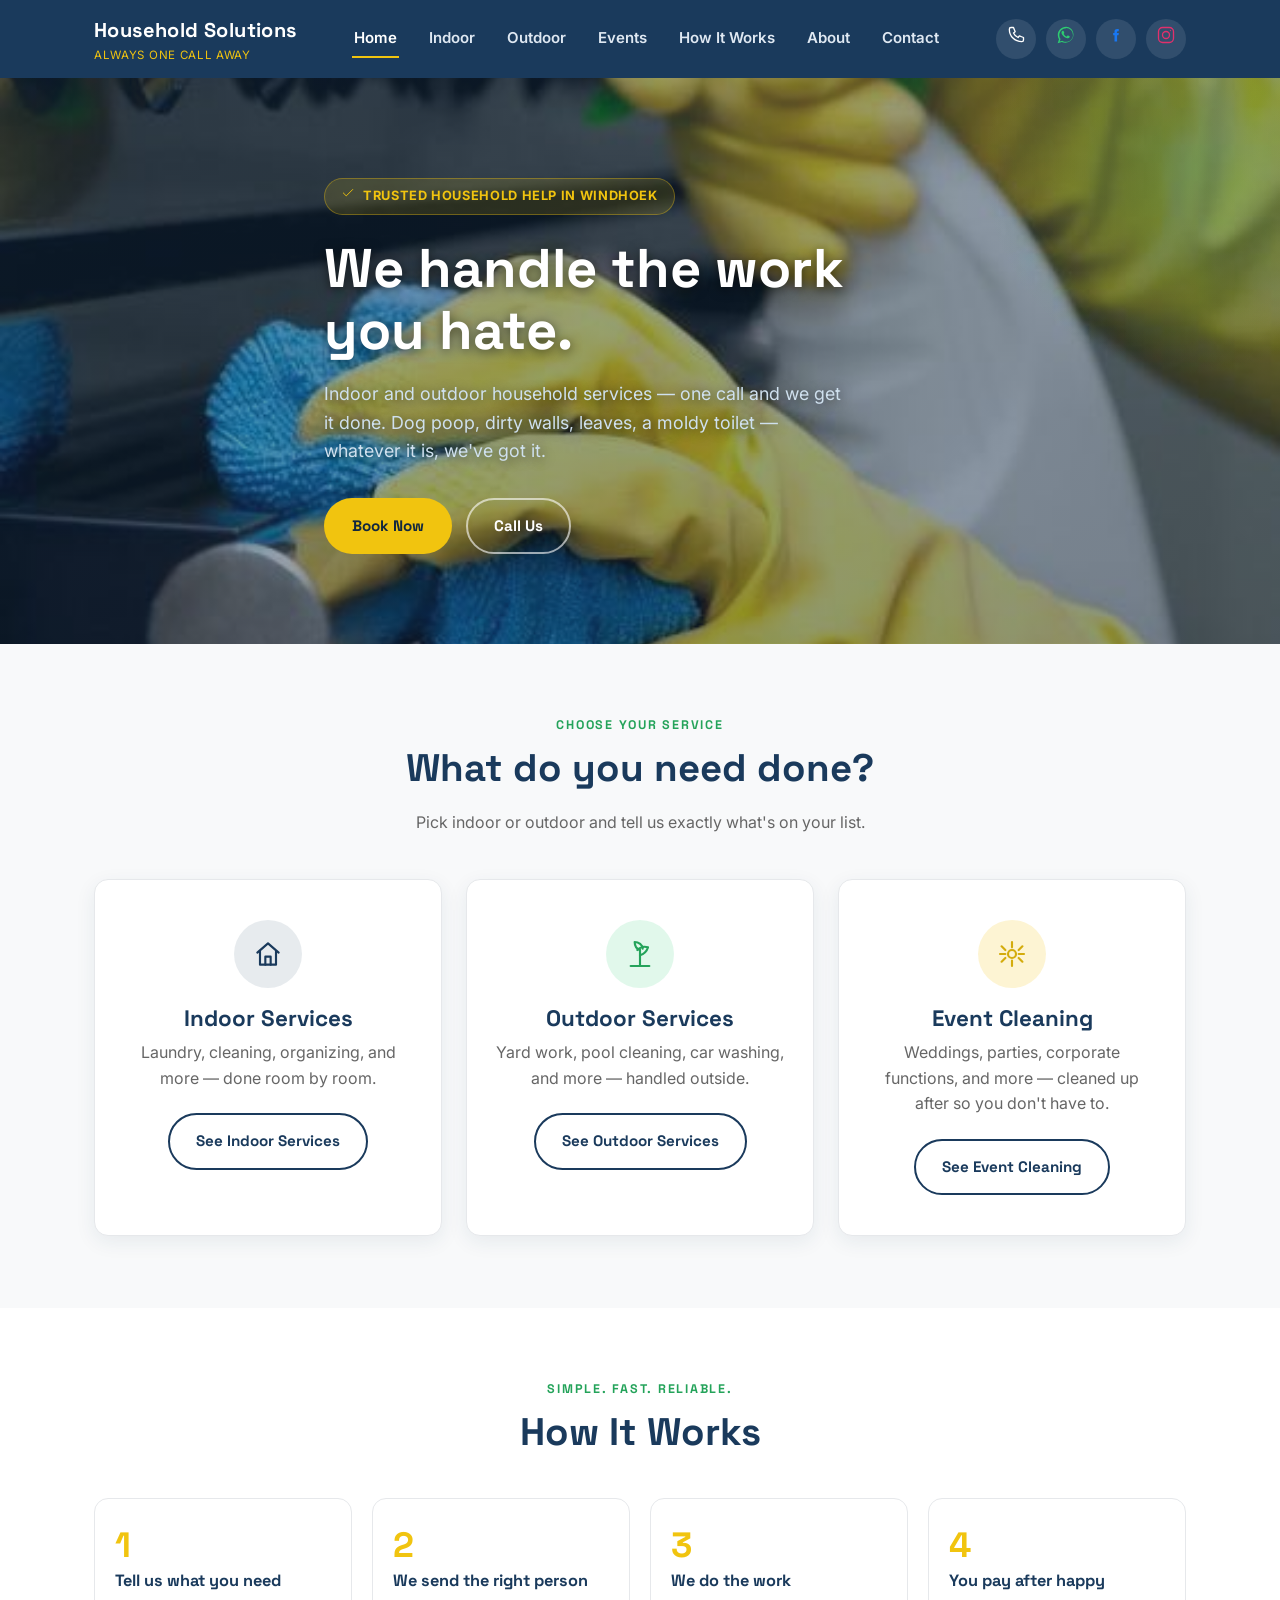
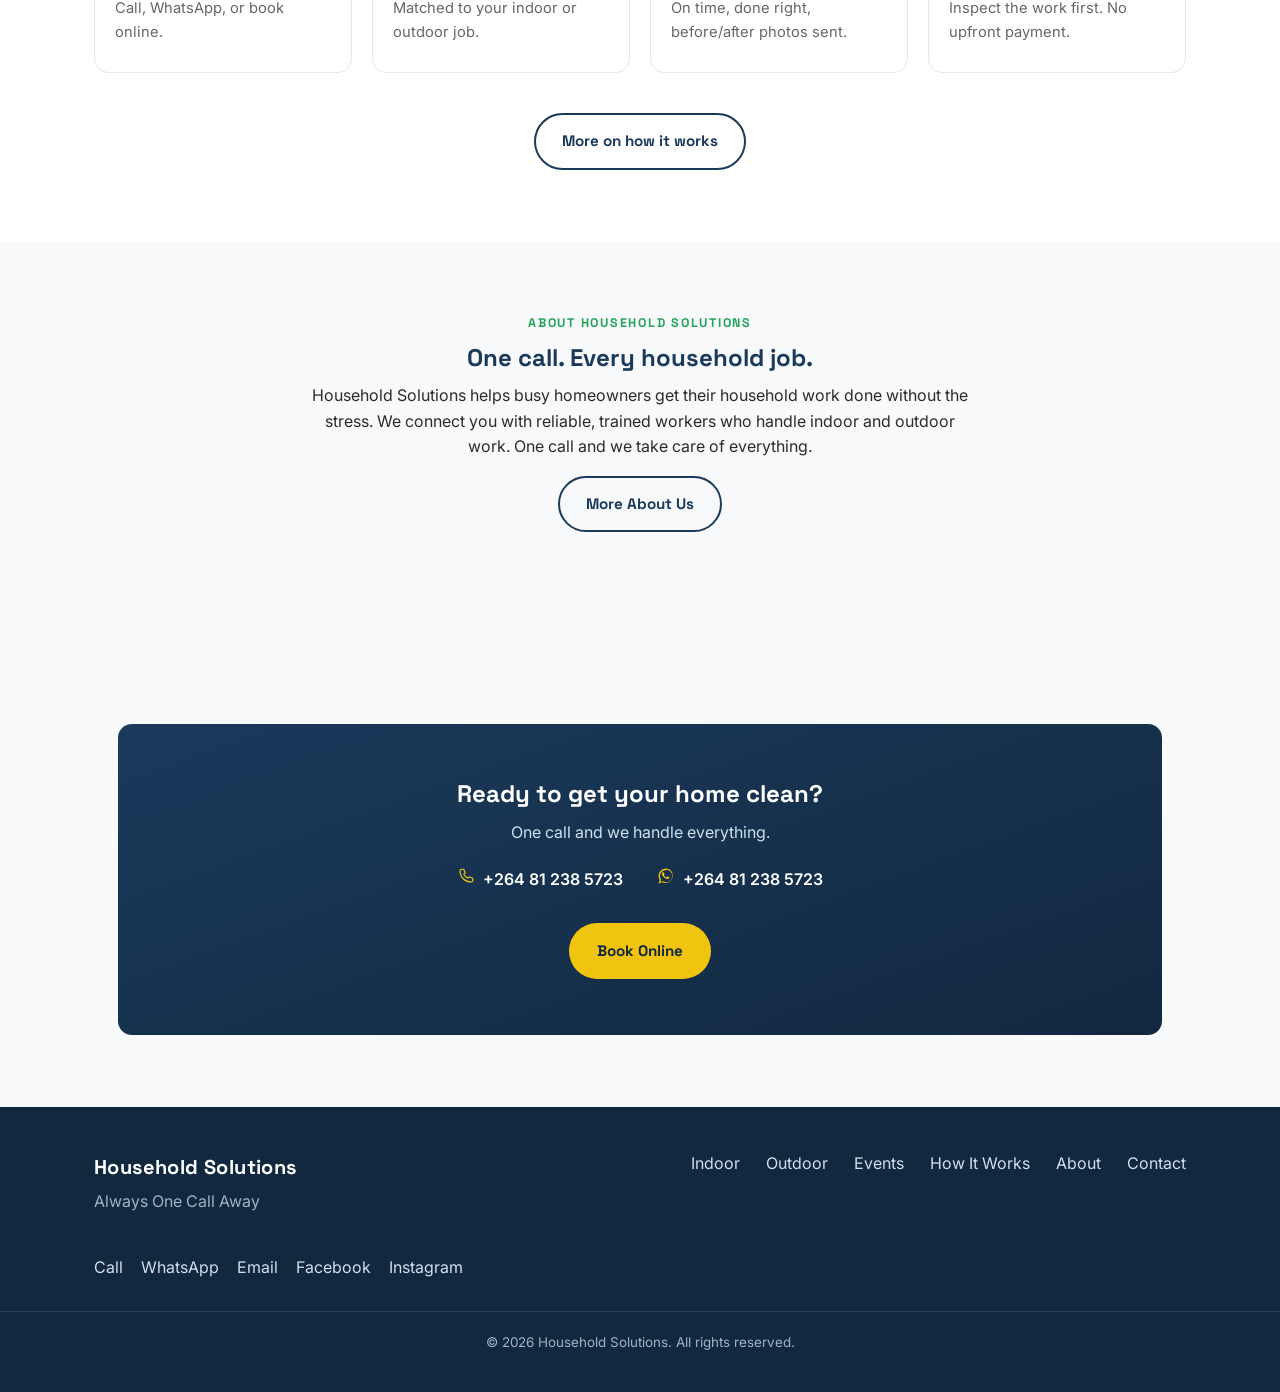
<file: index.html>
<!DOCTYPE html>
<html lang="en">
<head>
<meta charset="UTF-8">
<meta name="viewport" content="width=device-width, initial-scale=1.0">
<title>Household Solutions — Always One Call Away</title>
<meta name="description" content="Indoor and outdoor household services in Windhoek. One call and we get it done.">
<link rel="stylesheet" href="styles.css">
<link rel="icon" href="favicon.ico" sizes="any">
<link rel="icon" type="image/png" sizes="32x32" href="favicon-32x32.png">
<link rel="icon" type="image/png" sizes="16x16" href="favicon-16x16.png">
<link rel="apple-touch-icon" href="apple-touch-icon.png">
</head>
<body class="home-page">

<header class="site-header">
  <div class="wrap header-inner">
    <a href="index.html" class="brand">
      <span class="brand-name">Household Solutions</span>
      <span class="brand-tag">Always One Call Away</span>
    </a>
    <nav class="main-nav">
      <a class="nav-link" href="index.html">Home</a>
      <a class="nav-link" href="indoor.html">Indoor</a>
      <a class="nav-link" href="outdoor.html">Outdoor</a>
      <a class="nav-link" href="events.html">Events</a>
      <a class="nav-link" href="how-it-works.html">How It Works</a>
      <a class="nav-link" href="about.html">About</a>
      <a class="nav-link" href="contact.html">Contact</a>
    </nav>
    <div class="header-actions">
      <a class="icon-btn" data-tel-href href="#" aria-label="Call us"><span data-icon="phone"></span></a>
      <a class="icon-btn wa" data-wa-href href="#" target="_blank" aria-label="WhatsApp us"><span data-icon="whatsapp"></span></a>
      <a class="icon-btn fb" href="https://www.facebook.com/profile.php?id=61592919043495" target="_blank" rel="noopener" aria-label="Facebook"><span data-icon="facebook"></span></a>
      <a class="icon-btn ig" href="https://www.instagram.com/householdsolutions972026/" target="_blank" rel="noopener" aria-label="Instagram"><span data-icon="instagram"></span></a>
      <button class="nav-toggle" aria-label="Menu">
        <svg viewBox="0 0 24 24" fill="none" stroke="currentColor" stroke-width="2" stroke-linecap="round"><path d="M3 6h18M3 12h18M3 18h18"/></svg>
      </button>
    </div>
  </div>
</header>

<section class="hero">
  <div class="wrap hero-inner">
    <span class="hero-badge"><span data-icon="check"></span> Trusted household help in Windhoek</span>
    <h1>We handle the work you hate.</h1>
    <p class="lead">Indoor and outdoor household services — one call and we get it done. Dog poop, dirty walls, leaves, a moldy toilet — whatever it is, we've got it.</p>
    <div class="btn-row">
      <a href="booking.html" class="btn btn-gold">Book Now</a>
      <a data-tel-href href="#" class="btn btn-outline">Call Us</a>
    </div>
  </div>
</section>

<section class="section">
  <div class="wrap">
    <div class="section-head">
      <span class="eyebrow">Choose your service</span>
      <h2>What do you need done?</h2>
      <p>Pick indoor or outdoor and tell us exactly what's on your list.</p>
    </div>
    <div class="choice-grid">
      <a href="indoor.html" class="choice-card indoor">
        <div class="choice-icon" data-icon="home"></div>
        <h3>Indoor Services</h3>
        <p>Laundry, cleaning, organizing, and more — done room by room.</p>
        <span class="btn btn-outline-blue">See Indoor Services</span>
      </a>
      <a href="outdoor.html" class="choice-card outdoor">
        <div class="choice-icon" data-icon="yard"></div>
        <h3>Outdoor Services</h3>
        <p>Yard work, pool cleaning, car washing, and more — handled outside.</p>
        <span class="btn btn-outline-blue">See Outdoor Services</span>
      </a>
      <a href="events.html" class="choice-card events">
        <div class="choice-icon" data-icon="general"></div>
        <h3>Event Cleaning</h3>
        <p>Weddings, parties, corporate functions, and more — cleaned up after so you don't have to.</p>
        <span class="btn btn-outline-blue">See Event Cleaning</span>
      </a>
    </div>
  </div>
</section>

<section class="section section-alt">
  <div class="wrap">
    <div class="section-head">
      <span class="eyebrow">Simple. Fast. Reliable.</span>
      <h2>How It Works</h2>
    </div>
    <div class="steps-grid">
      <div class="step-card"><div class="step-num">1</div><h4>Tell us what you need</h4><p>Call, WhatsApp, or book online.</p></div>
      <div class="step-card"><div class="step-num">2</div><h4>We send the right person</h4><p>Matched to your indoor or outdoor job.</p></div>
      <div class="step-card"><div class="step-num">3</div><h4>We do the work</h4><p>On time, done right, before/after photos sent.</p></div>
      <div class="step-card"><div class="step-num">4</div><h4>You pay after happy</h4><p>Inspect the work first. No upfront payment.</p></div>
    </div>
    <div class="center mt-40">
      <a href="how-it-works.html" class="btn btn-outline-blue">More on how it works</a>
    </div>
  </div>
</section>

<section class="section">
  <div class="wrap about-copy">
    <span class="eyebrow">About Household Solutions</span>
    <h2>One call. Every household job.</h2>
    <p>Household Solutions helps busy homeowners get their household work done without the stress. We connect you with reliable, trained workers who handle indoor and outdoor work. One call and we take care of everything.</p>
    <a href="about.html" class="btn btn-outline-blue">More About Us</a>
  </div>
</section>

<section class="section">
  <div class="wrap">
    <div class="cta-band">
      <h2>Ready to get your home clean?</h2>
      <p>One call and we handle everything.</p>
      <div class="cta-contacts">
        <span class="cta-contact"><span data-icon="phone"></span> <span data-phone-text></span></span>
        <span class="cta-contact"><span data-icon="whatsapp"></span> <span data-phone-text></span></span>
      </div>
      <a href="booking.html" class="btn btn-gold">Book Online</a>
    </div>
  </div>
</section>

<footer class="site-footer">
  <div class="wrap footer-inner">
    <div class="footer-brand">
      <span class="brand-name">Household Solutions</span>
      <p style="color:#9db3c6;margin-top:6px;">Always One Call Away</p>
    </div>
    <nav class="footer-links">
      <a href="indoor.html">Indoor</a>
      <a href="outdoor.html">Outdoor</a>
      <a href="events.html">Events</a>
      <a href="how-it-works.html">How It Works</a>
      <a href="about.html">About</a>
      <a href="contact.html">Contact</a>
    </nav>
    <div class="footer-contacts">
      <a data-tel-href href="#">Call</a>
      <a data-wa-href href="#" target="_blank">WhatsApp</a>
      <a href="mailto:householdsolutions97@gmail.com">Email</a>
      <a href="https://www.facebook.com/profile.php?id=61592919043495" target="_blank" rel="noopener">Facebook</a>
      <a href="https://www.instagram.com/householdsolutions972026/" target="_blank" rel="noopener">Instagram</a>
    </div>
  </div>
  <p class="footer-bottom">© 2026 Household Solutions. All rights reserved.</p>
</footer>

<script src="icons.js"></script>
<script src="main.js"></script>
</body>
</html>
</file>
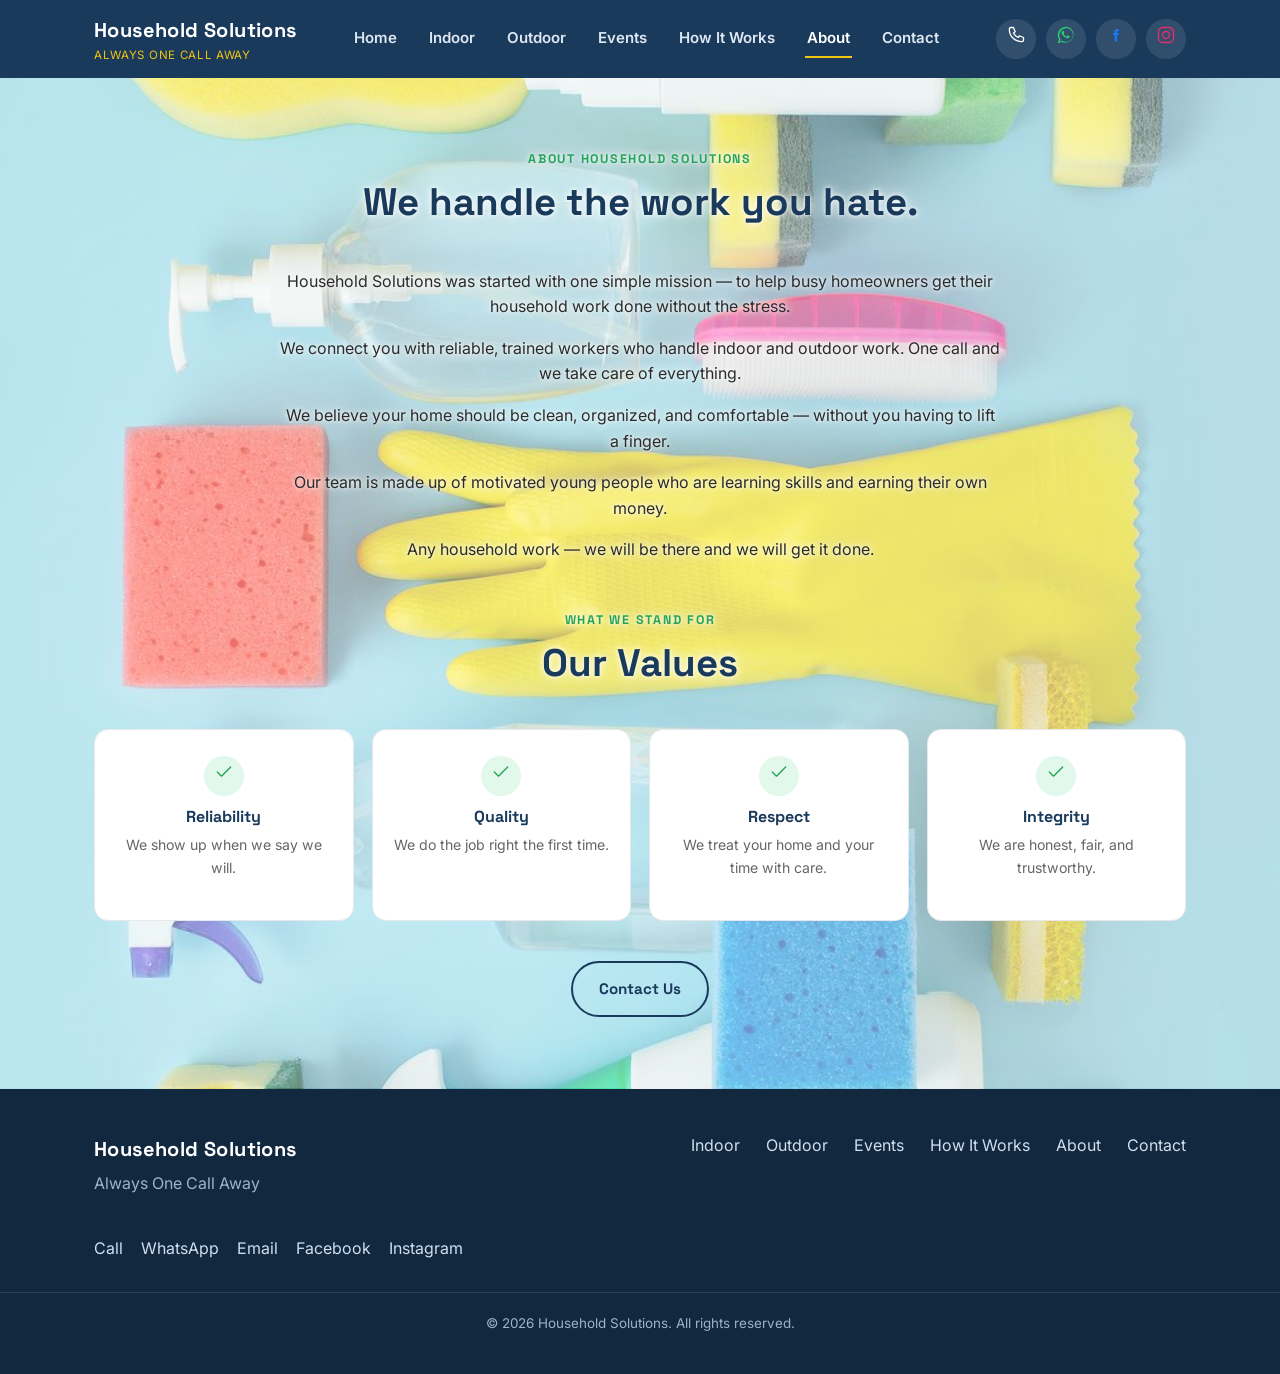
<file: about.html>
<!DOCTYPE html>
<html lang="en">
<head>
<meta charset="UTF-8">
<meta name="viewport" content="width=device-width, initial-scale=1.0">
<title>About Us — Household Solutions</title>
<link rel="stylesheet" href="styles.css">
<link rel="icon" href="favicon.ico" sizes="any">
<link rel="icon" type="image/png" sizes="32x32" href="favicon-32x32.png">
<link rel="icon" type="image/png" sizes="16x16" href="favicon-16x16.png">
<link rel="apple-touch-icon" href="apple-touch-icon.png">
</head>
<body class="about-page">

<header class="site-header">
  <div class="wrap header-inner">
    <a href="index.html" class="brand">
      <span class="brand-name">Household Solutions</span>
      <span class="brand-tag">Always One Call Away</span>
    </a>
    <nav class="main-nav">
      <a class="nav-link" href="index.html">Home</a>
      <a class="nav-link" href="indoor.html">Indoor</a>
      <a class="nav-link" href="outdoor.html">Outdoor</a>
      <a class="nav-link" href="events.html">Events</a>
      <a class="nav-link" href="how-it-works.html">How It Works</a>
      <a class="nav-link active" href="about.html">About</a>
      <a class="nav-link" href="contact.html">Contact</a>
    </nav>
    <div class="header-actions">
      <a class="icon-btn" data-tel-href href="#" aria-label="Call us"><span data-icon="phone"></span></a>
      <a class="icon-btn wa" data-wa-href href="#" target="_blank" aria-label="WhatsApp us"><span data-icon="whatsapp"></span></a>
      <a class="icon-btn fb" href="https://www.facebook.com/profile.php?id=61592919043495" target="_blank" rel="noopener" aria-label="Facebook"><span data-icon="facebook"></span></a>
      <a class="icon-btn ig" href="https://www.instagram.com/householdsolutions972026/" target="_blank" rel="noopener" aria-label="Instagram"><span data-icon="instagram"></span></a>
      <button class="nav-toggle" aria-label="Menu">
        <svg viewBox="0 0 24 24" fill="none" stroke="currentColor" stroke-width="2" stroke-linecap="round"><path d="M3 6h18M3 12h18M3 18h18"/></svg>
      </button>
    </div>
  </div>
</header>

<section class="section">
  <div class="wrap">
    <div class="section-head">
      <span class="eyebrow">About Household Solutions</span>
      <h2>We handle the work you hate.</h2>
    </div>

    <div class="about-copy">
      <p>Household Solutions was started with one simple mission — to help busy homeowners get their household work done without the stress.</p>
      <p>We connect you with reliable, trained workers who handle indoor and outdoor work. One call and we take care of everything.</p>
      <p>We believe your home should be clean, organized, and comfortable — without you having to lift a finger.</p>
      <p>Our team is made up of motivated young people who are learning skills and earning their own money.</p>
      <p>Any household work — we will be there and we will get it done.</p>
    </div>

    <div class="section-head">
      <span class="eyebrow">What we stand for</span>
      <h2>Our Values</h2>
    </div>

    <div class="values-grid">
      <div class="value-card">
        <div class="value-check"><span data-icon="check"></span></div>
        <h4>Reliability</h4>
        <p style="font-size:0.88rem;color:var(--text-light);margin-top:8px;">We show up when we say we will.</p>
      </div>
      <div class="value-card">
        <div class="value-check"><span data-icon="check"></span></div>
        <h4>Quality</h4>
        <p style="font-size:0.88rem;color:var(--text-light);margin-top:8px;">We do the job right the first time.</p>
      </div>
      <div class="value-card">
        <div class="value-check"><span data-icon="check"></span></div>
        <h4>Respect</h4>
        <p style="font-size:0.88rem;color:var(--text-light);margin-top:8px;">We treat your home and your time with care.</p>
      </div>
      <div class="value-card">
        <div class="value-check"><span data-icon="check"></span></div>
        <h4>Integrity</h4>
        <p style="font-size:0.88rem;color:var(--text-light);margin-top:8px;">We are honest, fair, and trustworthy.</p>
      </div>
    </div>

    <div class="center mt-40">
      <a href="contact.html" class="btn btn-outline-blue">Contact Us</a>
    </div>
  </div>
</section>

<footer class="site-footer">
  <div class="wrap footer-inner">
    <div class="footer-brand">
      <span class="brand-name">Household Solutions</span>
      <p style="color:#9db3c6;margin-top:6px;">Always One Call Away</p>
    </div>
    <nav class="footer-links">
      <a href="indoor.html">Indoor</a>
      <a href="outdoor.html">Outdoor</a>
      <a href="events.html">Events</a>
      <a href="how-it-works.html">How It Works</a>
      <a href="about.html">About</a>
      <a href="contact.html">Contact</a>
    </nav>
    <div class="footer-contacts">
      <a data-tel-href href="#">Call</a>
      <a data-wa-href href="#" target="_blank">WhatsApp</a>
      <a href="mailto:householdsolutions97@gmail.com">Email</a>
      <a href="https://www.facebook.com/profile.php?id=61592919043495" target="_blank" rel="noopener">Facebook</a>
      <a href="https://www.instagram.com/householdsolutions972026/" target="_blank" rel="noopener">Instagram</a>
    </div>
  </div>
  <p class="footer-bottom">© 2026 Household Solutions. All rights reserved.</p>
</footer>

<script src="icons.js"></script>
<script src="main.js"></script>
</body>
</html>
</file>
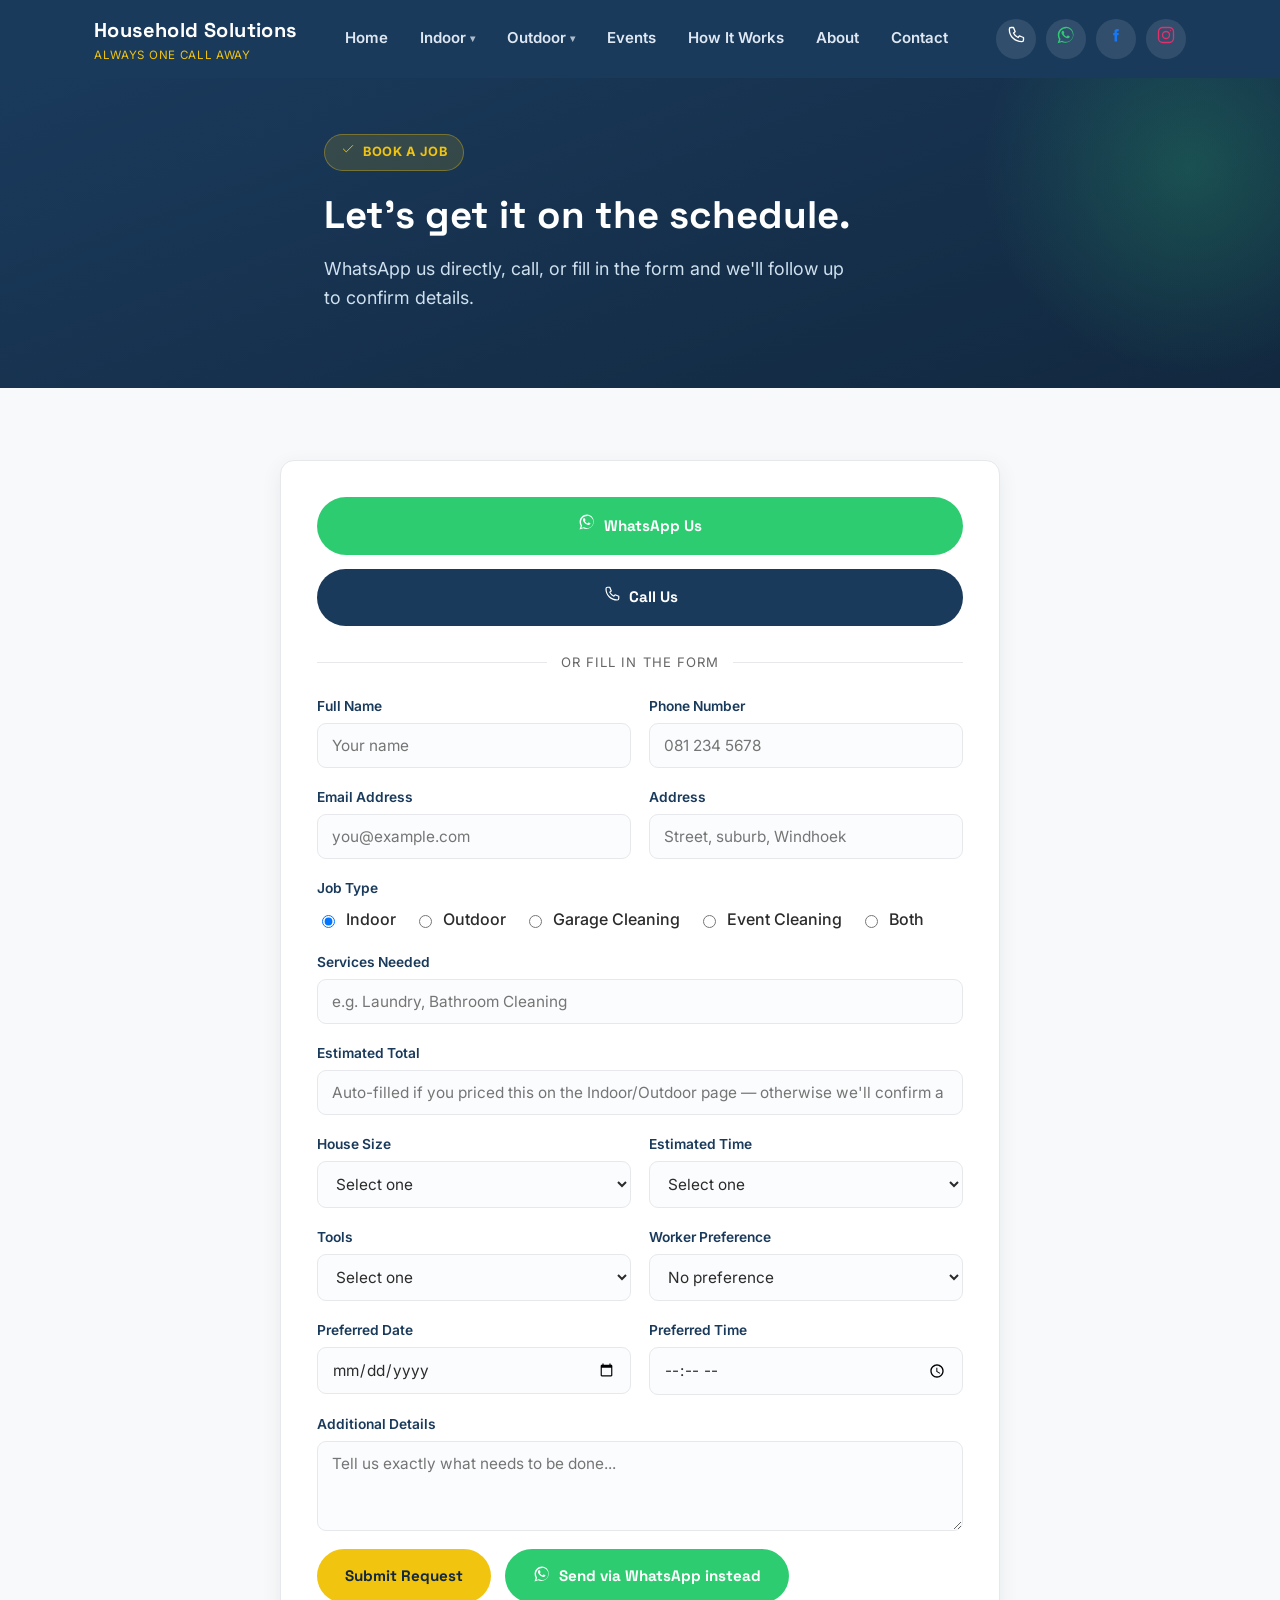
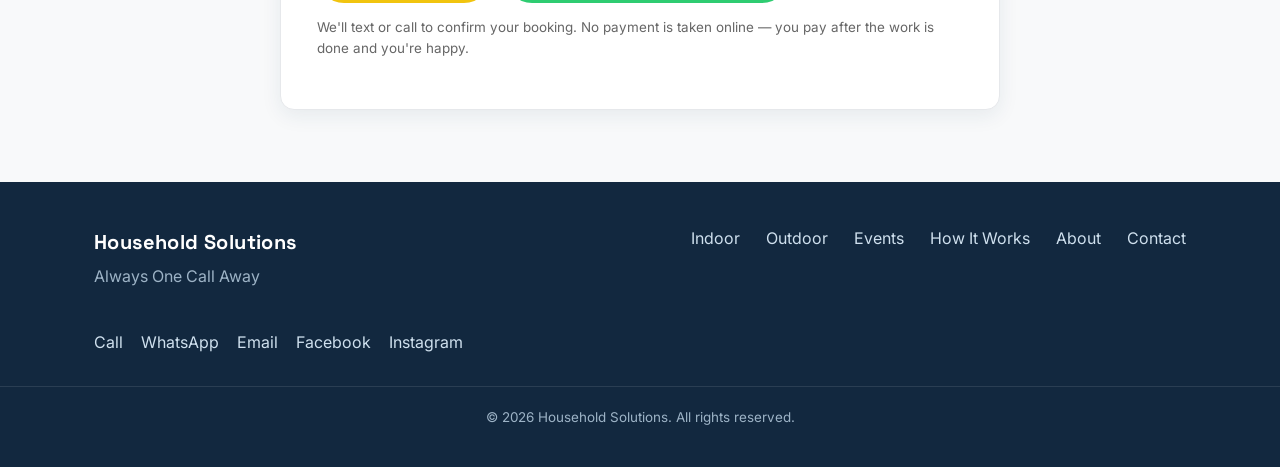
<file: booking.html>
<!DOCTYPE html>
<html lang="en">
<head>
<meta charset="UTF-8">
<meta name="viewport" content="width=device-width, initial-scale=1.0">
<title>Book a Job — Household Solutions</title>
<meta name="description" content="Book a household job in Windhoek — indoor, outdoor, or event cleaning. WhatsApp, call, or fill in the booking form and we'll confirm the details.">
<link rel="canonical" href="https://steveselviro-droid.github.io/HouseHold-Solutions/booking.html">
<meta property="og:type" content="website">
<meta property="og:title" content="Book a Job — Household Solutions">
<meta property="og:description" content="Book a household job in Windhoek — indoor, outdoor, or event cleaning. WhatsApp, call, or fill in the booking form and we'll confirm the details.">
<meta property="og:url" content="https://steveselviro-droid.github.io/HouseHold-Solutions/booking.html">
<meta property="og:image" content="https://steveselviro-droid.github.io/HouseHold-Solutions/images/home-bg.jpg">
<meta name="twitter:card" content="summary_large_image">
<meta name="twitter:title" content="Book a Job — Household Solutions">
<meta name="twitter:description" content="Book a household job in Windhoek — indoor, outdoor, or event cleaning. WhatsApp, call, or fill in the booking form and we'll confirm the details.">
<link rel="stylesheet" href="styles.css">
<link rel="icon" href="favicon.ico" sizes="any">
<link rel="icon" type="image/png" sizes="32x32" href="favicon-32x32.png">
<link rel="icon" type="image/png" sizes="16x16" href="favicon-16x16.png">
<link rel="apple-touch-icon" href="apple-touch-icon.png">
</head>
<body>

<header class="site-header">
  <div class="wrap header-inner">
    <a href="index.html" class="brand">
      <span class="brand-name">Household Solutions</span>
      <span class="brand-tag">Always One Call Away</span>
    </a>
    <nav class="main-nav">
      <a class="nav-link" href="index.html">Home</a>
      <div class="nav-item has-dropdown">
        <a class="nav-link" href="indoor.html">Indoor</a>
        <div class="nav-dropdown">
          <span class="nav-dropdown-label">Jump to house size</span>
          <a href="indoor.html#size-small">Small <span>2 bed</span></a>
          <a href="indoor.html#size-medium">Medium <span>3 bed</span></a>
          <a href="indoor.html#size-large">Large <span>4 bed</span></a>
          <a href="indoor.html#size-xl">XL <span>5+ bed</span></a>
        </div>
      </div>
      <div class="nav-item has-dropdown">
        <a class="nav-link" href="outdoor.html">Outdoor</a>
        <div class="nav-dropdown">
          <span class="nav-dropdown-label">Jump to size / job</span>
          <a href="outdoor.html#size-small">Small <span>yard</span></a>
          <a href="outdoor.html#size-medium">Medium <span>yard</span></a>
          <a href="outdoor.html#size-large">Large <span>yard</span></a>
          <a href="outdoor.html#size-xl">XL <span>yard</span></a>
          <a href="outdoor.html#garage">Garage <span>cleaning</span></a>
        </div>
      </div>
      <a class="nav-link" href="events.html">Events</a>
      <a class="nav-link" href="how-it-works.html">How It Works</a>
      <a class="nav-link" href="about.html">About</a>
      <a class="nav-link" href="contact.html">Contact</a>
    </nav>
    <div class="header-actions">
      <a class="icon-btn" data-tel-href href="#" aria-label="Call us"><span data-icon="phone"></span></a>
      <a class="icon-btn wa" data-wa-href href="#" target="_blank" aria-label="WhatsApp us"><span data-icon="whatsapp"></span></a>
      <a class="icon-btn fb" href="https://www.facebook.com/profile.php?id=61592919043495" target="_blank" rel="noopener" aria-label="Facebook"><span data-icon="facebook"></span></a>
      <a class="icon-btn ig" href="https://www.instagram.com/householdsolutions972026/" target="_blank" rel="noopener" aria-label="Instagram"><span data-icon="instagram"></span></a>
      <button class="nav-toggle" aria-label="Menu">
        <svg viewBox="0 0 24 24" fill="none" stroke="currentColor" stroke-width="2" stroke-linecap="round"><path d="M3 6h18M3 12h18M3 18h18"/></svg>
      </button>
    </div>
  </div>
</header>

<section class="hero" style="padding:56px 0 44px;">
  <div class="wrap hero-inner">
    <span class="hero-badge"><span data-icon="check"></span> Book a job</span>
    <h1 style="font-size:clamp(1.8rem,4vw,2.4rem);">Let's get it on the schedule.</h1>
    <p class="lead">WhatsApp us directly, call, or fill in the form and we'll follow up to confirm details.</p>
  </div>
</section>

<section class="section">
  <div class="wrap">
    <div class="form-shell">

      <div class="quick-actions">
        <a data-wa-href href="#" target="_blank" class="btn btn-green btn-block"><span data-icon="whatsapp"></span> WhatsApp Us</a>
        <a data-tel-href href="#" class="btn btn-blue btn-block"><span data-icon="phone"></span> Call Us</a>
      </div>

      <div class="divider">or fill in the form</div>

      <form id="booking-form" data-formspree action="https://formspree.io/f/moeawbnz" method="POST">
        <div class="form-success" id="success-msg"></div>

        <div class="field-grid">
          <div class="field">
            <label for="name">Full Name</label>
            <input id="name" name="name" type="text" required placeholder="Your name">
          </div>
          <div class="field">
            <label for="phone">Phone Number</label>
            <input id="phone" name="phone" type="tel" required placeholder="081 234 5678">
          </div>
        </div>

        <div class="field-grid">
          <div class="field">
            <label for="email">Email Address</label>
            <input id="email" name="email" type="email" placeholder="you@example.com">
          </div>
          <div class="field">
            <label for="address">Address</label>
            <input id="address" name="address" type="text" required placeholder="Street, suburb, Windhoek">
          </div>
        </div>

        <fieldset>
          <legend>Job Type</legend>
          <div class="radio-row">
            <label><input type="radio" name="job_type" value="Indoor" checked> Indoor</label>
            <label><input type="radio" name="job_type" value="Outdoor"> Outdoor</label>
            <label><input type="radio" name="job_type" value="Garage Cleaning"> Garage Cleaning</label>
            <label><input type="radio" name="job_type" value="Events"> Event Cleaning</label>
            <label><input type="radio" name="job_type" value="Both"> Both</label>
          </div>
        </fieldset>

        <div class="field">
          <label for="services">Services Needed</label>
          <input id="services" name="services" type="text" placeholder="e.g. Laundry, Bathroom Cleaning">
        </div>

        <div class="field">
          <label for="total">Estimated Total</label>
          <input id="total" name="total" type="text" placeholder="Auto-filled if you priced this on the Indoor/Outdoor page — otherwise we'll confirm a quote with you">
        </div>

        <div class="field-grid">
          <div class="field">
            <label for="area_size">House Size</label>
            <select id="area_size" name="area_size">
              <option value="">Select one</option>
              <option>Small (2 bed, 1 bath)</option>
              <option>Medium (3 bed, 1–2 bath)</option>
              <option>Large (4 bed, 2–3 bath)</option>
              <option>XL (5+ bed, 3+ bath)</option>
              <option>Not sure</option>
            </select>
          </div>
          <div class="field">
            <label for="estimated_time">Estimated Time</label>
            <select id="estimated_time" name="estimated_time">
              <option value="">Select one</option>
              <option>Around 2 hours</option>
              <option>Around 4 hours</option>
              <option>Full day</option>
              <option>Not sure</option>
            </select>
          </div>
        </div>

        <div class="field-grid">
          <div class="field">
            <label for="tools">Tools</label>
            <select id="tools" name="tools">
              <option value="">Select one</option>
              <option>We'll bring our own tools</option>
              <option>Client will provide tools</option>
            </select>
          </div>
          <div class="field">
            <label for="worker_pref">Worker Preference</label>
            <select id="worker_pref" name="worker_pref">
              <option value="">No preference</option>
              <option>Male worker</option>
              <option>Female worker</option>
            </select>
          </div>
        </div>

        <div class="field-grid">
          <div class="field">
            <label for="date">Preferred Date</label>
            <input id="date" name="date" type="date">
          </div>
          <div class="field">
            <label for="time">Preferred Time</label>
            <input id="time" name="time" type="time">
          </div>
        </div>

        <div class="field">
          <label for="details">Additional Details</label>
          <textarea id="details" name="details" placeholder="Tell us exactly what needs to be done..."></textarea>
        </div>

        <div class="btn-row">
          <button type="submit" class="btn btn-gold">Submit Request</button>
          <button type="button" class="btn btn-green wa-prefill"><span data-icon="whatsapp"></span> Send via WhatsApp instead</button>
        </div>
        <p class="form-note">We'll text or call to confirm your booking. No payment is taken online — you pay after the work is done and you're happy.</p>
      </form>
    </div>
  </div>
</section>

<footer class="site-footer">
  <div class="wrap footer-inner">
    <div class="footer-brand">
      <span class="brand-name">Household Solutions</span>
      <p style="color:#9db3c6;margin-top:6px;">Always One Call Away</p>
    </div>
    <nav class="footer-links">
      <a href="indoor.html">Indoor</a>
      <a href="outdoor.html">Outdoor</a>
      <a href="events.html">Events</a>
      <a href="how-it-works.html">How It Works</a>
      <a href="about.html">About</a>
      <a href="contact.html">Contact</a>
    </nav>
    <div class="footer-contacts">
      <a data-tel-href href="#">Call</a>
      <a data-wa-href href="#" target="_blank">WhatsApp</a>
      <a href="mailto:householdsolutions97@gmail.com">Email</a>
      <a href="https://www.facebook.com/profile.php?id=61592919043495" target="_blank" rel="noopener">Facebook</a>
      <a href="https://www.instagram.com/householdsolutions972026/" target="_blank" rel="noopener">Instagram</a>
    </div>
  </div>
  <p class="footer-bottom">© 2026 Household Solutions. All rights reserved.</p>
</footer>

<script src="icons.js"></script>
<script src="main.js"></script>
</body>
</html>
</file>
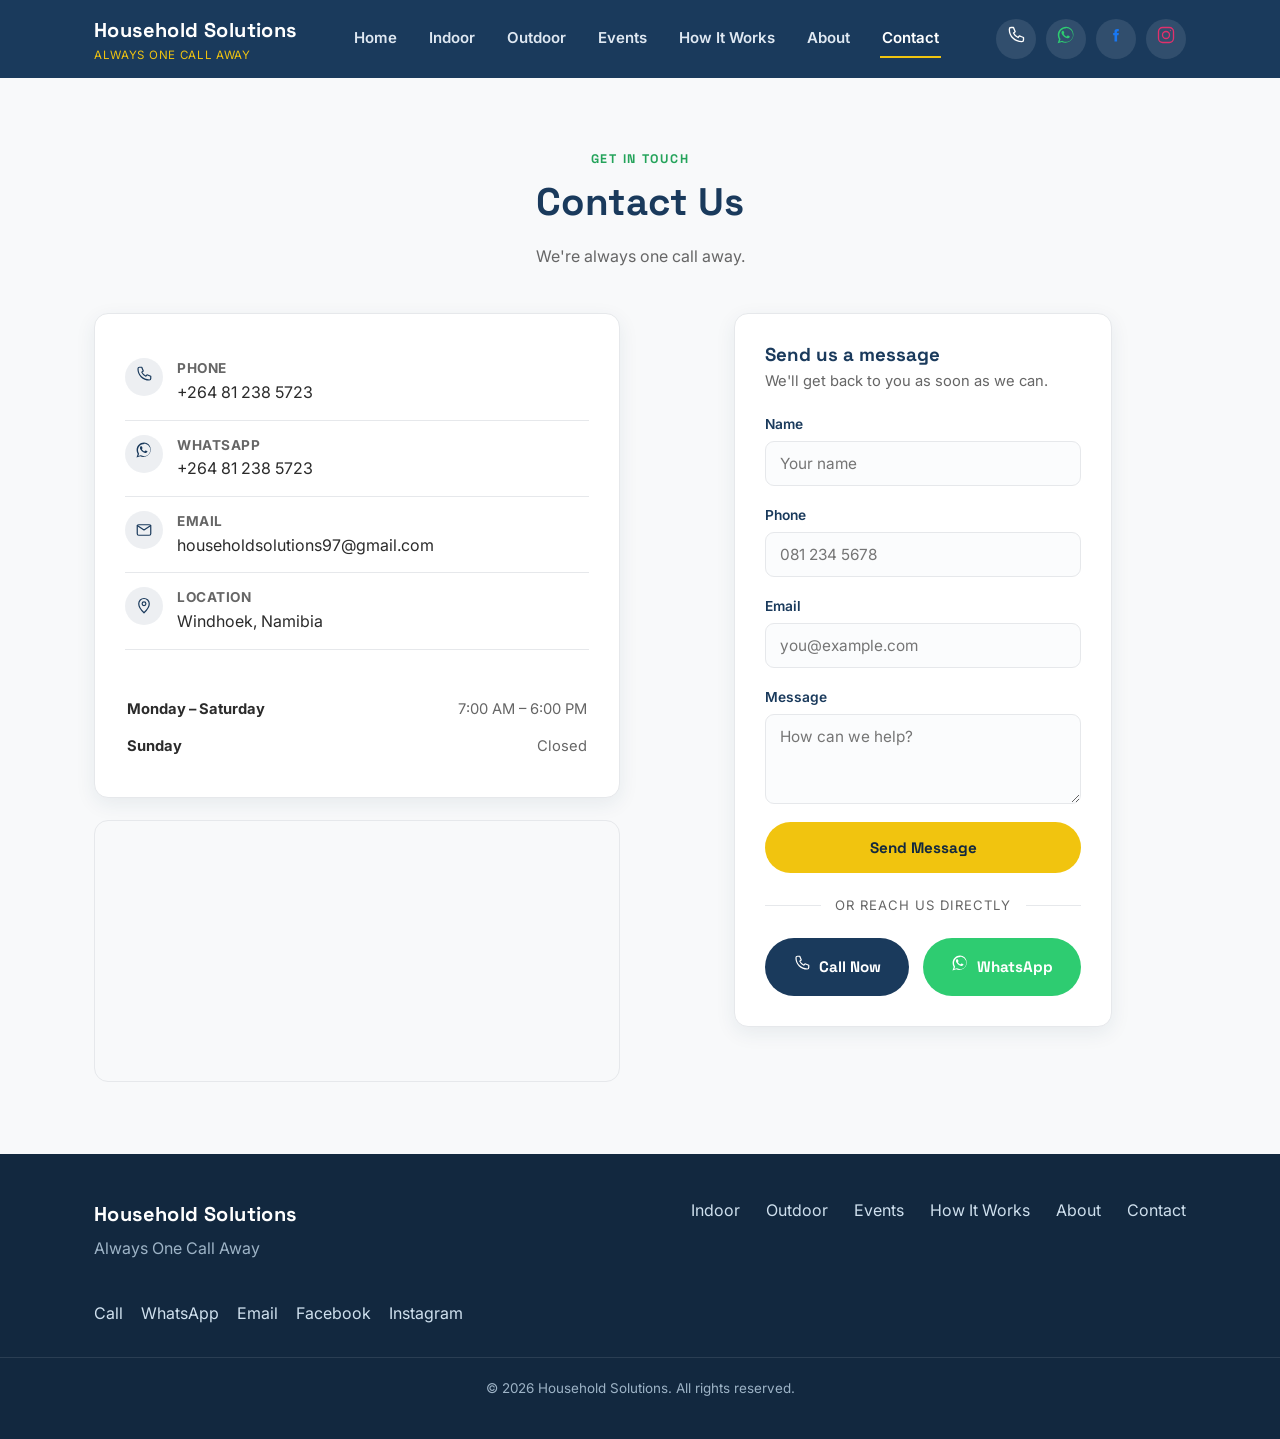
<file: contact.html>
<!DOCTYPE html>
<html lang="en">
<head>
<meta charset="UTF-8">
<meta name="viewport" content="width=device-width, initial-scale=1.0">
<title>Contact Us — Household Solutions</title>
<link rel="stylesheet" href="styles.css">
<link rel="icon" href="favicon.ico" sizes="any">
<link rel="icon" type="image/png" sizes="32x32" href="favicon-32x32.png">
<link rel="icon" type="image/png" sizes="16x16" href="favicon-16x16.png">
<link rel="apple-touch-icon" href="apple-touch-icon.png">
</head>
<body>

<header class="site-header">
  <div class="wrap header-inner">
    <a href="index.html" class="brand">
      <span class="brand-name">Household Solutions</span>
      <span class="brand-tag">Always One Call Away</span>
    </a>
    <nav class="main-nav">
      <a class="nav-link" href="index.html">Home</a>
      <a class="nav-link" href="indoor.html">Indoor</a>
      <a class="nav-link" href="outdoor.html">Outdoor</a>
      <a class="nav-link" href="events.html">Events</a>
      <a class="nav-link" href="how-it-works.html">How It Works</a>
      <a class="nav-link" href="about.html">About</a>
      <a class="nav-link active" href="contact.html">Contact</a>
    </nav>
    <div class="header-actions">
      <a class="icon-btn" data-tel-href href="#" aria-label="Call us"><span data-icon="phone"></span></a>
      <a class="icon-btn wa" data-wa-href href="#" target="_blank" aria-label="WhatsApp us"><span data-icon="whatsapp"></span></a>
      <a class="icon-btn fb" href="https://www.facebook.com/profile.php?id=61592919043495" target="_blank" rel="noopener" aria-label="Facebook"><span data-icon="facebook"></span></a>
      <a class="icon-btn ig" href="https://www.instagram.com/householdsolutions972026/" target="_blank" rel="noopener" aria-label="Instagram"><span data-icon="instagram"></span></a>
      <button class="nav-toggle" aria-label="Menu">
        <svg viewBox="0 0 24 24" fill="none" stroke="currentColor" stroke-width="2" stroke-linecap="round"><path d="M3 6h18M3 12h18M3 18h18"/></svg>
      </button>
    </div>
  </div>
</header>

<section class="section">
  <div class="wrap">
    <div class="section-head">
      <span class="eyebrow">Get in touch</span>
      <h2>Contact Us</h2>
      <p>We're always one call away.</p>
    </div>

    <div class="contact-grid">
      <div>
        <div class="contact-info-card">
          <div class="info-row">
            <div class="ic"><span data-icon="phone"></span></div>
            <div><strong>Phone</strong><a data-tel-href href="#" data-phone-text></a></div>
          </div>
          <div class="info-row">
            <div class="ic"><span data-icon="whatsapp"></span></div>
            <div><strong>WhatsApp</strong><a data-wa-href href="#" target="_blank" data-phone-text></a></div>
          </div>
          <div class="info-row">
            <div class="ic">
              <svg viewBox="0 0 24 24" fill="none" stroke="currentColor" stroke-width="1.6" stroke-linecap="round" stroke-linejoin="round"><path d="M4 4h16v16H4z" opacity="0"/><path d="M3 6l9 6 9-6"/><rect x="3" y="5" width="18" height="14" rx="2"/></svg>
            </div>
            <div><strong>Email</strong><a href="mailto:householdsolutions97@gmail.com">householdsolutions97@gmail.com</a></div>
          </div>
          <div class="info-row">
            <div class="ic">
              <svg viewBox="0 0 24 24" fill="none" stroke="currentColor" stroke-width="1.6" stroke-linecap="round" stroke-linejoin="round"><path d="M12 21s7-6.5 7-12a7 7 0 0 0-14 0c0 5.5 7 12 7 12Z"/><circle cx="12" cy="9" r="2.5"/></svg>
            </div>
            <div><strong>Location</strong><span>Windhoek, Namibia</span></div>
          </div>

          <table class="hours-table mt-40">
            <tr><td><strong>Monday – Saturday</strong></td><td>7:00 AM – 6:00 PM</td></tr>
            <tr><td><strong>Sunday</strong></td><td>Closed</td></tr>
          </table>
        </div>

        <div class="map-embed">
          <iframe src="https://maps.google.com/maps?q=Windhoek%2C%20Namibia&z=12&output=embed" loading="lazy" title="Household Solutions service area — Windhoek, Namibia"></iframe>
        </div>
      </div>

      <div class="form-shell" style="padding:30px;">
        <h3 style="margin-bottom:4px;">Send us a message</h3>
        <p style="color:var(--text-light);font-size:0.92rem;margin-bottom:20px;">We'll get back to you as soon as we can.</p>

        <div class="form-success"></div>

        <form data-formspree action="https://formspree.io/f/moeawbnz" method="POST">
          <div class="field">
            <label for="c-name">Name</label>
            <input id="c-name" name="name" type="text" required placeholder="Your name">
          </div>
          <div class="field">
            <label for="c-phone">Phone</label>
            <input id="c-phone" name="phone" type="tel" required placeholder="081 234 5678">
          </div>
          <div class="field">
            <label for="c-email">Email</label>
            <input id="c-email" name="email" type="email" placeholder="you@example.com">
          </div>
          <div class="field">
            <label for="c-message">Message</label>
            <textarea id="c-message" name="message" required placeholder="How can we help?"></textarea>
          </div>
          <button type="submit" class="btn btn-gold btn-block">Send Message</button>
        </form>

        <div class="divider">or reach us directly</div>
        <div class="btn-row">
          <a data-tel-href href="#" class="btn btn-blue"><span data-icon="phone"></span> Call Now</a>
          <a data-wa-href href="#" target="_blank" class="btn btn-green"><span data-icon="whatsapp"></span> WhatsApp</a>
        </div>
      </div>
    </div>
  </div>
</section>

<footer class="site-footer">
  <div class="wrap footer-inner">
    <div class="footer-brand">
      <span class="brand-name">Household Solutions</span>
      <p style="color:#9db3c6;margin-top:6px;">Always One Call Away</p>
    </div>
    <nav class="footer-links">
      <a href="indoor.html">Indoor</a>
      <a href="outdoor.html">Outdoor</a>
      <a href="events.html">Events</a>
      <a href="how-it-works.html">How It Works</a>
      <a href="about.html">About</a>
      <a href="contact.html">Contact</a>
    </nav>
    <div class="footer-contacts">
      <a data-tel-href href="#">Call</a>
      <a data-wa-href href="#" target="_blank">WhatsApp</a>
      <a href="mailto:householdsolutions97@gmail.com">Email</a>
      <a href="https://www.facebook.com/profile.php?id=61592919043495" target="_blank" rel="noopener">Facebook</a>
      <a href="https://www.instagram.com/householdsolutions972026/" target="_blank" rel="noopener">Instagram</a>
    </div>
  </div>
  <p class="footer-bottom">© 2026 Household Solutions. All rights reserved.</p>
</footer>

<script src="icons.js"></script>
<script src="main.js"></script>
</body>
</html>
</file>
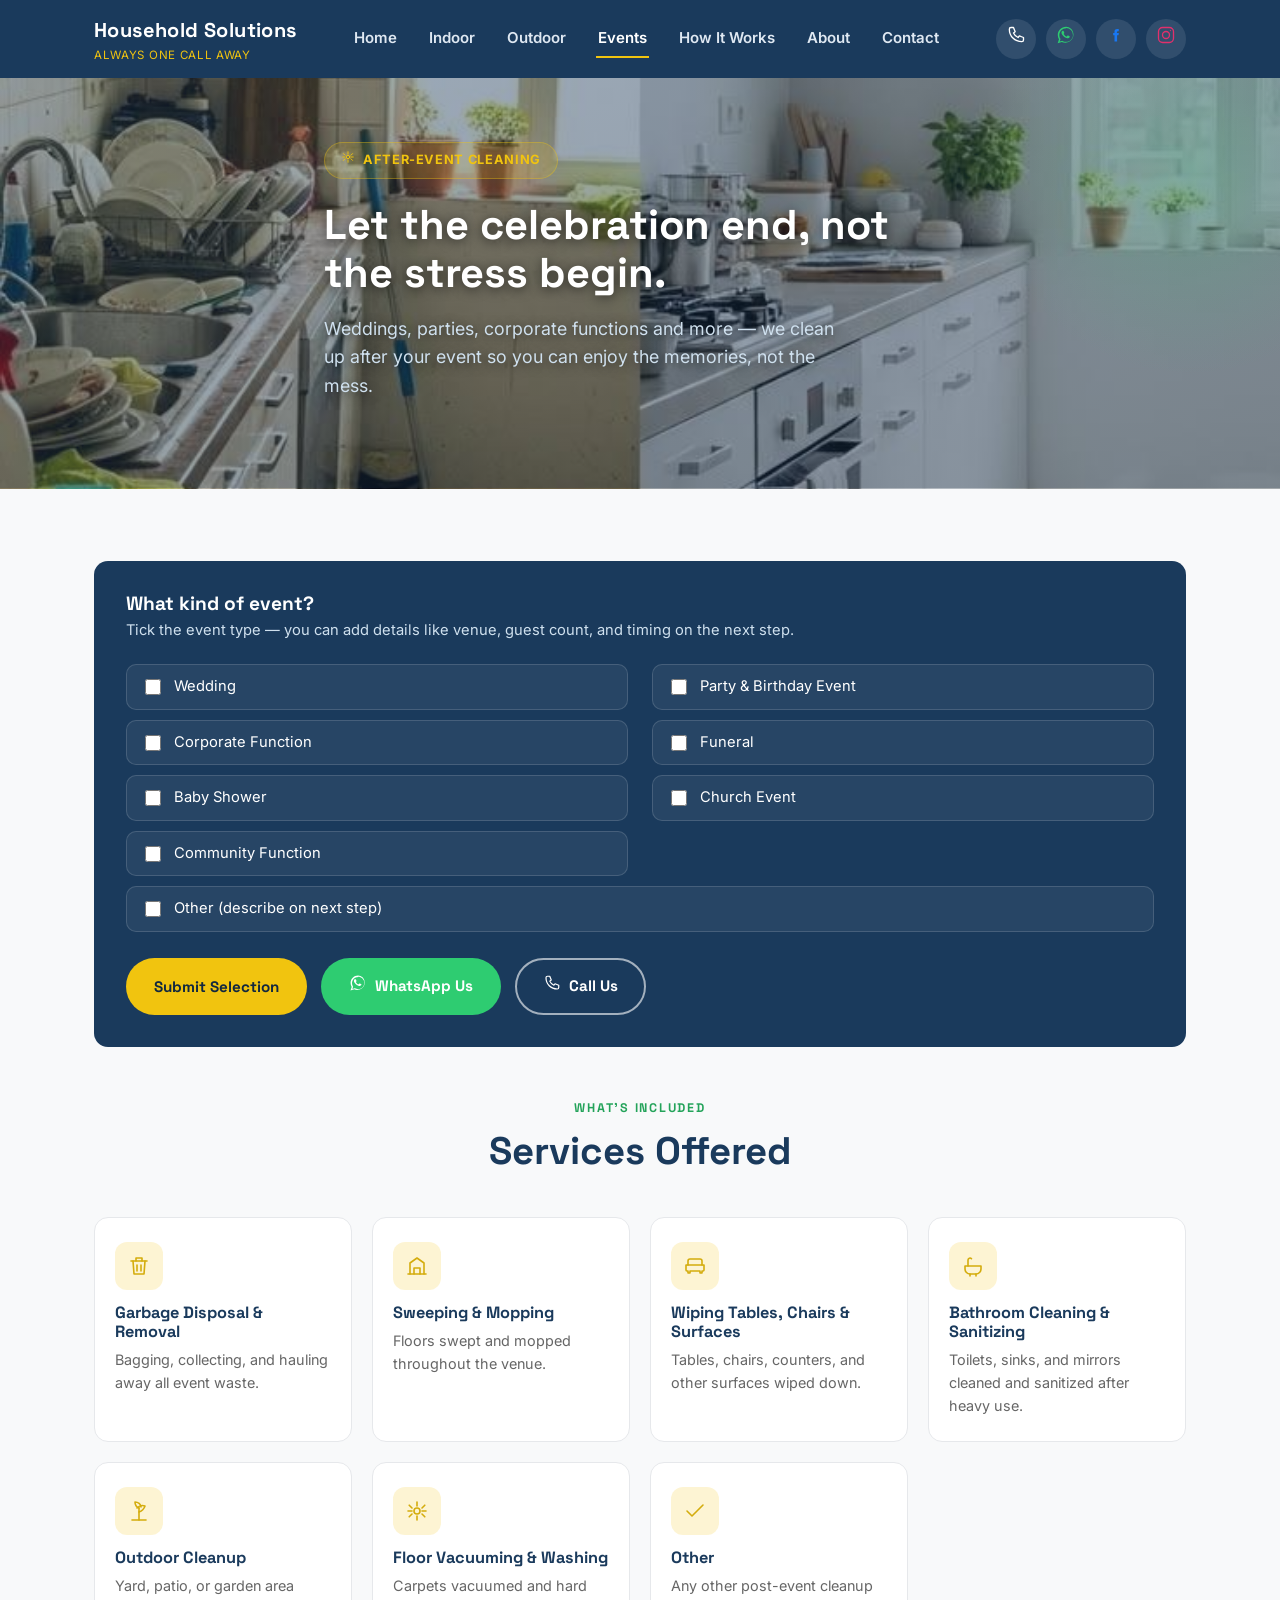
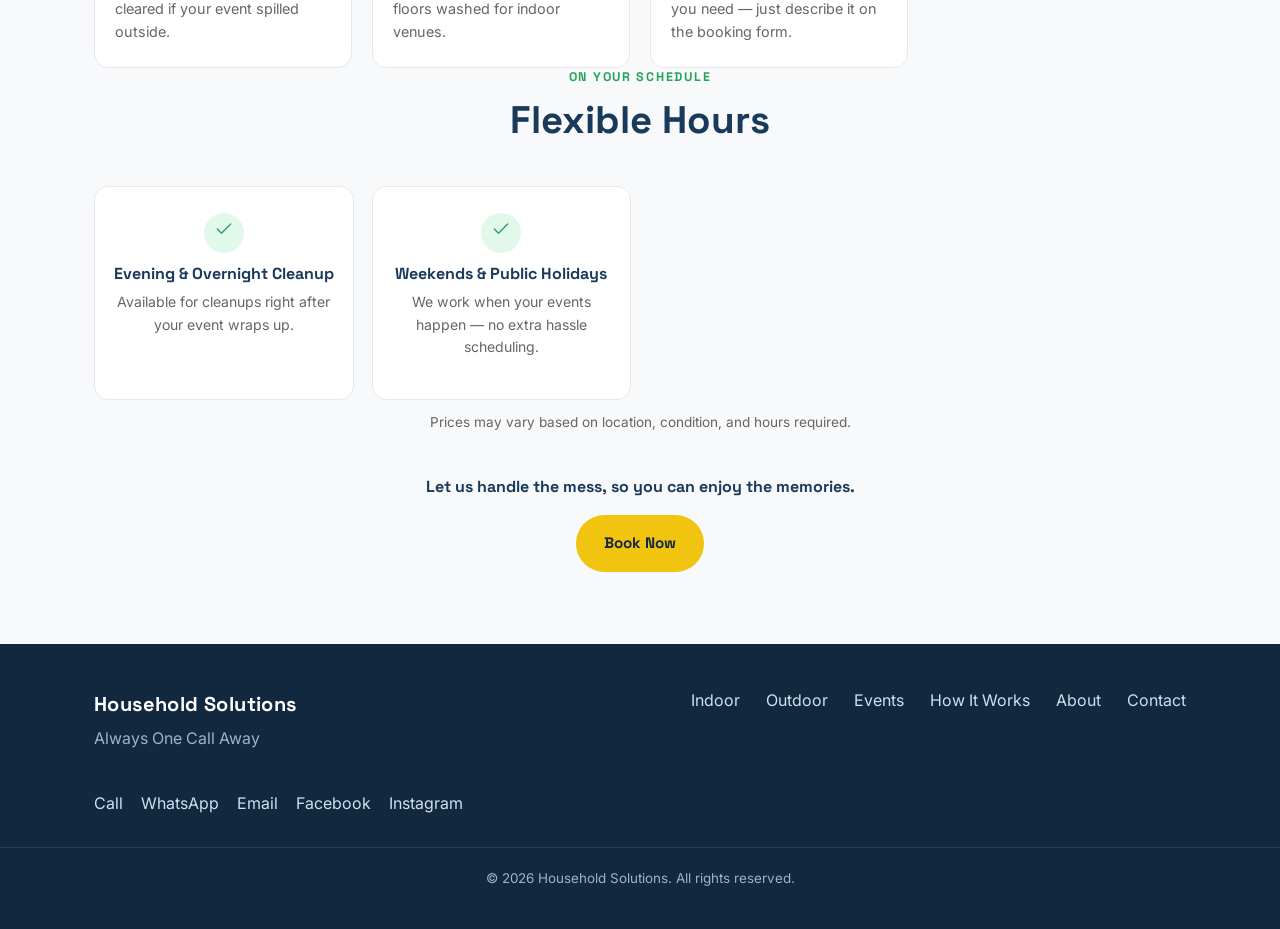
<file: events.html>
<!DOCTYPE html>
<html lang="en">
<head>
<meta charset="UTF-8">
<meta name="viewport" content="width=device-width, initial-scale=1.0">
<title>Event Cleaning — Household Solutions</title>
<link rel="stylesheet" href="styles.css">
<link rel="icon" href="favicon.ico" sizes="any">
<link rel="icon" type="image/png" sizes="32x32" href="favicon-32x32.png">
<link rel="icon" type="image/png" sizes="16x16" href="favicon-16x16.png">
<link rel="apple-touch-icon" href="apple-touch-icon.png">
</head>
<body class="events-page">

<header class="site-header">
  <div class="wrap header-inner">
    <a href="index.html" class="brand">
      <span class="brand-name">Household Solutions</span>
      <span class="brand-tag">Always One Call Away</span>
    </a>
    <nav class="main-nav">
      <a class="nav-link" href="index.html">Home</a>
      <a class="nav-link" href="indoor.html">Indoor</a>
      <a class="nav-link" href="outdoor.html">Outdoor</a>
      <a class="nav-link active" href="events.html">Events</a>
      <a class="nav-link" href="how-it-works.html">How It Works</a>
      <a class="nav-link" href="about.html">About</a>
      <a class="nav-link" href="contact.html">Contact</a>
    </nav>
    <div class="header-actions">
      <a class="icon-btn" data-tel-href href="#" aria-label="Call us"><span data-icon="phone"></span></a>
      <a class="icon-btn wa" data-wa-href href="#" target="_blank" aria-label="WhatsApp us"><span data-icon="whatsapp"></span></a>
      <a class="icon-btn fb" href="https://www.facebook.com/profile.php?id=61592919043495" target="_blank" rel="noopener" aria-label="Facebook"><span data-icon="facebook"></span></a>
      <a class="icon-btn ig" href="https://www.instagram.com/householdsolutions972026/" target="_blank" rel="noopener" aria-label="Instagram"><span data-icon="instagram"></span></a>
      <button class="nav-toggle" aria-label="Menu">
        <svg viewBox="0 0 24 24" fill="none" stroke="currentColor" stroke-width="2" stroke-linecap="round"><path d="M3 6h18M3 12h18M3 18h18"/></svg>
      </button>
    </div>
  </div>
</header>

<section class="hero" style="padding:64px 0 56px;">
  <div class="wrap hero-inner">
    <span class="hero-badge"><span data-icon="general"></span> After-Event Cleaning</span>
    <h1 style="font-size:clamp(1.9rem,4vw,2.6rem);">Let the celebration end, not the stress begin.</h1>
    <p class="lead">Weddings, parties, corporate functions and more — we clean up after your event so you can enjoy the memories, not the mess.</p>
  </div>
</section>

<section class="section">
  <div class="wrap">
    <div class="selector-panel" data-type="Events">
      <h3>What kind of event?</h3>
      <p class="sub">Tick the event type — you can add details like venue, guest count, and timing on the next step.</p>
      <div class="check-grid">
        <label class="check-item"><input type="checkbox" value="Wedding"> Wedding</label>
        <label class="check-item"><input type="checkbox" value="Party/Birthday Event"> Party &amp; Birthday Event</label>
        <label class="check-item"><input type="checkbox" value="Corporate Function"> Corporate Function</label>
        <label class="check-item"><input type="checkbox" value="Funeral"> Funeral</label>
        <label class="check-item"><input type="checkbox" value="Baby Shower"> Baby Shower</label>
        <label class="check-item"><input type="checkbox" value="Church Event"> Church Event</label>
        <label class="check-item"><input type="checkbox" value="Community Function"> Community Function</label>
        <label class="check-item other"><input type="checkbox" value="Other"> Other (describe on next step)</label>
      </div>
      <div class="btn-row">
        <button class="btn btn-gold selector-submit">Submit Selection</button>
        <a data-wa-href href="#" target="_blank" class="btn btn-green"><span data-icon="whatsapp"></span> WhatsApp Us</a>
        <a data-tel-href href="#" class="btn btn-outline"><span data-icon="phone"></span> Call Us</a>
      </div>
    </div>

    <div class="section-head">
      <span class="eyebrow">What's included</span>
      <h2>Services Offered</h2>
    </div>

    <div class="service-grid">
      <div class="service-card"><div class="service-icon" data-icon="trash"></div><h4>Garbage Disposal &amp; Removal</h4><p>Bagging, collecting, and hauling away all event waste.</p></div>
      <div class="service-card"><div class="service-icon" data-icon="floor"></div><h4>Sweeping &amp; Mopping</h4><p>Floors swept and mopped throughout the venue.</p></div>
      <div class="service-card"><div class="service-icon" data-icon="furniture"></div><h4>Wiping Tables, Chairs &amp; Surfaces</h4><p>Tables, chairs, counters, and other surfaces wiped down.</p></div>
      <div class="service-card"><div class="service-icon" data-icon="bathroom"></div><h4>Bathroom Cleaning &amp; Sanitizing</h4><p>Toilets, sinks, and mirrors cleaned and sanitized after heavy use.</p></div>
      <div class="service-card"><div class="service-icon" data-icon="yard"></div><h4>Outdoor Cleanup</h4><p>Yard, patio, or garden area cleared if your event spilled outside.</p></div>
      <div class="service-card"><div class="service-icon" data-icon="general"></div><h4>Floor Vacuuming &amp; Washing</h4><p>Carpets vacuumed and hard floors washed for indoor venues.</p></div>
      <div class="service-card"><div class="service-icon" data-icon="check"></div><h4>Other</h4><p>Any other post-event cleanup you need — just describe it on the booking form.</p></div>
    </div>

    <div class="section-head">
      <span class="eyebrow">On your schedule</span>
      <h2>Flexible Hours</h2>
    </div>

    <div class="values-grid">
      <div class="value-card">
        <div class="value-check"><span data-icon="check"></span></div>
        <h4>Evening &amp; Overnight Cleanup</h4>
        <p style="font-size:0.88rem;color:var(--text-light);margin-top:8px;">Available for cleanups right after your event wraps up.</p>
      </div>
      <div class="value-card">
        <div class="value-check"><span data-icon="check"></span></div>
        <h4>Weekends &amp; Public Holidays</h4>
        <p style="font-size:0.88rem;color:var(--text-light);margin-top:8px;">We work when your events happen — no extra hassle scheduling.</p>
      </div>
    </div>
    <p class="center" style="color:var(--text-light);font-size:0.85rem;margin-top:12px;">Prices may vary based on location, condition, and hours required.</p>

    <div class="center mt-40">
      <p style="font-family:var(--font-display);font-weight:700;color:var(--blue);">Let us handle the mess, so you can enjoy the memories.</p>
      <a href="booking.html?type=Events" class="btn btn-gold">Book Now</a>
    </div>
  </div>
</section>

<footer class="site-footer">
  <div class="wrap footer-inner">
    <div class="footer-brand">
      <span class="brand-name">Household Solutions</span>
      <p style="color:#9db3c6;margin-top:6px;">Always One Call Away</p>
    </div>
    <nav class="footer-links">
      <a href="indoor.html">Indoor</a>
      <a href="outdoor.html">Outdoor</a>
      <a href="events.html">Events</a>
      <a href="how-it-works.html">How It Works</a>
      <a href="about.html">About</a>
      <a href="contact.html">Contact</a>
    </nav>
    <div class="footer-contacts">
      <a data-tel-href href="#">Call</a>
      <a data-wa-href href="#" target="_blank">WhatsApp</a>
      <a href="mailto:householdsolutions97@gmail.com">Email</a>
      <a href="https://www.facebook.com/profile.php?id=61592919043495" target="_blank" rel="noopener">Facebook</a>
      <a href="https://www.instagram.com/householdsolutions972026/" target="_blank" rel="noopener">Instagram</a>
    </div>
  </div>
  <p class="footer-bottom">© 2026 Household Solutions. All rights reserved.</p>
</footer>

<script src="icons.js"></script>
<script src="main.js"></script>
</body>
</html>
</file>
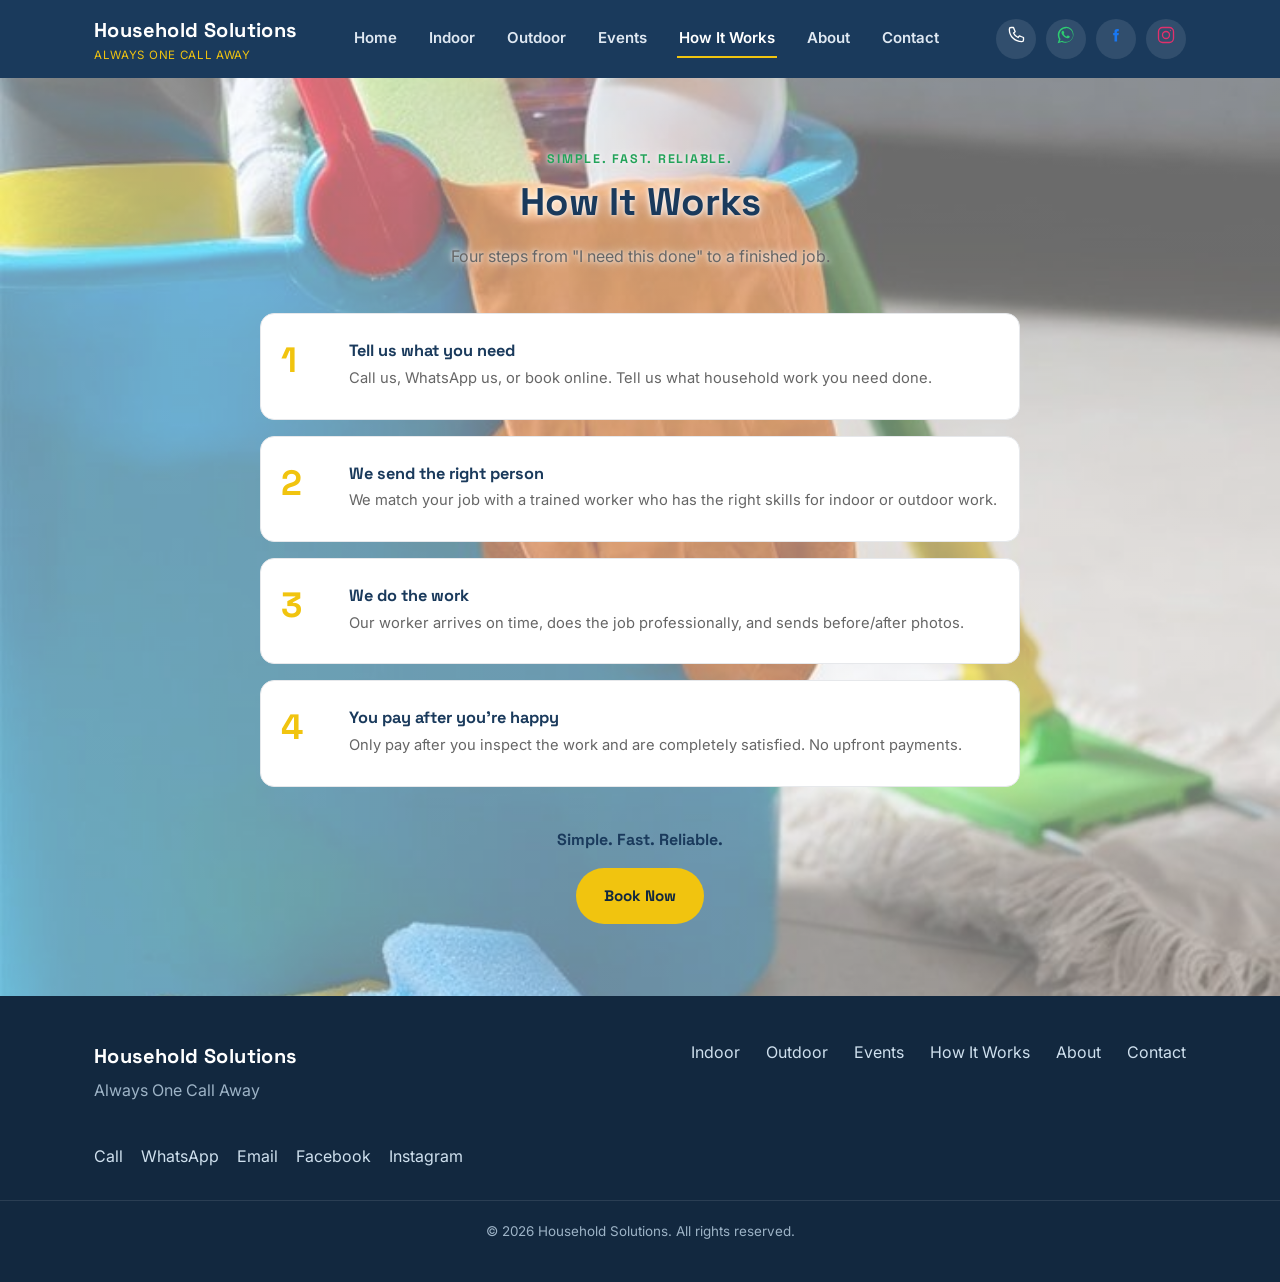
<file: how-it-works.html>
<!DOCTYPE html>
<html lang="en">
<head>
<meta charset="UTF-8">
<meta name="viewport" content="width=device-width, initial-scale=1.0">
<title>How It Works — Household Solutions</title>
<link rel="stylesheet" href="styles.css">
<link rel="icon" href="favicon.ico" sizes="any">
<link rel="icon" type="image/png" sizes="32x32" href="favicon-32x32.png">
<link rel="icon" type="image/png" sizes="16x16" href="favicon-16x16.png">
<link rel="apple-touch-icon" href="apple-touch-icon.png">
</head>
<body class="how-it-works-page">

<header class="site-header">
  <div class="wrap header-inner">
    <a href="index.html" class="brand">
      <span class="brand-name">Household Solutions</span>
      <span class="brand-tag">Always One Call Away</span>
    </a>
    <nav class="main-nav">
      <a class="nav-link" href="index.html">Home</a>
      <a class="nav-link" href="indoor.html">Indoor</a>
      <a class="nav-link" href="outdoor.html">Outdoor</a>
      <a class="nav-link" href="events.html">Events</a>
      <a class="nav-link active" href="how-it-works.html">How It Works</a>
      <a class="nav-link" href="about.html">About</a>
      <a class="nav-link" href="contact.html">Contact</a>
    </nav>
    <div class="header-actions">
      <a class="icon-btn" data-tel-href href="#" aria-label="Call us"><span data-icon="phone"></span></a>
      <a class="icon-btn wa" data-wa-href href="#" target="_blank" aria-label="WhatsApp us"><span data-icon="whatsapp"></span></a>
      <a class="icon-btn fb" href="https://www.facebook.com/profile.php?id=61592919043495" target="_blank" rel="noopener" aria-label="Facebook"><span data-icon="facebook"></span></a>
      <a class="icon-btn ig" href="https://www.instagram.com/householdsolutions972026/" target="_blank" rel="noopener" aria-label="Instagram"><span data-icon="instagram"></span></a>
      <button class="nav-toggle" aria-label="Menu">
        <svg viewBox="0 0 24 24" fill="none" stroke="currentColor" stroke-width="2" stroke-linecap="round"><path d="M3 6h18M3 12h18M3 18h18"/></svg>
      </button>
    </div>
  </div>
</header>

<section class="section">
  <div class="wrap">
    <div class="section-head">
      <span class="eyebrow">Simple. Fast. Reliable.</span>
      <h2>How It Works</h2>
      <p>Four steps from "I need this done" to a finished job.</p>
    </div>

    <div style="max-width:760px;margin:0 auto;">
      <div class="step-card" style="margin-bottom:16px;display:flex;gap:20px;align-items:flex-start;">
        <div class="step-num" style="min-width:48px;">1</div>
        <div><h4>Tell us what you need</h4><p>Call us, WhatsApp us, or book online. Tell us what household work you need done.</p></div>
      </div>
      <div class="step-card" style="margin-bottom:16px;display:flex;gap:20px;align-items:flex-start;">
        <div class="step-num" style="min-width:48px;">2</div>
        <div><h4>We send the right person</h4><p>We match your job with a trained worker who has the right skills for indoor or outdoor work.</p></div>
      </div>
      <div class="step-card" style="margin-bottom:16px;display:flex;gap:20px;align-items:flex-start;">
        <div class="step-num" style="min-width:48px;">3</div>
        <div><h4>We do the work</h4><p>Our worker arrives on time, does the job professionally, and sends before/after photos.</p></div>
      </div>
      <div class="step-card" style="display:flex;gap:20px;align-items:flex-start;">
        <div class="step-num" style="min-width:48px;">4</div>
        <div><h4>You pay after you're happy</h4><p>Only pay after you inspect the work and are completely satisfied. No upfront payments.</p></div>
      </div>
    </div>

    <div class="center mt-40">
      <p style="font-family:var(--font-display);font-weight:700;color:var(--blue);">Simple. Fast. Reliable.</p>
      <a href="booking.html" class="btn btn-gold">Book Now</a>
    </div>
  </div>
</section>

<footer class="site-footer">
  <div class="wrap footer-inner">
    <div class="footer-brand">
      <span class="brand-name">Household Solutions</span>
      <p style="color:#9db3c6;margin-top:6px;">Always One Call Away</p>
    </div>
    <nav class="footer-links">
      <a href="indoor.html">Indoor</a>
      <a href="outdoor.html">Outdoor</a>
      <a href="events.html">Events</a>
      <a href="how-it-works.html">How It Works</a>
      <a href="about.html">About</a>
      <a href="contact.html">Contact</a>
    </nav>
    <div class="footer-contacts">
      <a data-tel-href href="#">Call</a>
      <a data-wa-href href="#" target="_blank">WhatsApp</a>
      <a href="mailto:householdsolutions97@gmail.com">Email</a>
      <a href="https://www.facebook.com/profile.php?id=61592919043495" target="_blank" rel="noopener">Facebook</a>
      <a href="https://www.instagram.com/householdsolutions972026/" target="_blank" rel="noopener">Instagram</a>
    </div>
  </div>
  <p class="footer-bottom">© 2026 Household Solutions. All rights reserved.</p>
</footer>

<script src="icons.js"></script>
<script src="main.js"></script>
</body>
</html>
</file>
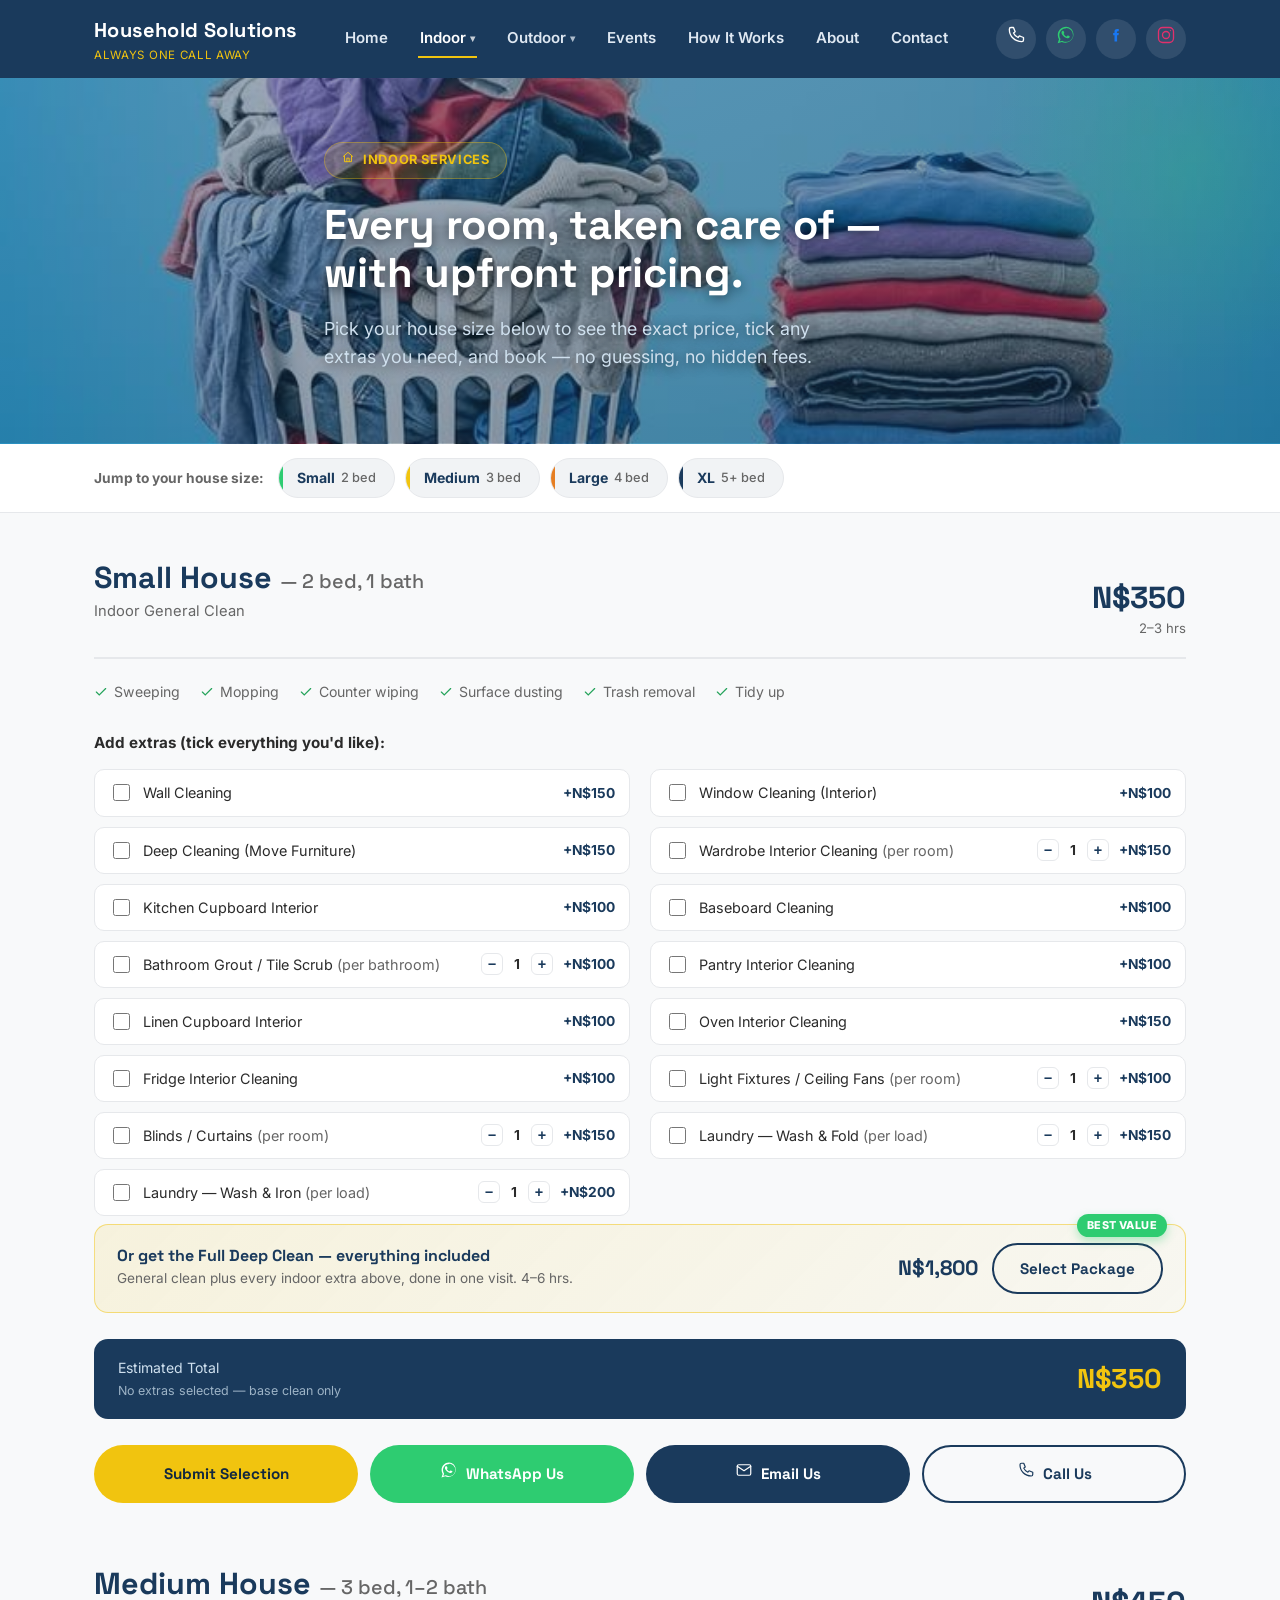
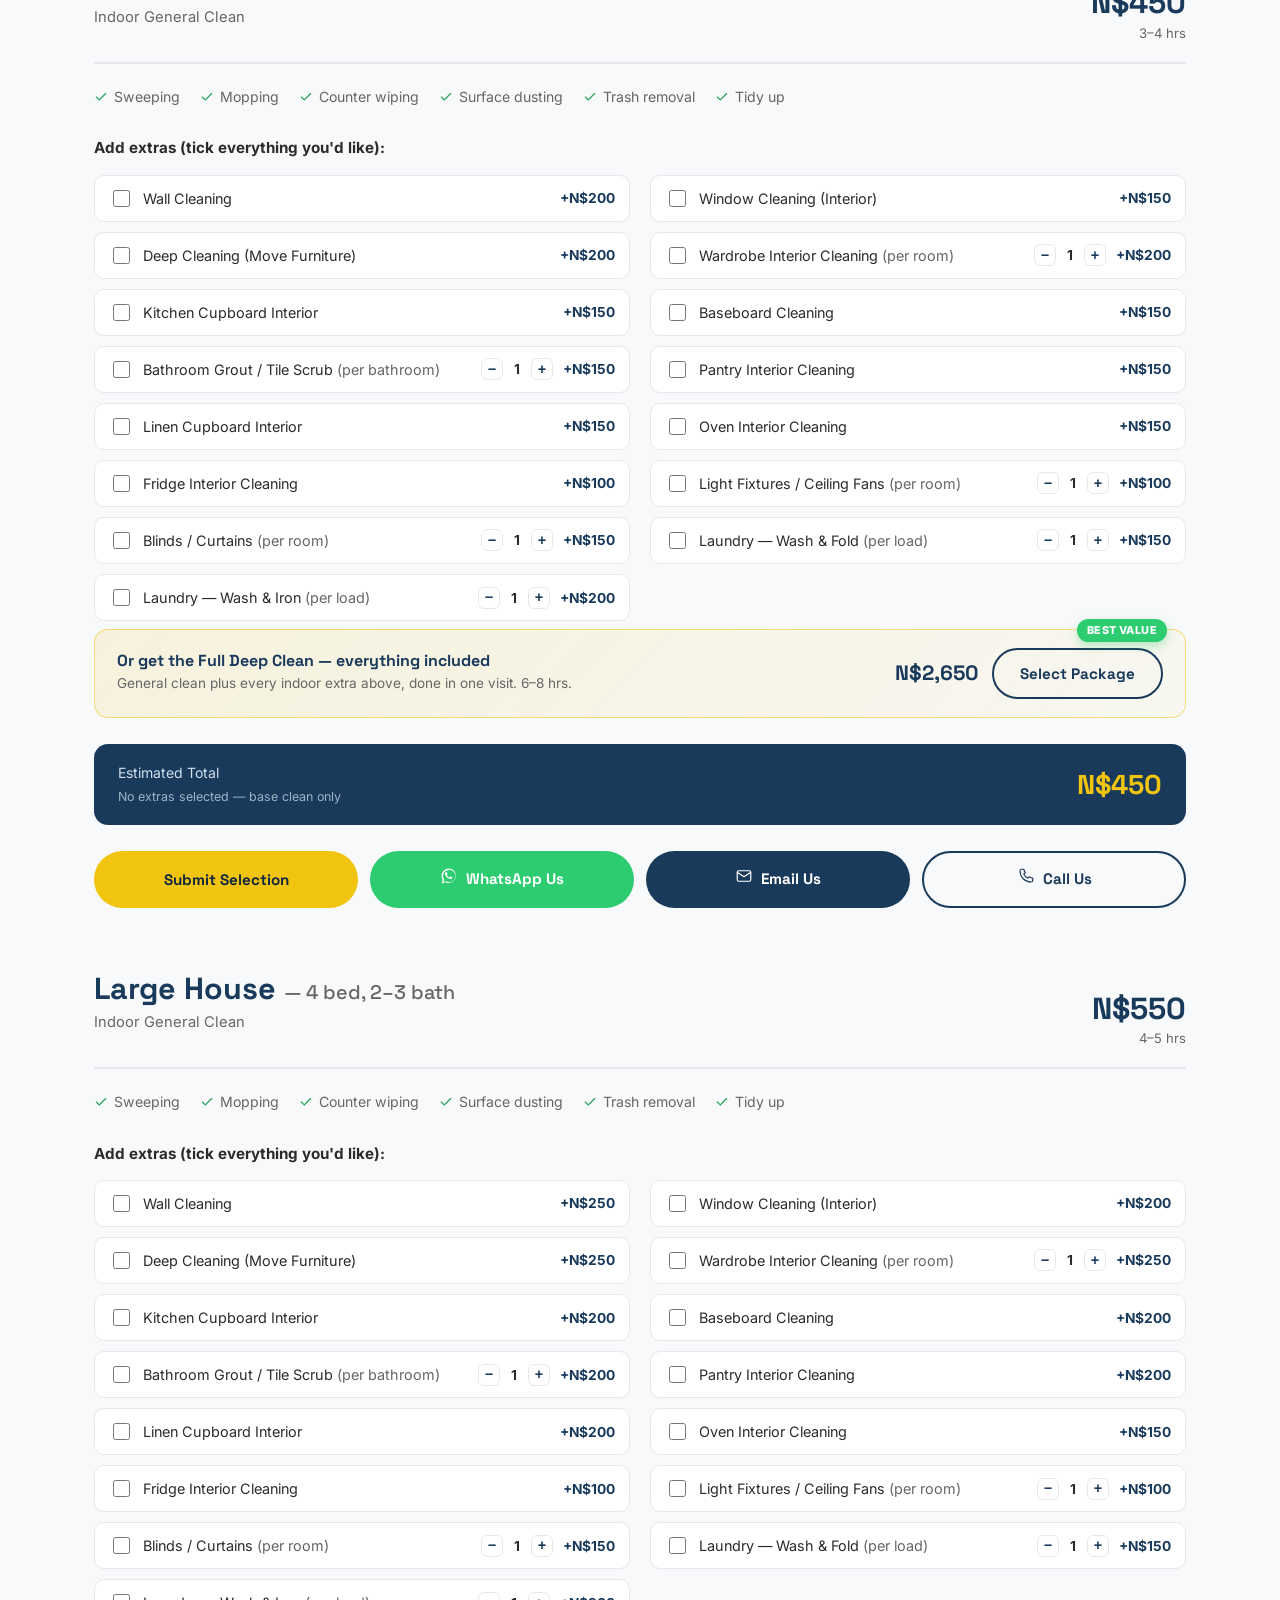
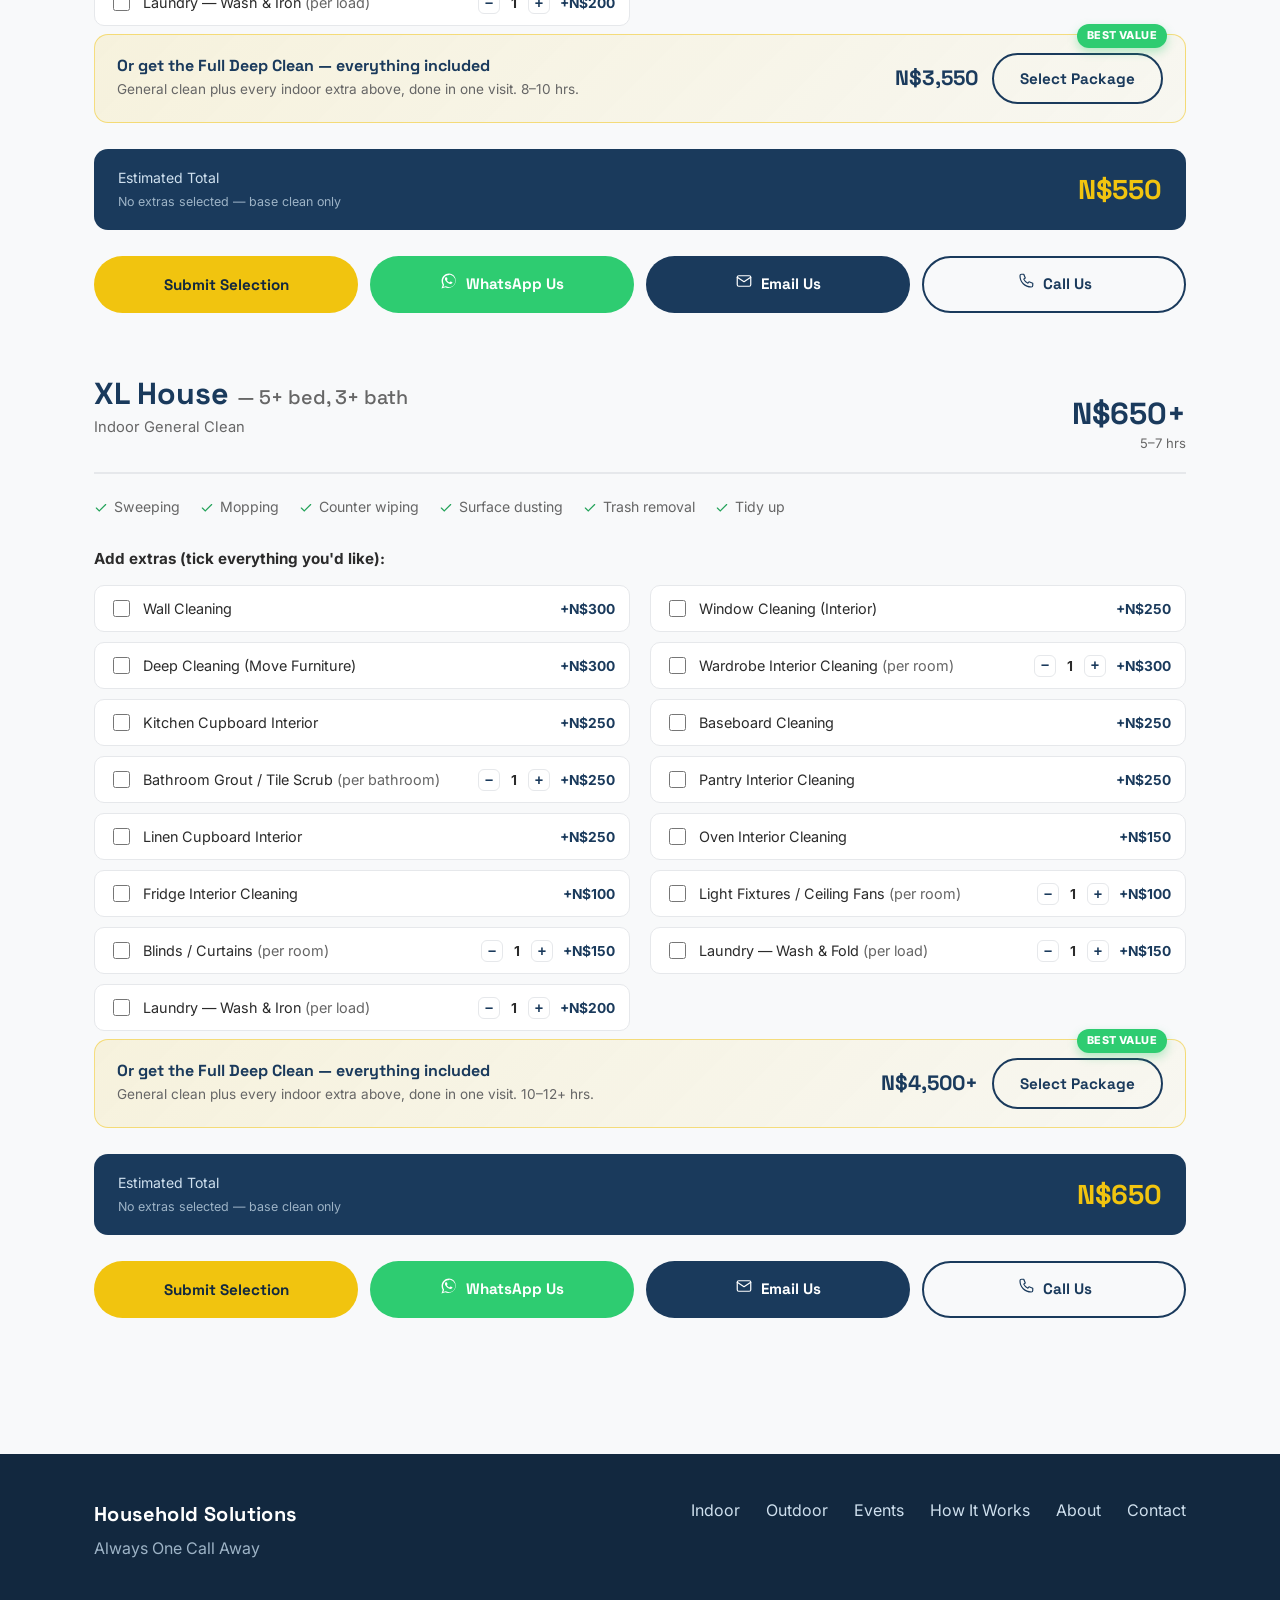
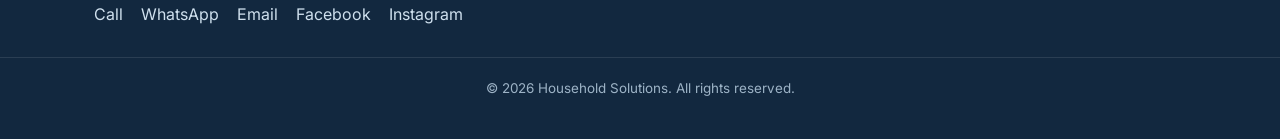
<file: indoor.html>
<!DOCTYPE html>
<html lang="en">
<head>
<meta charset="UTF-8">
<meta name="viewport" content="width=device-width, initial-scale=1.0">
<title>Indoor Services & Pricing — Household Solutions</title>
<meta name="description" content="Indoor cleaning in Windhoek with upfront pricing by house size — general clean from N$350, plus laundry, deep cleaning, kitchen, bathroom, and more. See exact prices and book instantly.">
<link rel="canonical" href="https://steveselviro-droid.github.io/HouseHold-Solutions/indoor.html">
<meta property="og:type" content="website">
<meta property="og:title" content="Indoor Services — Household Solutions">
<meta property="og:description" content="Indoor cleaning in Windhoek with upfront pricing by house size — general clean from N$350, plus laundry, deep cleaning, kitchen, bathroom, and more. See exact prices and book instantly.">
<meta property="og:url" content="https://steveselviro-droid.github.io/HouseHold-Solutions/indoor.html">
<meta property="og:image" content="https://steveselviro-droid.github.io/HouseHold-Solutions/images/home-bg.jpg">
<meta name="twitter:card" content="summary_large_image">
<meta name="twitter:title" content="Indoor Services — Household Solutions">
<meta name="twitter:description" content="Indoor cleaning in Windhoek with upfront pricing by house size — general clean from N$350, plus laundry, deep cleaning, kitchen, bathroom, and more. See exact prices and book instantly.">
<link rel="stylesheet" href="styles.css">
<link rel="icon" href="favicon.ico" sizes="any">
<link rel="icon" type="image/png" sizes="32x32" href="favicon-32x32.png">
<link rel="icon" type="image/png" sizes="16x16" href="favicon-16x16.png">
<link rel="apple-touch-icon" href="apple-touch-icon.png">
</head>
<body class="indoor-page">

<header class="site-header">
  <div class="wrap header-inner">
    <a href="index.html" class="brand">
      <span class="brand-name">Household Solutions</span>
      <span class="brand-tag">Always One Call Away</span>
    </a>
    <nav class="main-nav">
      <a class="nav-link" href="index.html">Home</a>
      <div class="nav-item has-dropdown">
        <a class="nav-link active" href="indoor.html">Indoor</a>
        <div class="nav-dropdown">
          <span class="nav-dropdown-label">Jump to house size</span>
          <a href="indoor.html#size-small">Small <span>2 bed</span></a>
          <a href="indoor.html#size-medium">Medium <span>3 bed</span></a>
          <a href="indoor.html#size-large">Large <span>4 bed</span></a>
          <a href="indoor.html#size-xl">XL <span>5+ bed</span></a>
        </div>
      </div>
      <div class="nav-item has-dropdown">
        <a class="nav-link" href="outdoor.html">Outdoor</a>
        <div class="nav-dropdown">
          <span class="nav-dropdown-label">Jump to size / job</span>
          <a href="outdoor.html#size-small">Small <span>yard</span></a>
          <a href="outdoor.html#size-medium">Medium <span>yard</span></a>
          <a href="outdoor.html#size-large">Large <span>yard</span></a>
          <a href="outdoor.html#size-xl">XL <span>yard</span></a>
          <a href="outdoor.html#garage">Garage <span>cleaning</span></a>
        </div>
      </div>
      <a class="nav-link" href="events.html">Events</a>
      <a class="nav-link" href="how-it-works.html">How It Works</a>
      <a class="nav-link" href="about.html">About</a>
      <a class="nav-link" href="contact.html">Contact</a>
    </nav>
    <div class="header-actions">
      <a class="icon-btn" data-tel-href href="#" aria-label="Call us"><span data-icon="phone"></span></a>
      <a class="icon-btn wa" data-wa-href href="#" target="_blank" aria-label="WhatsApp us"><span data-icon="whatsapp"></span></a>
      <a class="icon-btn fb" href="https://www.facebook.com/profile.php?id=61592919043495" target="_blank" rel="noopener" aria-label="Facebook"><span data-icon="facebook"></span></a>
      <a class="icon-btn ig" href="https://www.instagram.com/householdsolutions972026/" target="_blank" rel="noopener" aria-label="Instagram"><span data-icon="instagram"></span></a>
      <button class="nav-toggle" aria-label="Menu">
        <svg viewBox="0 0 24 24" fill="none" stroke="currentColor" stroke-width="2" stroke-linecap="round"><path d="M3 6h18M3 12h18M3 18h18"/></svg>
      </button>
    </div>
  </div>
</header>

<section class="hero" style="padding:64px 0 40px;">
  <div class="wrap hero-inner">
    <span class="hero-badge"><span data-icon="home"></span> Indoor Services</span>
    <h1 style="font-size:clamp(1.9rem,4vw,2.6rem);">Every room, taken care of — with upfront pricing.</h1>
    <p class="lead">Pick your house size below to see the exact price, tick any extras you need, and book — no guessing, no hidden fees.</p>
  </div>
</section>


<nav class="size-nav">
  <div class="wrap size-nav-inner">
    <span class="size-nav-label">Jump to your house size:</span>
    <a href="#size-small" class="size-pill">Small <span>2 bed</span></a>
    <a href="#size-medium" class="size-pill">Medium <span>3 bed</span></a>
    <a href="#size-large" class="size-pill">Large <span>4 bed</span></a>
    <a href="#size-xl" class="size-pill">XL <span>5+ bed</span></a>
  </div>
</nav>

<section class="section" style="padding-top:0;">
  <div class="wrap">

    <div class="pricing-section" id="size-small" data-panel data-type="Indoor" data-size="Small (2 bed, 1 bath)" data-base-price="350" data-base-label="Indoor General Clean — Small">
      <div class="pricing-head">
        <div>
          <h2>Small House <span style="color:var(--text-light);font-weight:500;font-size:0.65em;">— 2 bed, 1 bath</span></h2>
          <p class="pricing-meta">Indoor General Clean</p>
        </div>
        <div class="pricing-base-price">
          <div class="amount">N$350</div>
          <div class="time">2–3 hrs</div>
        </div>
      </div>

      <div class="included-list">
          <span><svg viewBox="0 0 24 24" fill="none" stroke="currentColor" stroke-width="2" stroke-linecap="round"><path d="M4 12l5 5L20 6"/></svg> Sweeping</span>
          <span><svg viewBox="0 0 24 24" fill="none" stroke="currentColor" stroke-width="2" stroke-linecap="round"><path d="M4 12l5 5L20 6"/></svg> Mopping</span>
          <span><svg viewBox="0 0 24 24" fill="none" stroke="currentColor" stroke-width="2" stroke-linecap="round"><path d="M4 12l5 5L20 6"/></svg> Counter wiping</span>
          <span><svg viewBox="0 0 24 24" fill="none" stroke="currentColor" stroke-width="2" stroke-linecap="round"><path d="M4 12l5 5L20 6"/></svg> Surface dusting</span>
          <span><svg viewBox="0 0 24 24" fill="none" stroke="currentColor" stroke-width="2" stroke-linecap="round"><path d="M4 12l5 5L20 6"/></svg> Trash removal</span>
          <span><svg viewBox="0 0 24 24" fill="none" stroke="currentColor" stroke-width="2" stroke-linecap="round"><path d="M4 12l5 5L20 6"/></svg> Tidy up</span>
      </div>

      <div class="extras-title">Add extras (tick everything you'd like):</div>
      <div class="extras-list">
        <div class="extra-row">
          <label><input type="checkbox" class="extra-check" data-price="150" data-label="Wall Cleaning"> <span class="extra-name">Wall Cleaning</span></label>
          
          <span class="extra-price">+N$150</span>
        </div>
        <div class="extra-row">
          <label><input type="checkbox" class="extra-check" data-price="100" data-label="Window Cleaning (Interior)"> <span class="extra-name">Window Cleaning (Interior)</span></label>
          
          <span class="extra-price">+N$100</span>
        </div>
        <div class="extra-row">
          <label><input type="checkbox" class="extra-check" data-price="150" data-label="Deep Cleaning (Move Furniture)"> <span class="extra-name">Deep Cleaning (Move Furniture)</span></label>
          
          <span class="extra-price">+N$150</span>
        </div>
        <div class="extra-row">
          <label><input type="checkbox" class="extra-check" data-price="150" data-label="Wardrobe Interior Cleaning"> <span class="extra-name">Wardrobe Interior Cleaning <em style="font-style:normal;color:var(--text-light);">(per room)</em></span></label>
          <div class="qty-stepper">
              <button type="button" class="qty-btn qty-minus" aria-label="decrease">−</button>
              <span class="qty-val">1</span>
              <button type="button" class="qty-btn qty-plus" aria-label="increase">+</button>
            </div>
          <span class="extra-price">+N$150</span>
        </div>
        <div class="extra-row">
          <label><input type="checkbox" class="extra-check" data-price="100" data-label="Kitchen Cupboard Interior"> <span class="extra-name">Kitchen Cupboard Interior</span></label>
          
          <span class="extra-price">+N$100</span>
        </div>
        <div class="extra-row">
          <label><input type="checkbox" class="extra-check" data-price="100" data-label="Baseboard Cleaning"> <span class="extra-name">Baseboard Cleaning</span></label>
          
          <span class="extra-price">+N$100</span>
        </div>
        <div class="extra-row">
          <label><input type="checkbox" class="extra-check" data-price="100" data-label="Bathroom Grout / Tile Scrub"> <span class="extra-name">Bathroom Grout / Tile Scrub <em style="font-style:normal;color:var(--text-light);">(per bathroom)</em></span></label>
          <div class="qty-stepper">
              <button type="button" class="qty-btn qty-minus" aria-label="decrease">−</button>
              <span class="qty-val">1</span>
              <button type="button" class="qty-btn qty-plus" aria-label="increase">+</button>
            </div>
          <span class="extra-price">+N$100</span>
        </div>
        <div class="extra-row">
          <label><input type="checkbox" class="extra-check" data-price="100" data-label="Pantry Interior Cleaning"> <span class="extra-name">Pantry Interior Cleaning</span></label>
          
          <span class="extra-price">+N$100</span>
        </div>
        <div class="extra-row">
          <label><input type="checkbox" class="extra-check" data-price="100" data-label="Linen Cupboard Interior"> <span class="extra-name">Linen Cupboard Interior</span></label>
          
          <span class="extra-price">+N$100</span>
        </div>
        <div class="extra-row">
          <label><input type="checkbox" class="extra-check" data-price="150" data-label="Oven Interior Cleaning"> <span class="extra-name">Oven Interior Cleaning</span></label>
          
          <span class="extra-price">+N$150</span>
        </div>
        <div class="extra-row">
          <label><input type="checkbox" class="extra-check" data-price="100" data-label="Fridge Interior Cleaning"> <span class="extra-name">Fridge Interior Cleaning</span></label>
          
          <span class="extra-price">+N$100</span>
        </div>
        <div class="extra-row">
          <label><input type="checkbox" class="extra-check" data-price="100" data-label="Light Fixtures / Ceiling Fans"> <span class="extra-name">Light Fixtures / Ceiling Fans <em style="font-style:normal;color:var(--text-light);">(per room)</em></span></label>
          <div class="qty-stepper">
              <button type="button" class="qty-btn qty-minus" aria-label="decrease">−</button>
              <span class="qty-val">1</span>
              <button type="button" class="qty-btn qty-plus" aria-label="increase">+</button>
            </div>
          <span class="extra-price">+N$100</span>
        </div>
        <div class="extra-row">
          <label><input type="checkbox" class="extra-check" data-price="150" data-label="Blinds / Curtains"> <span class="extra-name">Blinds / Curtains <em style="font-style:normal;color:var(--text-light);">(per room)</em></span></label>
          <div class="qty-stepper">
              <button type="button" class="qty-btn qty-minus" aria-label="decrease">−</button>
              <span class="qty-val">1</span>
              <button type="button" class="qty-btn qty-plus" aria-label="increase">+</button>
            </div>
          <span class="extra-price">+N$150</span>
        </div>
        <div class="extra-row">
          <label><input type="checkbox" class="extra-check" data-price="150" data-label="Laundry — Wash & Fold"> <span class="extra-name">Laundry — Wash & Fold <em style="font-style:normal;color:var(--text-light);">(per load)</em></span></label>
          <div class="qty-stepper">
              <button type="button" class="qty-btn qty-minus" aria-label="decrease">−</button>
              <span class="qty-val">1</span>
              <button type="button" class="qty-btn qty-plus" aria-label="increase">+</button>
            </div>
          <span class="extra-price">+N$150</span>
        </div>
        <div class="extra-row">
          <label><input type="checkbox" class="extra-check" data-price="200" data-label="Laundry — Wash & Iron"> <span class="extra-name">Laundry — Wash & Iron <em style="font-style:normal;color:var(--text-light);">(per load)</em></span></label>
          <div class="qty-stepper">
              <button type="button" class="qty-btn qty-minus" aria-label="decrease">−</button>
              <span class="qty-val">1</span>
              <button type="button" class="qty-btn qty-plus" aria-label="increase">+</button>
            </div>
          <span class="extra-price">+N$200</span>
        </div>
      </div>

      <div class="package-card">
        <div class="package-info">
          <h4>Or get the Full Deep Clean — everything included</h4>
          <p>General clean plus every indoor extra above, done in one visit. 4–6 hrs.</p>
        </div>
        <div class="package-price">
          <span class="amount">N$1,800</span>
          <button type="button" class="btn btn-outline-blue pp-package" data-price="1800" data-label="Full Deep Clean Package (Small)">Select Package</button>
        </div>
      </div>

      <div class="price-summary">
        <div>
          <div class="label">Estimated Total</div>
          <div class="selected-note">No extras selected — base clean only</div>
        </div>
        <div class="total-amount">N$350</div>
      </div>

      <div class="pricing-actions">
        <button type="button" class="btn btn-gold pp-submit">Submit Selection</button>
        <a href="#" target="_blank" class="btn btn-green pp-whatsapp"><span data-icon="whatsapp"></span> WhatsApp Us</a>
        <a href="#" class="btn btn-blue pp-email"><span data-icon="mail"></span> Email Us</a>
        <a data-tel-href href="#" class="btn btn-outline-blue pp-call"><span data-icon="phone"></span> Call Us</a>
      </div>
    </div>


    <div class="pricing-section" id="size-medium" data-panel data-type="Indoor" data-size="Medium (3 bed, 1–2 bath)" data-base-price="450" data-base-label="Indoor General Clean — Medium">
      <div class="pricing-head">
        <div>
          <h2>Medium House <span style="color:var(--text-light);font-weight:500;font-size:0.65em;">— 3 bed, 1–2 bath</span></h2>
          <p class="pricing-meta">Indoor General Clean</p>
        </div>
        <div class="pricing-base-price">
          <div class="amount">N$450</div>
          <div class="time">3–4 hrs</div>
        </div>
      </div>

      <div class="included-list">
          <span><svg viewBox="0 0 24 24" fill="none" stroke="currentColor" stroke-width="2" stroke-linecap="round"><path d="M4 12l5 5L20 6"/></svg> Sweeping</span>
          <span><svg viewBox="0 0 24 24" fill="none" stroke="currentColor" stroke-width="2" stroke-linecap="round"><path d="M4 12l5 5L20 6"/></svg> Mopping</span>
          <span><svg viewBox="0 0 24 24" fill="none" stroke="currentColor" stroke-width="2" stroke-linecap="round"><path d="M4 12l5 5L20 6"/></svg> Counter wiping</span>
          <span><svg viewBox="0 0 24 24" fill="none" stroke="currentColor" stroke-width="2" stroke-linecap="round"><path d="M4 12l5 5L20 6"/></svg> Surface dusting</span>
          <span><svg viewBox="0 0 24 24" fill="none" stroke="currentColor" stroke-width="2" stroke-linecap="round"><path d="M4 12l5 5L20 6"/></svg> Trash removal</span>
          <span><svg viewBox="0 0 24 24" fill="none" stroke="currentColor" stroke-width="2" stroke-linecap="round"><path d="M4 12l5 5L20 6"/></svg> Tidy up</span>
      </div>

      <div class="extras-title">Add extras (tick everything you'd like):</div>
      <div class="extras-list">
        <div class="extra-row">
          <label><input type="checkbox" class="extra-check" data-price="200" data-label="Wall Cleaning"> <span class="extra-name">Wall Cleaning</span></label>
          
          <span class="extra-price">+N$200</span>
        </div>
        <div class="extra-row">
          <label><input type="checkbox" class="extra-check" data-price="150" data-label="Window Cleaning (Interior)"> <span class="extra-name">Window Cleaning (Interior)</span></label>
          
          <span class="extra-price">+N$150</span>
        </div>
        <div class="extra-row">
          <label><input type="checkbox" class="extra-check" data-price="200" data-label="Deep Cleaning (Move Furniture)"> <span class="extra-name">Deep Cleaning (Move Furniture)</span></label>
          
          <span class="extra-price">+N$200</span>
        </div>
        <div class="extra-row">
          <label><input type="checkbox" class="extra-check" data-price="200" data-label="Wardrobe Interior Cleaning"> <span class="extra-name">Wardrobe Interior Cleaning <em style="font-style:normal;color:var(--text-light);">(per room)</em></span></label>
          <div class="qty-stepper">
              <button type="button" class="qty-btn qty-minus" aria-label="decrease">−</button>
              <span class="qty-val">1</span>
              <button type="button" class="qty-btn qty-plus" aria-label="increase">+</button>
            </div>
          <span class="extra-price">+N$200</span>
        </div>
        <div class="extra-row">
          <label><input type="checkbox" class="extra-check" data-price="150" data-label="Kitchen Cupboard Interior"> <span class="extra-name">Kitchen Cupboard Interior</span></label>
          
          <span class="extra-price">+N$150</span>
        </div>
        <div class="extra-row">
          <label><input type="checkbox" class="extra-check" data-price="150" data-label="Baseboard Cleaning"> <span class="extra-name">Baseboard Cleaning</span></label>
          
          <span class="extra-price">+N$150</span>
        </div>
        <div class="extra-row">
          <label><input type="checkbox" class="extra-check" data-price="150" data-label="Bathroom Grout / Tile Scrub"> <span class="extra-name">Bathroom Grout / Tile Scrub <em style="font-style:normal;color:var(--text-light);">(per bathroom)</em></span></label>
          <div class="qty-stepper">
              <button type="button" class="qty-btn qty-minus" aria-label="decrease">−</button>
              <span class="qty-val">1</span>
              <button type="button" class="qty-btn qty-plus" aria-label="increase">+</button>
            </div>
          <span class="extra-price">+N$150</span>
        </div>
        <div class="extra-row">
          <label><input type="checkbox" class="extra-check" data-price="150" data-label="Pantry Interior Cleaning"> <span class="extra-name">Pantry Interior Cleaning</span></label>
          
          <span class="extra-price">+N$150</span>
        </div>
        <div class="extra-row">
          <label><input type="checkbox" class="extra-check" data-price="150" data-label="Linen Cupboard Interior"> <span class="extra-name">Linen Cupboard Interior</span></label>
          
          <span class="extra-price">+N$150</span>
        </div>
        <div class="extra-row">
          <label><input type="checkbox" class="extra-check" data-price="150" data-label="Oven Interior Cleaning"> <span class="extra-name">Oven Interior Cleaning</span></label>
          
          <span class="extra-price">+N$150</span>
        </div>
        <div class="extra-row">
          <label><input type="checkbox" class="extra-check" data-price="100" data-label="Fridge Interior Cleaning"> <span class="extra-name">Fridge Interior Cleaning</span></label>
          
          <span class="extra-price">+N$100</span>
        </div>
        <div class="extra-row">
          <label><input type="checkbox" class="extra-check" data-price="100" data-label="Light Fixtures / Ceiling Fans"> <span class="extra-name">Light Fixtures / Ceiling Fans <em style="font-style:normal;color:var(--text-light);">(per room)</em></span></label>
          <div class="qty-stepper">
              <button type="button" class="qty-btn qty-minus" aria-label="decrease">−</button>
              <span class="qty-val">1</span>
              <button type="button" class="qty-btn qty-plus" aria-label="increase">+</button>
            </div>
          <span class="extra-price">+N$100</span>
        </div>
        <div class="extra-row">
          <label><input type="checkbox" class="extra-check" data-price="150" data-label="Blinds / Curtains"> <span class="extra-name">Blinds / Curtains <em style="font-style:normal;color:var(--text-light);">(per room)</em></span></label>
          <div class="qty-stepper">
              <button type="button" class="qty-btn qty-minus" aria-label="decrease">−</button>
              <span class="qty-val">1</span>
              <button type="button" class="qty-btn qty-plus" aria-label="increase">+</button>
            </div>
          <span class="extra-price">+N$150</span>
        </div>
        <div class="extra-row">
          <label><input type="checkbox" class="extra-check" data-price="150" data-label="Laundry — Wash & Fold"> <span class="extra-name">Laundry — Wash & Fold <em style="font-style:normal;color:var(--text-light);">(per load)</em></span></label>
          <div class="qty-stepper">
              <button type="button" class="qty-btn qty-minus" aria-label="decrease">−</button>
              <span class="qty-val">1</span>
              <button type="button" class="qty-btn qty-plus" aria-label="increase">+</button>
            </div>
          <span class="extra-price">+N$150</span>
        </div>
        <div class="extra-row">
          <label><input type="checkbox" class="extra-check" data-price="200" data-label="Laundry — Wash & Iron"> <span class="extra-name">Laundry — Wash & Iron <em style="font-style:normal;color:var(--text-light);">(per load)</em></span></label>
          <div class="qty-stepper">
              <button type="button" class="qty-btn qty-minus" aria-label="decrease">−</button>
              <span class="qty-val">1</span>
              <button type="button" class="qty-btn qty-plus" aria-label="increase">+</button>
            </div>
          <span class="extra-price">+N$200</span>
        </div>
      </div>

      <div class="package-card">
        <div class="package-info">
          <h4>Or get the Full Deep Clean — everything included</h4>
          <p>General clean plus every indoor extra above, done in one visit. 6–8 hrs.</p>
        </div>
        <div class="package-price">
          <span class="amount">N$2,650</span>
          <button type="button" class="btn btn-outline-blue pp-package" data-price="2650" data-label="Full Deep Clean Package (Medium)">Select Package</button>
        </div>
      </div>

      <div class="price-summary">
        <div>
          <div class="label">Estimated Total</div>
          <div class="selected-note">No extras selected — base clean only</div>
        </div>
        <div class="total-amount">N$450</div>
      </div>

      <div class="pricing-actions">
        <button type="button" class="btn btn-gold pp-submit">Submit Selection</button>
        <a href="#" target="_blank" class="btn btn-green pp-whatsapp"><span data-icon="whatsapp"></span> WhatsApp Us</a>
        <a href="#" class="btn btn-blue pp-email"><span data-icon="mail"></span> Email Us</a>
        <a data-tel-href href="#" class="btn btn-outline-blue pp-call"><span data-icon="phone"></span> Call Us</a>
      </div>
    </div>


    <div class="pricing-section" id="size-large" data-panel data-type="Indoor" data-size="Large (4 bed, 2–3 bath)" data-base-price="550" data-base-label="Indoor General Clean — Large">
      <div class="pricing-head">
        <div>
          <h2>Large House <span style="color:var(--text-light);font-weight:500;font-size:0.65em;">— 4 bed, 2–3 bath</span></h2>
          <p class="pricing-meta">Indoor General Clean</p>
        </div>
        <div class="pricing-base-price">
          <div class="amount">N$550</div>
          <div class="time">4–5 hrs</div>
        </div>
      </div>

      <div class="included-list">
          <span><svg viewBox="0 0 24 24" fill="none" stroke="currentColor" stroke-width="2" stroke-linecap="round"><path d="M4 12l5 5L20 6"/></svg> Sweeping</span>
          <span><svg viewBox="0 0 24 24" fill="none" stroke="currentColor" stroke-width="2" stroke-linecap="round"><path d="M4 12l5 5L20 6"/></svg> Mopping</span>
          <span><svg viewBox="0 0 24 24" fill="none" stroke="currentColor" stroke-width="2" stroke-linecap="round"><path d="M4 12l5 5L20 6"/></svg> Counter wiping</span>
          <span><svg viewBox="0 0 24 24" fill="none" stroke="currentColor" stroke-width="2" stroke-linecap="round"><path d="M4 12l5 5L20 6"/></svg> Surface dusting</span>
          <span><svg viewBox="0 0 24 24" fill="none" stroke="currentColor" stroke-width="2" stroke-linecap="round"><path d="M4 12l5 5L20 6"/></svg> Trash removal</span>
          <span><svg viewBox="0 0 24 24" fill="none" stroke="currentColor" stroke-width="2" stroke-linecap="round"><path d="M4 12l5 5L20 6"/></svg> Tidy up</span>
      </div>

      <div class="extras-title">Add extras (tick everything you'd like):</div>
      <div class="extras-list">
        <div class="extra-row">
          <label><input type="checkbox" class="extra-check" data-price="250" data-label="Wall Cleaning"> <span class="extra-name">Wall Cleaning</span></label>
          
          <span class="extra-price">+N$250</span>
        </div>
        <div class="extra-row">
          <label><input type="checkbox" class="extra-check" data-price="200" data-label="Window Cleaning (Interior)"> <span class="extra-name">Window Cleaning (Interior)</span></label>
          
          <span class="extra-price">+N$200</span>
        </div>
        <div class="extra-row">
          <label><input type="checkbox" class="extra-check" data-price="250" data-label="Deep Cleaning (Move Furniture)"> <span class="extra-name">Deep Cleaning (Move Furniture)</span></label>
          
          <span class="extra-price">+N$250</span>
        </div>
        <div class="extra-row">
          <label><input type="checkbox" class="extra-check" data-price="250" data-label="Wardrobe Interior Cleaning"> <span class="extra-name">Wardrobe Interior Cleaning <em style="font-style:normal;color:var(--text-light);">(per room)</em></span></label>
          <div class="qty-stepper">
              <button type="button" class="qty-btn qty-minus" aria-label="decrease">−</button>
              <span class="qty-val">1</span>
              <button type="button" class="qty-btn qty-plus" aria-label="increase">+</button>
            </div>
          <span class="extra-price">+N$250</span>
        </div>
        <div class="extra-row">
          <label><input type="checkbox" class="extra-check" data-price="200" data-label="Kitchen Cupboard Interior"> <span class="extra-name">Kitchen Cupboard Interior</span></label>
          
          <span class="extra-price">+N$200</span>
        </div>
        <div class="extra-row">
          <label><input type="checkbox" class="extra-check" data-price="200" data-label="Baseboard Cleaning"> <span class="extra-name">Baseboard Cleaning</span></label>
          
          <span class="extra-price">+N$200</span>
        </div>
        <div class="extra-row">
          <label><input type="checkbox" class="extra-check" data-price="200" data-label="Bathroom Grout / Tile Scrub"> <span class="extra-name">Bathroom Grout / Tile Scrub <em style="font-style:normal;color:var(--text-light);">(per bathroom)</em></span></label>
          <div class="qty-stepper">
              <button type="button" class="qty-btn qty-minus" aria-label="decrease">−</button>
              <span class="qty-val">1</span>
              <button type="button" class="qty-btn qty-plus" aria-label="increase">+</button>
            </div>
          <span class="extra-price">+N$200</span>
        </div>
        <div class="extra-row">
          <label><input type="checkbox" class="extra-check" data-price="200" data-label="Pantry Interior Cleaning"> <span class="extra-name">Pantry Interior Cleaning</span></label>
          
          <span class="extra-price">+N$200</span>
        </div>
        <div class="extra-row">
          <label><input type="checkbox" class="extra-check" data-price="200" data-label="Linen Cupboard Interior"> <span class="extra-name">Linen Cupboard Interior</span></label>
          
          <span class="extra-price">+N$200</span>
        </div>
        <div class="extra-row">
          <label><input type="checkbox" class="extra-check" data-price="150" data-label="Oven Interior Cleaning"> <span class="extra-name">Oven Interior Cleaning</span></label>
          
          <span class="extra-price">+N$150</span>
        </div>
        <div class="extra-row">
          <label><input type="checkbox" class="extra-check" data-price="100" data-label="Fridge Interior Cleaning"> <span class="extra-name">Fridge Interior Cleaning</span></label>
          
          <span class="extra-price">+N$100</span>
        </div>
        <div class="extra-row">
          <label><input type="checkbox" class="extra-check" data-price="100" data-label="Light Fixtures / Ceiling Fans"> <span class="extra-name">Light Fixtures / Ceiling Fans <em style="font-style:normal;color:var(--text-light);">(per room)</em></span></label>
          <div class="qty-stepper">
              <button type="button" class="qty-btn qty-minus" aria-label="decrease">−</button>
              <span class="qty-val">1</span>
              <button type="button" class="qty-btn qty-plus" aria-label="increase">+</button>
            </div>
          <span class="extra-price">+N$100</span>
        </div>
        <div class="extra-row">
          <label><input type="checkbox" class="extra-check" data-price="150" data-label="Blinds / Curtains"> <span class="extra-name">Blinds / Curtains <em style="font-style:normal;color:var(--text-light);">(per room)</em></span></label>
          <div class="qty-stepper">
              <button type="button" class="qty-btn qty-minus" aria-label="decrease">−</button>
              <span class="qty-val">1</span>
              <button type="button" class="qty-btn qty-plus" aria-label="increase">+</button>
            </div>
          <span class="extra-price">+N$150</span>
        </div>
        <div class="extra-row">
          <label><input type="checkbox" class="extra-check" data-price="150" data-label="Laundry — Wash & Fold"> <span class="extra-name">Laundry — Wash & Fold <em style="font-style:normal;color:var(--text-light);">(per load)</em></span></label>
          <div class="qty-stepper">
              <button type="button" class="qty-btn qty-minus" aria-label="decrease">−</button>
              <span class="qty-val">1</span>
              <button type="button" class="qty-btn qty-plus" aria-label="increase">+</button>
            </div>
          <span class="extra-price">+N$150</span>
        </div>
        <div class="extra-row">
          <label><input type="checkbox" class="extra-check" data-price="200" data-label="Laundry — Wash & Iron"> <span class="extra-name">Laundry — Wash & Iron <em style="font-style:normal;color:var(--text-light);">(per load)</em></span></label>
          <div class="qty-stepper">
              <button type="button" class="qty-btn qty-minus" aria-label="decrease">−</button>
              <span class="qty-val">1</span>
              <button type="button" class="qty-btn qty-plus" aria-label="increase">+</button>
            </div>
          <span class="extra-price">+N$200</span>
        </div>
      </div>

      <div class="package-card">
        <div class="package-info">
          <h4>Or get the Full Deep Clean — everything included</h4>
          <p>General clean plus every indoor extra above, done in one visit. 8–10 hrs.</p>
        </div>
        <div class="package-price">
          <span class="amount">N$3,550</span>
          <button type="button" class="btn btn-outline-blue pp-package" data-price="3550" data-label="Full Deep Clean Package (Large)">Select Package</button>
        </div>
      </div>

      <div class="price-summary">
        <div>
          <div class="label">Estimated Total</div>
          <div class="selected-note">No extras selected — base clean only</div>
        </div>
        <div class="total-amount">N$550</div>
      </div>

      <div class="pricing-actions">
        <button type="button" class="btn btn-gold pp-submit">Submit Selection</button>
        <a href="#" target="_blank" class="btn btn-green pp-whatsapp"><span data-icon="whatsapp"></span> WhatsApp Us</a>
        <a href="#" class="btn btn-blue pp-email"><span data-icon="mail"></span> Email Us</a>
        <a data-tel-href href="#" class="btn btn-outline-blue pp-call"><span data-icon="phone"></span> Call Us</a>
      </div>
    </div>


    <div class="pricing-section" id="size-xl" data-panel data-type="Indoor" data-size="XL (5+ bed, 3+ bath)" data-base-price="650" data-base-label="Indoor General Clean — XL">
      <div class="pricing-head">
        <div>
          <h2>XL House <span style="color:var(--text-light);font-weight:500;font-size:0.65em;">— 5+ bed, 3+ bath</span></h2>
          <p class="pricing-meta">Indoor General Clean</p>
        </div>
        <div class="pricing-base-price">
          <div class="amount">N$650+</div>
          <div class="time">5–7 hrs</div>
        </div>
      </div>

      <div class="included-list">
          <span><svg viewBox="0 0 24 24" fill="none" stroke="currentColor" stroke-width="2" stroke-linecap="round"><path d="M4 12l5 5L20 6"/></svg> Sweeping</span>
          <span><svg viewBox="0 0 24 24" fill="none" stroke="currentColor" stroke-width="2" stroke-linecap="round"><path d="M4 12l5 5L20 6"/></svg> Mopping</span>
          <span><svg viewBox="0 0 24 24" fill="none" stroke="currentColor" stroke-width="2" stroke-linecap="round"><path d="M4 12l5 5L20 6"/></svg> Counter wiping</span>
          <span><svg viewBox="0 0 24 24" fill="none" stroke="currentColor" stroke-width="2" stroke-linecap="round"><path d="M4 12l5 5L20 6"/></svg> Surface dusting</span>
          <span><svg viewBox="0 0 24 24" fill="none" stroke="currentColor" stroke-width="2" stroke-linecap="round"><path d="M4 12l5 5L20 6"/></svg> Trash removal</span>
          <span><svg viewBox="0 0 24 24" fill="none" stroke="currentColor" stroke-width="2" stroke-linecap="round"><path d="M4 12l5 5L20 6"/></svg> Tidy up</span>
      </div>

      <div class="extras-title">Add extras (tick everything you'd like):</div>
      <div class="extras-list">
        <div class="extra-row">
          <label><input type="checkbox" class="extra-check" data-price="300" data-label="Wall Cleaning"> <span class="extra-name">Wall Cleaning</span></label>
          
          <span class="extra-price">+N$300</span>
        </div>
        <div class="extra-row">
          <label><input type="checkbox" class="extra-check" data-price="250" data-label="Window Cleaning (Interior)"> <span class="extra-name">Window Cleaning (Interior)</span></label>
          
          <span class="extra-price">+N$250</span>
        </div>
        <div class="extra-row">
          <label><input type="checkbox" class="extra-check" data-price="300" data-label="Deep Cleaning (Move Furniture)"> <span class="extra-name">Deep Cleaning (Move Furniture)</span></label>
          
          <span class="extra-price">+N$300</span>
        </div>
        <div class="extra-row">
          <label><input type="checkbox" class="extra-check" data-price="300" data-label="Wardrobe Interior Cleaning"> <span class="extra-name">Wardrobe Interior Cleaning <em style="font-style:normal;color:var(--text-light);">(per room)</em></span></label>
          <div class="qty-stepper">
              <button type="button" class="qty-btn qty-minus" aria-label="decrease">−</button>
              <span class="qty-val">1</span>
              <button type="button" class="qty-btn qty-plus" aria-label="increase">+</button>
            </div>
          <span class="extra-price">+N$300</span>
        </div>
        <div class="extra-row">
          <label><input type="checkbox" class="extra-check" data-price="250" data-label="Kitchen Cupboard Interior"> <span class="extra-name">Kitchen Cupboard Interior</span></label>
          
          <span class="extra-price">+N$250</span>
        </div>
        <div class="extra-row">
          <label><input type="checkbox" class="extra-check" data-price="250" data-label="Baseboard Cleaning"> <span class="extra-name">Baseboard Cleaning</span></label>
          
          <span class="extra-price">+N$250</span>
        </div>
        <div class="extra-row">
          <label><input type="checkbox" class="extra-check" data-price="250" data-label="Bathroom Grout / Tile Scrub"> <span class="extra-name">Bathroom Grout / Tile Scrub <em style="font-style:normal;color:var(--text-light);">(per bathroom)</em></span></label>
          <div class="qty-stepper">
              <button type="button" class="qty-btn qty-minus" aria-label="decrease">−</button>
              <span class="qty-val">1</span>
              <button type="button" class="qty-btn qty-plus" aria-label="increase">+</button>
            </div>
          <span class="extra-price">+N$250</span>
        </div>
        <div class="extra-row">
          <label><input type="checkbox" class="extra-check" data-price="250" data-label="Pantry Interior Cleaning"> <span class="extra-name">Pantry Interior Cleaning</span></label>
          
          <span class="extra-price">+N$250</span>
        </div>
        <div class="extra-row">
          <label><input type="checkbox" class="extra-check" data-price="250" data-label="Linen Cupboard Interior"> <span class="extra-name">Linen Cupboard Interior</span></label>
          
          <span class="extra-price">+N$250</span>
        </div>
        <div class="extra-row">
          <label><input type="checkbox" class="extra-check" data-price="150" data-label="Oven Interior Cleaning"> <span class="extra-name">Oven Interior Cleaning</span></label>
          
          <span class="extra-price">+N$150</span>
        </div>
        <div class="extra-row">
          <label><input type="checkbox" class="extra-check" data-price="100" data-label="Fridge Interior Cleaning"> <span class="extra-name">Fridge Interior Cleaning</span></label>
          
          <span class="extra-price">+N$100</span>
        </div>
        <div class="extra-row">
          <label><input type="checkbox" class="extra-check" data-price="100" data-label="Light Fixtures / Ceiling Fans"> <span class="extra-name">Light Fixtures / Ceiling Fans <em style="font-style:normal;color:var(--text-light);">(per room)</em></span></label>
          <div class="qty-stepper">
              <button type="button" class="qty-btn qty-minus" aria-label="decrease">−</button>
              <span class="qty-val">1</span>
              <button type="button" class="qty-btn qty-plus" aria-label="increase">+</button>
            </div>
          <span class="extra-price">+N$100</span>
        </div>
        <div class="extra-row">
          <label><input type="checkbox" class="extra-check" data-price="150" data-label="Blinds / Curtains"> <span class="extra-name">Blinds / Curtains <em style="font-style:normal;color:var(--text-light);">(per room)</em></span></label>
          <div class="qty-stepper">
              <button type="button" class="qty-btn qty-minus" aria-label="decrease">−</button>
              <span class="qty-val">1</span>
              <button type="button" class="qty-btn qty-plus" aria-label="increase">+</button>
            </div>
          <span class="extra-price">+N$150</span>
        </div>
        <div class="extra-row">
          <label><input type="checkbox" class="extra-check" data-price="150" data-label="Laundry — Wash & Fold"> <span class="extra-name">Laundry — Wash & Fold <em style="font-style:normal;color:var(--text-light);">(per load)</em></span></label>
          <div class="qty-stepper">
              <button type="button" class="qty-btn qty-minus" aria-label="decrease">−</button>
              <span class="qty-val">1</span>
              <button type="button" class="qty-btn qty-plus" aria-label="increase">+</button>
            </div>
          <span class="extra-price">+N$150</span>
        </div>
        <div class="extra-row">
          <label><input type="checkbox" class="extra-check" data-price="200" data-label="Laundry — Wash & Iron"> <span class="extra-name">Laundry — Wash & Iron <em style="font-style:normal;color:var(--text-light);">(per load)</em></span></label>
          <div class="qty-stepper">
              <button type="button" class="qty-btn qty-minus" aria-label="decrease">−</button>
              <span class="qty-val">1</span>
              <button type="button" class="qty-btn qty-plus" aria-label="increase">+</button>
            </div>
          <span class="extra-price">+N$200</span>
        </div>
      </div>

      <div class="package-card">
        <div class="package-info">
          <h4>Or get the Full Deep Clean — everything included</h4>
          <p>General clean plus every indoor extra above, done in one visit. 10–12+ hrs.</p>
        </div>
        <div class="package-price">
          <span class="amount">N$4,500+</span>
          <button type="button" class="btn btn-outline-blue pp-package" data-price="4500" data-label="Full Deep Clean Package (XL)">Select Package</button>
        </div>
      </div>

      <div class="price-summary">
        <div>
          <div class="label">Estimated Total</div>
          <div class="selected-note">No extras selected — base clean only</div>
        </div>
        <div class="total-amount">N$650</div>
      </div>

      <div class="pricing-actions">
        <button type="button" class="btn btn-gold pp-submit">Submit Selection</button>
        <a href="#" target="_blank" class="btn btn-green pp-whatsapp"><span data-icon="whatsapp"></span> WhatsApp Us</a>
        <a href="#" class="btn btn-blue pp-email"><span data-icon="mail"></span> Email Us</a>
        <a data-tel-href href="#" class="btn btn-outline-blue pp-call"><span data-icon="phone"></span> Call Us</a>
      </div>
    </div>

  </div>
</section>

<footer class="site-footer">
  <div class="wrap footer-inner">
    <div class="footer-brand">
      <span class="brand-name">Household Solutions</span>
      <p style="color:#9db3c6;margin-top:6px;">Always One Call Away</p>
    </div>
    <nav class="footer-links">
      <a href="indoor.html">Indoor</a>
      <a href="outdoor.html">Outdoor</a>
      <a href="events.html">Events</a>
      <a href="how-it-works.html">How It Works</a>
      <a href="about.html">About</a>
      <a href="contact.html">Contact</a>
    </nav>
    <div class="footer-contacts">
      <a data-tel-href href="#">Call</a>
      <a data-wa-href href="#" target="_blank">WhatsApp</a>
      <a href="mailto:householdsolutions97@gmail.com">Email</a>
      <a href="https://www.facebook.com/profile.php?id=61592919043495" target="_blank" rel="noopener">Facebook</a>
      <a href="https://www.instagram.com/householdsolutions972026/" target="_blank" rel="noopener">Instagram</a>
    </div>
  </div>
  <p class="footer-bottom">© 2026 Household Solutions. All rights reserved.</p>
</footer>

<script src="icons.js"></script>
<script src="main.js"></script>
</body>
</html>


<script src="icons.js"></script>
<script src="main.js"></script>
</body>
</html>
</file>
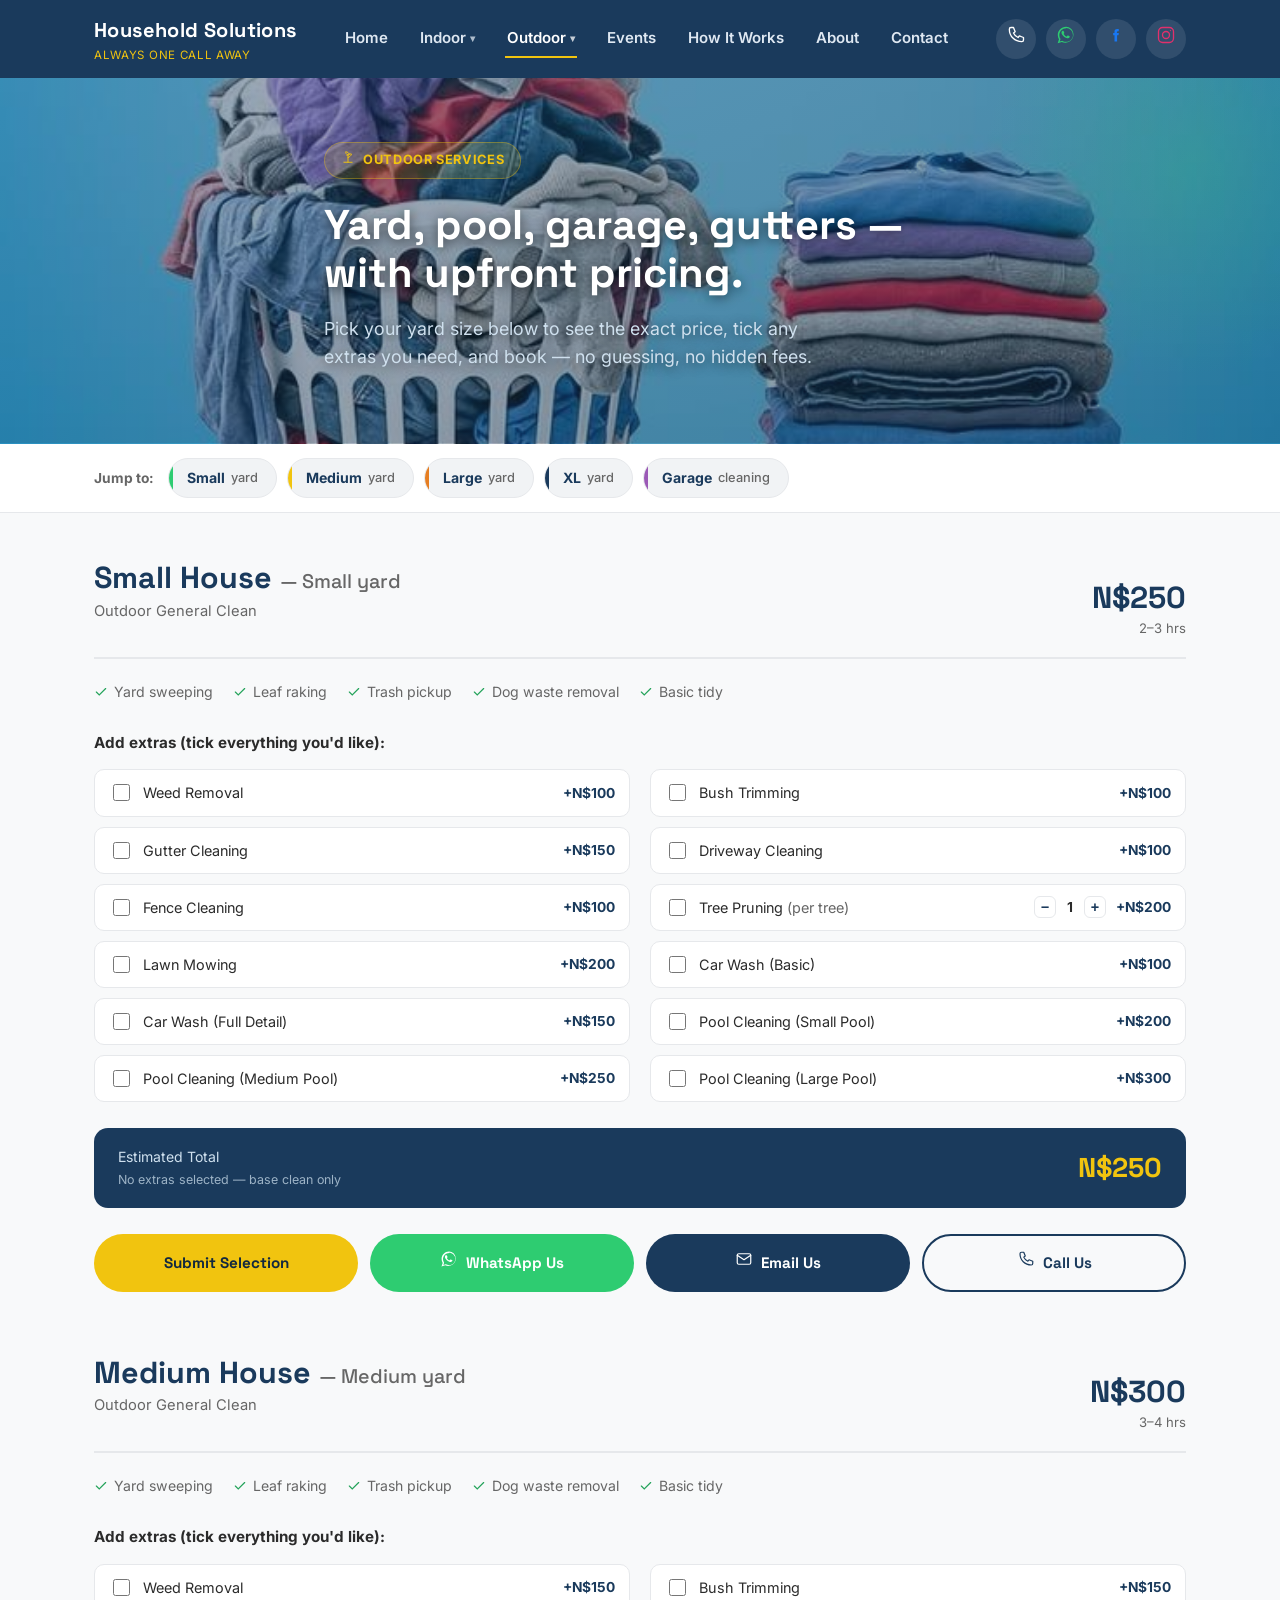
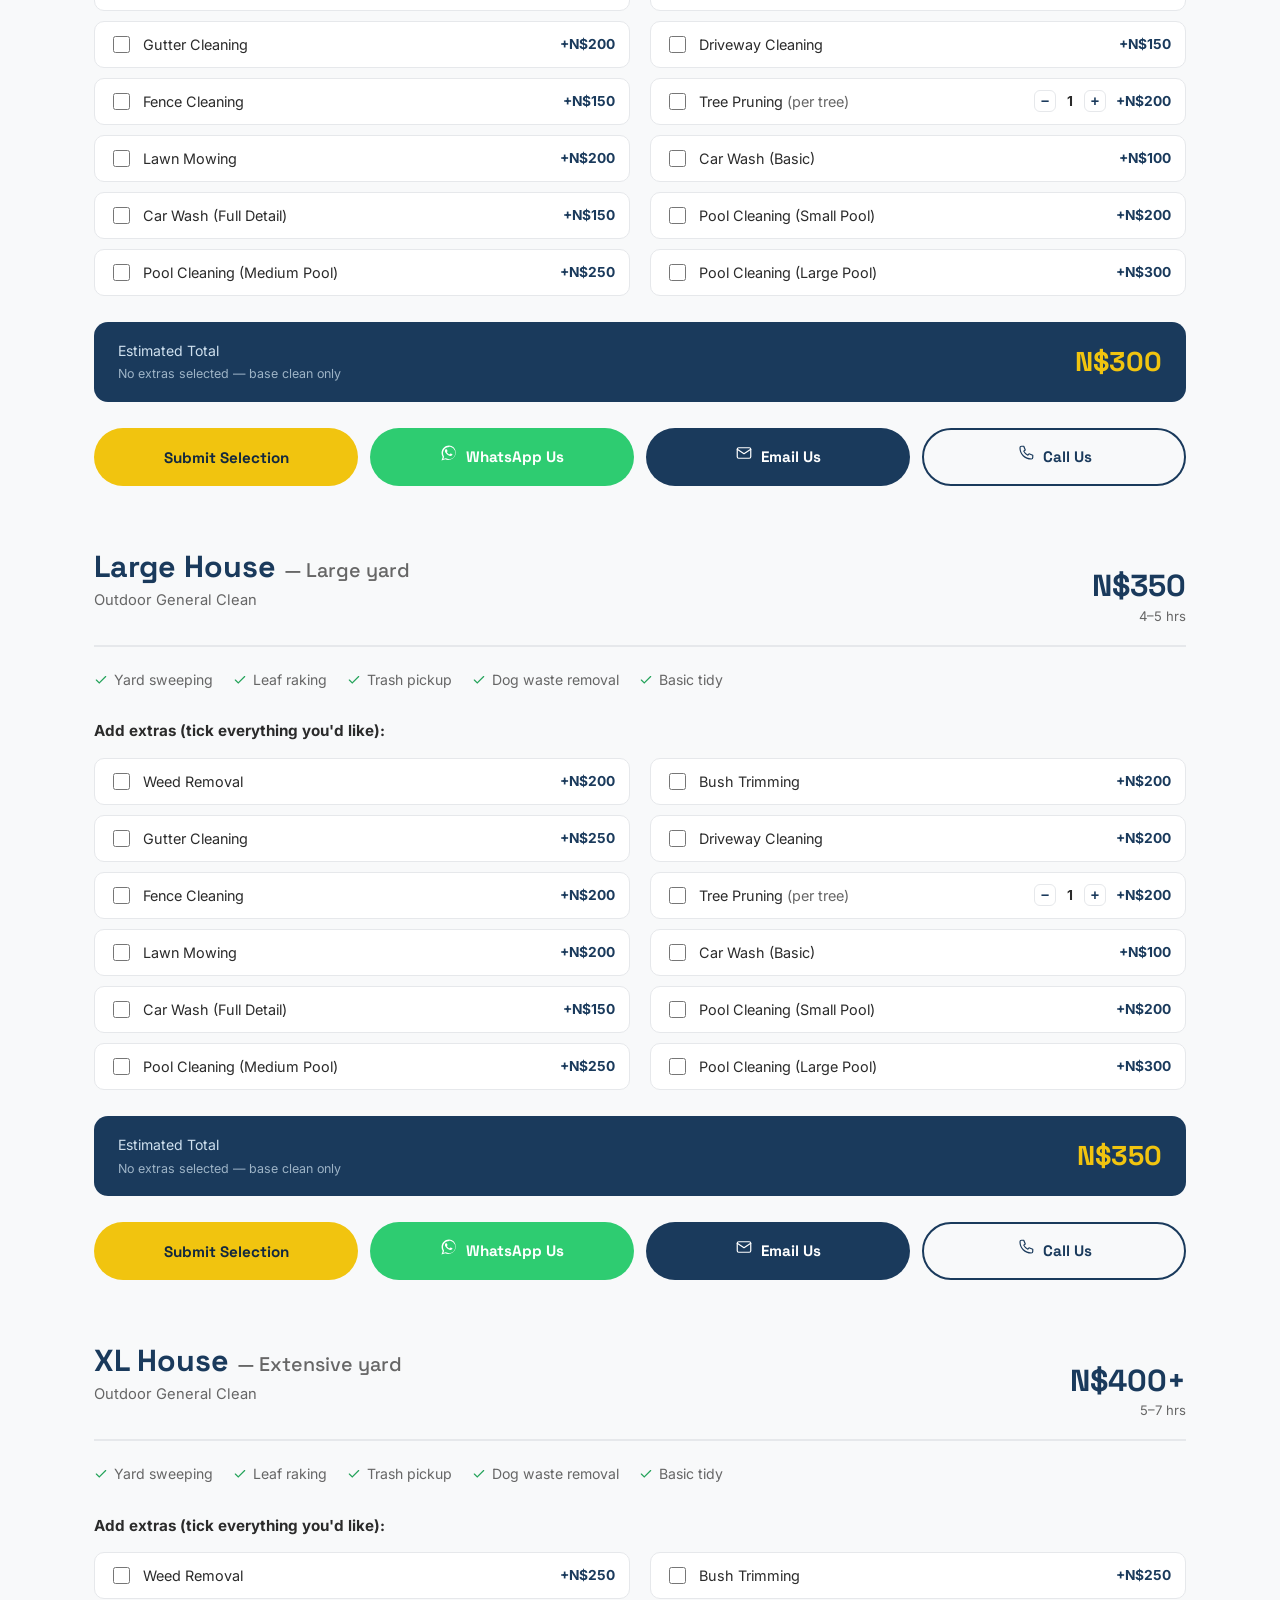
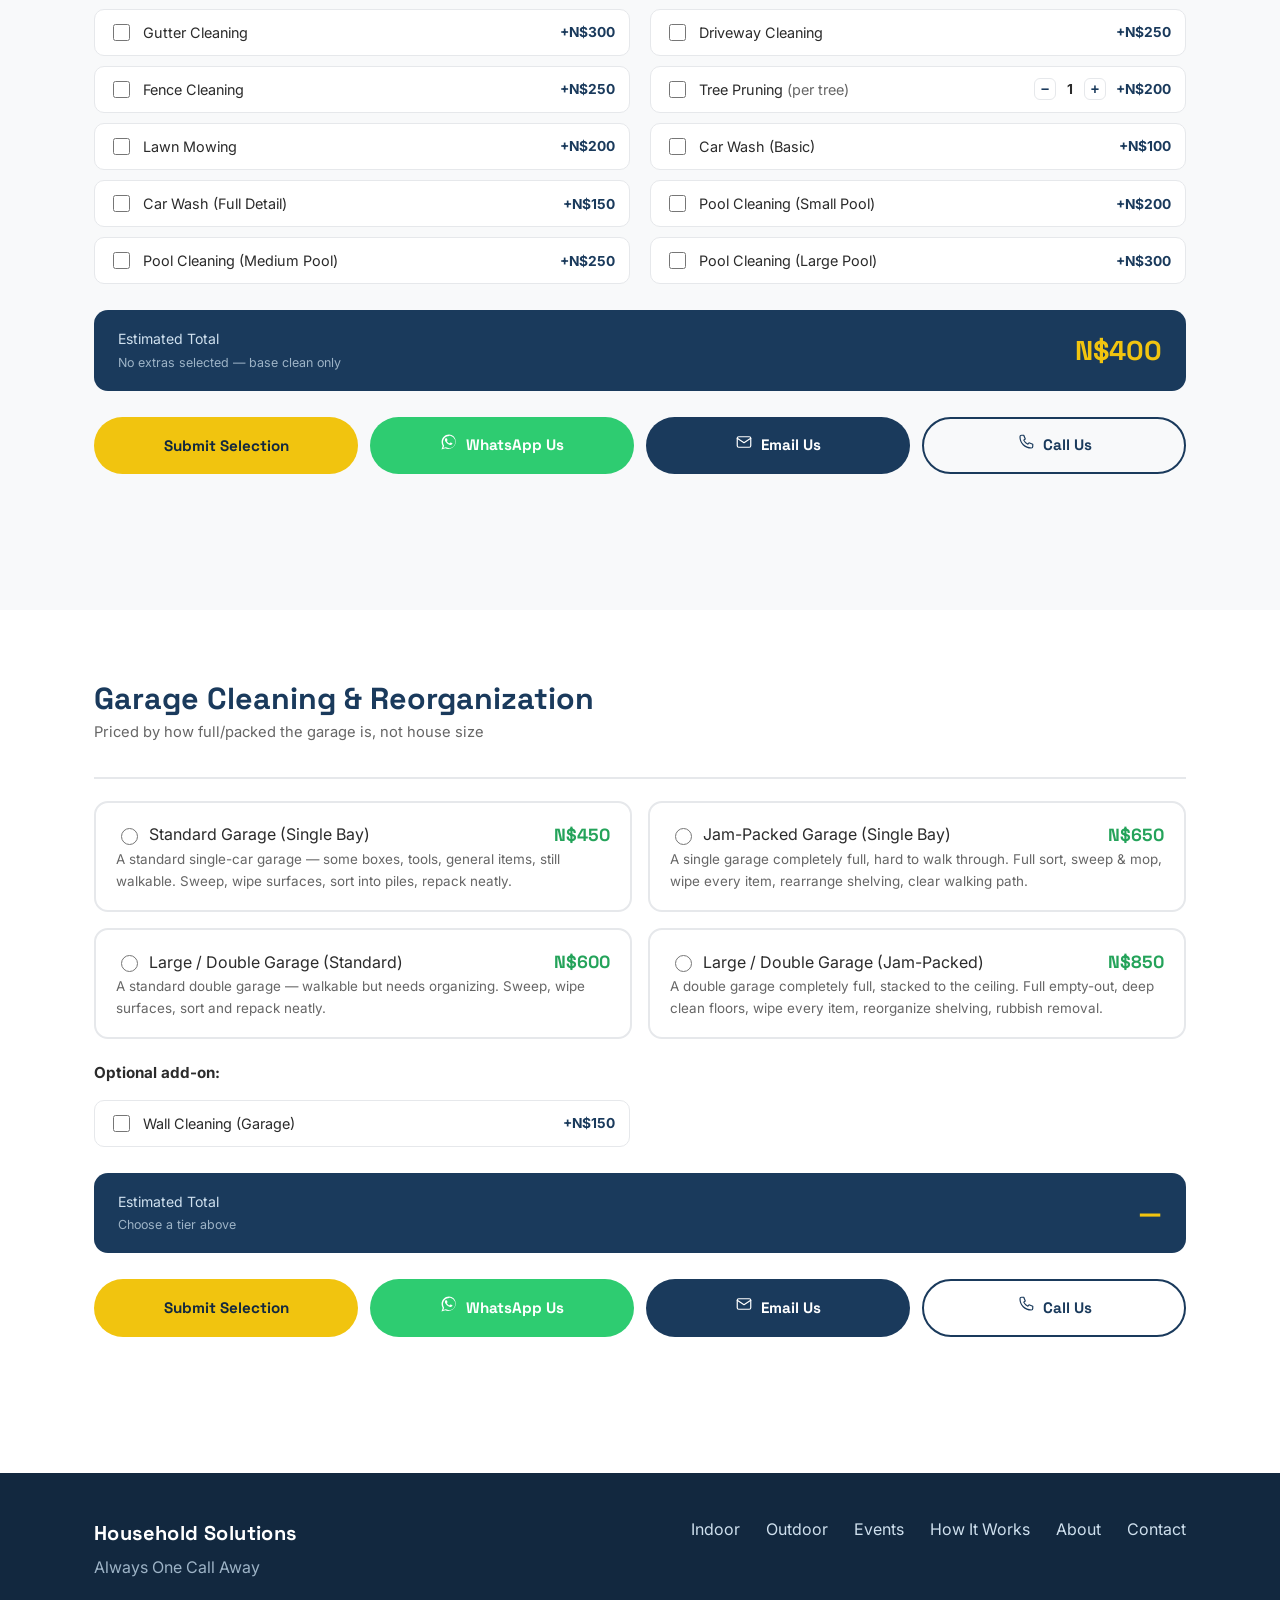
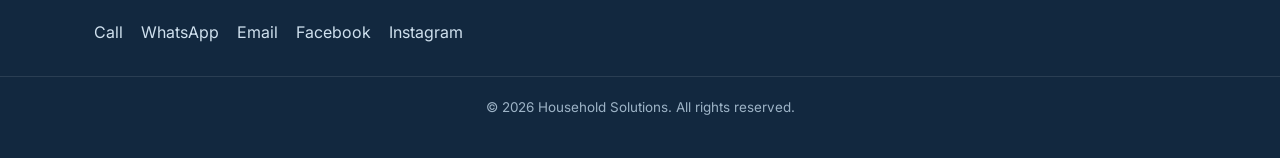
<file: outdoor.html>
<!DOCTYPE html>
<html lang="en">
<head>
<meta charset="UTF-8">
<meta name="viewport" content="width=device-width, initial-scale=1.0">
<title>Outdoor Services & Pricing — Household Solutions</title>
<meta name="description" content="Outdoor cleaning in Windhoek with upfront pricing by yard size — general clean from N$250, plus pool, garage, gutters, lawn care, and more. See exact prices and book instantly.">
<link rel="canonical" href="https://steveselviro-droid.github.io/HouseHold-Solutions/outdoor.html">
<meta property="og:type" content="website">
<meta property="og:title" content="Outdoor Services & Pricing — Household Solutions">
<meta property="og:description" content="Outdoor cleaning in Windhoek with upfront pricing by yard size — general clean from N$250, plus pool, garage, gutters, lawn care, and more. See exact prices and book instantly.">
<meta property="og:url" content="https://steveselviro-droid.github.io/HouseHold-Solutions/outdoor.html">
<meta property="og:image" content="https://steveselviro-droid.github.io/HouseHold-Solutions/images/home-bg.jpg">
<meta name="twitter:card" content="summary_large_image">
<meta name="twitter:title" content="Outdoor Services & Pricing — Household Solutions">
<meta name="twitter:description" content="Outdoor cleaning in Windhoek with upfront pricing by yard size — general clean from N$250, plus pool, garage, gutters, lawn care, and more. See exact prices and book instantly.">
<link rel="stylesheet" href="styles.css">
<link rel="icon" href="favicon.ico" sizes="any">
<link rel="icon" type="image/png" sizes="32x32" href="favicon-32x32.png">
<link rel="icon" type="image/png" sizes="16x16" href="favicon-16x16.png">
<link rel="apple-touch-icon" href="apple-touch-icon.png">
</head>
<body class="indoor-page">

<header class="site-header">
  <div class="wrap header-inner">
    <a href="index.html" class="brand">
      <span class="brand-name">Household Solutions</span>
      <span class="brand-tag">Always One Call Away</span>
    </a>
    <nav class="main-nav">
      <a class="nav-link" href="index.html">Home</a>
      <div class="nav-item has-dropdown">
        <a class="nav-link" href="indoor.html">Indoor</a>
        <div class="nav-dropdown">
          <span class="nav-dropdown-label">Jump to house size</span>
          <a href="indoor.html#size-small">Small <span>2 bed</span></a>
          <a href="indoor.html#size-medium">Medium <span>3 bed</span></a>
          <a href="indoor.html#size-large">Large <span>4 bed</span></a>
          <a href="indoor.html#size-xl">XL <span>5+ bed</span></a>
        </div>
      </div>
      <div class="nav-item has-dropdown">
        <a class="nav-link active" href="outdoor.html">Outdoor</a>
        <div class="nav-dropdown">
          <span class="nav-dropdown-label">Jump to size / job</span>
          <a href="outdoor.html#size-small">Small <span>yard</span></a>
          <a href="outdoor.html#size-medium">Medium <span>yard</span></a>
          <a href="outdoor.html#size-large">Large <span>yard</span></a>
          <a href="outdoor.html#size-xl">XL <span>yard</span></a>
          <a href="outdoor.html#garage">Garage <span>cleaning</span></a>
        </div>
      </div>
      <a class="nav-link" href="events.html">Events</a>
      <a class="nav-link" href="how-it-works.html">How It Works</a>
      <a class="nav-link" href="about.html">About</a>
      <a class="nav-link" href="contact.html">Contact</a>
    </nav>
    <div class="header-actions">
      <a class="icon-btn" data-tel-href href="#" aria-label="Call us"><span data-icon="phone"></span></a>
      <a class="icon-btn wa" data-wa-href href="#" target="_blank" aria-label="WhatsApp us"><span data-icon="whatsapp"></span></a>
      <a class="icon-btn fb" href="https://www.facebook.com/profile.php?id=61592919043495" target="_blank" rel="noopener" aria-label="Facebook"><span data-icon="facebook"></span></a>
      <a class="icon-btn ig" href="https://www.instagram.com/householdsolutions972026/" target="_blank" rel="noopener" aria-label="Instagram"><span data-icon="instagram"></span></a>
      <button class="nav-toggle" aria-label="Menu">
        <svg viewBox="0 0 24 24" fill="none" stroke="currentColor" stroke-width="2" stroke-linecap="round"><path d="M3 6h18M3 12h18M3 18h18"/></svg>
      </button>
    </div>
  </div>
</header>

<section class="hero" style="padding:64px 0 40px;">
  <div class="wrap hero-inner">
    <span class="hero-badge"><span data-icon="yard"></span> Outdoor Services</span>
    <h1 style="font-size:clamp(1.9rem,4vw,2.6rem);">Yard, pool, garage, gutters — with upfront pricing.</h1>
    <p class="lead">Pick your yard size below to see the exact price, tick any extras you need, and book — no guessing, no hidden fees.</p>
  </div>
</section>


<nav class="size-nav">
  <div class="wrap size-nav-inner">
    <span class="size-nav-label">Jump to:</span>
    <a href="#size-small" class="size-pill">Small <span>yard</span></a>
    <a href="#size-medium" class="size-pill">Medium <span>yard</span></a>
    <a href="#size-large" class="size-pill">Large <span>yard</span></a>
    <a href="#size-xl" class="size-pill">XL <span>yard</span></a>
    <a href="#garage" class="size-pill">Garage <span>cleaning</span></a>
  </div>
</nav>

<section class="section" style="padding-top:0;">
  <div class="wrap">

    <div class="pricing-section" id="size-small" data-panel data-type="Outdoor" data-size="Small (Small yard)" data-base-price="250" data-base-label="Outdoor General Clean — Small">
      <div class="pricing-head">
        <div>
          <h2>Small House <span style="color:var(--text-light);font-weight:500;font-size:0.65em;">— Small yard</span></h2>
          <p class="pricing-meta">Outdoor General Clean</p>
        </div>
        <div class="pricing-base-price">
          <div class="amount">N$250</div>
          <div class="time">2–3 hrs</div>
        </div>
      </div>

      <div class="included-list">
          <span><svg viewBox="0 0 24 24" fill="none" stroke="currentColor" stroke-width="2" stroke-linecap="round"><path d="M4 12l5 5L20 6"/></svg> Yard sweeping</span>
          <span><svg viewBox="0 0 24 24" fill="none" stroke="currentColor" stroke-width="2" stroke-linecap="round"><path d="M4 12l5 5L20 6"/></svg> Leaf raking</span>
          <span><svg viewBox="0 0 24 24" fill="none" stroke="currentColor" stroke-width="2" stroke-linecap="round"><path d="M4 12l5 5L20 6"/></svg> Trash pickup</span>
          <span><svg viewBox="0 0 24 24" fill="none" stroke="currentColor" stroke-width="2" stroke-linecap="round"><path d="M4 12l5 5L20 6"/></svg> Dog waste removal</span>
          <span><svg viewBox="0 0 24 24" fill="none" stroke="currentColor" stroke-width="2" stroke-linecap="round"><path d="M4 12l5 5L20 6"/></svg> Basic tidy</span>
      </div>

      <div class="extras-title">Add extras (tick everything you'd like):</div>
      <div class="extras-list">
        <div class="extra-row">
          <label><input type="checkbox" class="extra-check" data-price="100" data-label="Weed Removal"> <span class="extra-name">Weed Removal</span></label>
          
          <span class="extra-price">+N$100</span>
        </div>
        <div class="extra-row">
          <label><input type="checkbox" class="extra-check" data-price="100" data-label="Bush Trimming"> <span class="extra-name">Bush Trimming</span></label>
          
          <span class="extra-price">+N$100</span>
        </div>
        <div class="extra-row">
          <label><input type="checkbox" class="extra-check" data-price="150" data-label="Gutter Cleaning"> <span class="extra-name">Gutter Cleaning</span></label>
          
          <span class="extra-price">+N$150</span>
        </div>
        <div class="extra-row">
          <label><input type="checkbox" class="extra-check" data-price="100" data-label="Driveway Cleaning"> <span class="extra-name">Driveway Cleaning</span></label>
          
          <span class="extra-price">+N$100</span>
        </div>
        <div class="extra-row">
          <label><input type="checkbox" class="extra-check" data-price="100" data-label="Fence Cleaning"> <span class="extra-name">Fence Cleaning</span></label>
          
          <span class="extra-price">+N$100</span>
        </div>
        <div class="extra-row">
          <label><input type="checkbox" class="extra-check" data-price="200" data-label="Tree Pruning"> <span class="extra-name">Tree Pruning <em style="font-style:normal;color:var(--text-light);">(per tree)</em></span></label>
          <div class="qty-stepper">
              <button type="button" class="qty-btn qty-minus" aria-label="decrease">−</button>
              <span class="qty-val">1</span>
              <button type="button" class="qty-btn qty-plus" aria-label="increase">+</button>
            </div>
          <span class="extra-price">+N$200</span>
        </div>
        <div class="extra-row">
          <label><input type="checkbox" class="extra-check" data-price="200" data-label="Lawn Mowing"> <span class="extra-name">Lawn Mowing</span></label>
          
          <span class="extra-price">+N$200</span>
        </div>
        <div class="extra-row">
          <label><input type="checkbox" class="extra-check" data-price="100" data-label="Car Wash (Basic)"> <span class="extra-name">Car Wash (Basic)</span></label>
          
          <span class="extra-price">+N$100</span>
        </div>
        <div class="extra-row">
          <label><input type="checkbox" class="extra-check" data-price="150" data-label="Car Wash (Full Detail)"> <span class="extra-name">Car Wash (Full Detail)</span></label>
          
          <span class="extra-price">+N$150</span>
        </div>
        <div class="extra-row">
          <label><input type="checkbox" class="extra-check" data-price="200" data-label="Pool Cleaning (Small Pool)"> <span class="extra-name">Pool Cleaning (Small Pool)</span></label>
          
          <span class="extra-price">+N$200</span>
        </div>
        <div class="extra-row">
          <label><input type="checkbox" class="extra-check" data-price="250" data-label="Pool Cleaning (Medium Pool)"> <span class="extra-name">Pool Cleaning (Medium Pool)</span></label>
          
          <span class="extra-price">+N$250</span>
        </div>
        <div class="extra-row">
          <label><input type="checkbox" class="extra-check" data-price="300" data-label="Pool Cleaning (Large Pool)"> <span class="extra-name">Pool Cleaning (Large Pool)</span></label>
          
          <span class="extra-price">+N$300</span>
        </div>
      </div>

      <div class="price-summary">
        <div>
          <div class="label">Estimated Total</div>
          <div class="selected-note">No extras selected — base clean only</div>
        </div>
        <div class="total-amount">N$250</div>
      </div>

      <div class="pricing-actions">
        <button type="button" class="btn btn-gold pp-submit">Submit Selection</button>
        <a href="#" target="_blank" class="btn btn-green pp-whatsapp"><span data-icon="whatsapp"></span> WhatsApp Us</a>
        <a href="#" class="btn btn-blue pp-email"><span data-icon="mail"></span> Email Us</a>
        <a data-tel-href href="#" class="btn btn-outline-blue pp-call"><span data-icon="phone"></span> Call Us</a>
      </div>
    </div>


    <div class="pricing-section" id="size-medium" data-panel data-type="Outdoor" data-size="Medium (Medium yard)" data-base-price="300" data-base-label="Outdoor General Clean — Medium">
      <div class="pricing-head">
        <div>
          <h2>Medium House <span style="color:var(--text-light);font-weight:500;font-size:0.65em;">— Medium yard</span></h2>
          <p class="pricing-meta">Outdoor General Clean</p>
        </div>
        <div class="pricing-base-price">
          <div class="amount">N$300</div>
          <div class="time">3–4 hrs</div>
        </div>
      </div>

      <div class="included-list">
          <span><svg viewBox="0 0 24 24" fill="none" stroke="currentColor" stroke-width="2" stroke-linecap="round"><path d="M4 12l5 5L20 6"/></svg> Yard sweeping</span>
          <span><svg viewBox="0 0 24 24" fill="none" stroke="currentColor" stroke-width="2" stroke-linecap="round"><path d="M4 12l5 5L20 6"/></svg> Leaf raking</span>
          <span><svg viewBox="0 0 24 24" fill="none" stroke="currentColor" stroke-width="2" stroke-linecap="round"><path d="M4 12l5 5L20 6"/></svg> Trash pickup</span>
          <span><svg viewBox="0 0 24 24" fill="none" stroke="currentColor" stroke-width="2" stroke-linecap="round"><path d="M4 12l5 5L20 6"/></svg> Dog waste removal</span>
          <span><svg viewBox="0 0 24 24" fill="none" stroke="currentColor" stroke-width="2" stroke-linecap="round"><path d="M4 12l5 5L20 6"/></svg> Basic tidy</span>
      </div>

      <div class="extras-title">Add extras (tick everything you'd like):</div>
      <div class="extras-list">
        <div class="extra-row">
          <label><input type="checkbox" class="extra-check" data-price="150" data-label="Weed Removal"> <span class="extra-name">Weed Removal</span></label>
          
          <span class="extra-price">+N$150</span>
        </div>
        <div class="extra-row">
          <label><input type="checkbox" class="extra-check" data-price="150" data-label="Bush Trimming"> <span class="extra-name">Bush Trimming</span></label>
          
          <span class="extra-price">+N$150</span>
        </div>
        <div class="extra-row">
          <label><input type="checkbox" class="extra-check" data-price="200" data-label="Gutter Cleaning"> <span class="extra-name">Gutter Cleaning</span></label>
          
          <span class="extra-price">+N$200</span>
        </div>
        <div class="extra-row">
          <label><input type="checkbox" class="extra-check" data-price="150" data-label="Driveway Cleaning"> <span class="extra-name">Driveway Cleaning</span></label>
          
          <span class="extra-price">+N$150</span>
        </div>
        <div class="extra-row">
          <label><input type="checkbox" class="extra-check" data-price="150" data-label="Fence Cleaning"> <span class="extra-name">Fence Cleaning</span></label>
          
          <span class="extra-price">+N$150</span>
        </div>
        <div class="extra-row">
          <label><input type="checkbox" class="extra-check" data-price="200" data-label="Tree Pruning"> <span class="extra-name">Tree Pruning <em style="font-style:normal;color:var(--text-light);">(per tree)</em></span></label>
          <div class="qty-stepper">
              <button type="button" class="qty-btn qty-minus" aria-label="decrease">−</button>
              <span class="qty-val">1</span>
              <button type="button" class="qty-btn qty-plus" aria-label="increase">+</button>
            </div>
          <span class="extra-price">+N$200</span>
        </div>
        <div class="extra-row">
          <label><input type="checkbox" class="extra-check" data-price="200" data-label="Lawn Mowing"> <span class="extra-name">Lawn Mowing</span></label>
          
          <span class="extra-price">+N$200</span>
        </div>
        <div class="extra-row">
          <label><input type="checkbox" class="extra-check" data-price="100" data-label="Car Wash (Basic)"> <span class="extra-name">Car Wash (Basic)</span></label>
          
          <span class="extra-price">+N$100</span>
        </div>
        <div class="extra-row">
          <label><input type="checkbox" class="extra-check" data-price="150" data-label="Car Wash (Full Detail)"> <span class="extra-name">Car Wash (Full Detail)</span></label>
          
          <span class="extra-price">+N$150</span>
        </div>
        <div class="extra-row">
          <label><input type="checkbox" class="extra-check" data-price="200" data-label="Pool Cleaning (Small Pool)"> <span class="extra-name">Pool Cleaning (Small Pool)</span></label>
          
          <span class="extra-price">+N$200</span>
        </div>
        <div class="extra-row">
          <label><input type="checkbox" class="extra-check" data-price="250" data-label="Pool Cleaning (Medium Pool)"> <span class="extra-name">Pool Cleaning (Medium Pool)</span></label>
          
          <span class="extra-price">+N$250</span>
        </div>
        <div class="extra-row">
          <label><input type="checkbox" class="extra-check" data-price="300" data-label="Pool Cleaning (Large Pool)"> <span class="extra-name">Pool Cleaning (Large Pool)</span></label>
          
          <span class="extra-price">+N$300</span>
        </div>
      </div>

      <div class="price-summary">
        <div>
          <div class="label">Estimated Total</div>
          <div class="selected-note">No extras selected — base clean only</div>
        </div>
        <div class="total-amount">N$300</div>
      </div>

      <div class="pricing-actions">
        <button type="button" class="btn btn-gold pp-submit">Submit Selection</button>
        <a href="#" target="_blank" class="btn btn-green pp-whatsapp"><span data-icon="whatsapp"></span> WhatsApp Us</a>
        <a href="#" class="btn btn-blue pp-email"><span data-icon="mail"></span> Email Us</a>
        <a data-tel-href href="#" class="btn btn-outline-blue pp-call"><span data-icon="phone"></span> Call Us</a>
      </div>
    </div>


    <div class="pricing-section" id="size-large" data-panel data-type="Outdoor" data-size="Large (Large yard)" data-base-price="350" data-base-label="Outdoor General Clean — Large">
      <div class="pricing-head">
        <div>
          <h2>Large House <span style="color:var(--text-light);font-weight:500;font-size:0.65em;">— Large yard</span></h2>
          <p class="pricing-meta">Outdoor General Clean</p>
        </div>
        <div class="pricing-base-price">
          <div class="amount">N$350</div>
          <div class="time">4–5 hrs</div>
        </div>
      </div>

      <div class="included-list">
          <span><svg viewBox="0 0 24 24" fill="none" stroke="currentColor" stroke-width="2" stroke-linecap="round"><path d="M4 12l5 5L20 6"/></svg> Yard sweeping</span>
          <span><svg viewBox="0 0 24 24" fill="none" stroke="currentColor" stroke-width="2" stroke-linecap="round"><path d="M4 12l5 5L20 6"/></svg> Leaf raking</span>
          <span><svg viewBox="0 0 24 24" fill="none" stroke="currentColor" stroke-width="2" stroke-linecap="round"><path d="M4 12l5 5L20 6"/></svg> Trash pickup</span>
          <span><svg viewBox="0 0 24 24" fill="none" stroke="currentColor" stroke-width="2" stroke-linecap="round"><path d="M4 12l5 5L20 6"/></svg> Dog waste removal</span>
          <span><svg viewBox="0 0 24 24" fill="none" stroke="currentColor" stroke-width="2" stroke-linecap="round"><path d="M4 12l5 5L20 6"/></svg> Basic tidy</span>
      </div>

      <div class="extras-title">Add extras (tick everything you'd like):</div>
      <div class="extras-list">
        <div class="extra-row">
          <label><input type="checkbox" class="extra-check" data-price="200" data-label="Weed Removal"> <span class="extra-name">Weed Removal</span></label>
          
          <span class="extra-price">+N$200</span>
        </div>
        <div class="extra-row">
          <label><input type="checkbox" class="extra-check" data-price="200" data-label="Bush Trimming"> <span class="extra-name">Bush Trimming</span></label>
          
          <span class="extra-price">+N$200</span>
        </div>
        <div class="extra-row">
          <label><input type="checkbox" class="extra-check" data-price="250" data-label="Gutter Cleaning"> <span class="extra-name">Gutter Cleaning</span></label>
          
          <span class="extra-price">+N$250</span>
        </div>
        <div class="extra-row">
          <label><input type="checkbox" class="extra-check" data-price="200" data-label="Driveway Cleaning"> <span class="extra-name">Driveway Cleaning</span></label>
          
          <span class="extra-price">+N$200</span>
        </div>
        <div class="extra-row">
          <label><input type="checkbox" class="extra-check" data-price="200" data-label="Fence Cleaning"> <span class="extra-name">Fence Cleaning</span></label>
          
          <span class="extra-price">+N$200</span>
        </div>
        <div class="extra-row">
          <label><input type="checkbox" class="extra-check" data-price="200" data-label="Tree Pruning"> <span class="extra-name">Tree Pruning <em style="font-style:normal;color:var(--text-light);">(per tree)</em></span></label>
          <div class="qty-stepper">
              <button type="button" class="qty-btn qty-minus" aria-label="decrease">−</button>
              <span class="qty-val">1</span>
              <button type="button" class="qty-btn qty-plus" aria-label="increase">+</button>
            </div>
          <span class="extra-price">+N$200</span>
        </div>
        <div class="extra-row">
          <label><input type="checkbox" class="extra-check" data-price="200" data-label="Lawn Mowing"> <span class="extra-name">Lawn Mowing</span></label>
          
          <span class="extra-price">+N$200</span>
        </div>
        <div class="extra-row">
          <label><input type="checkbox" class="extra-check" data-price="100" data-label="Car Wash (Basic)"> <span class="extra-name">Car Wash (Basic)</span></label>
          
          <span class="extra-price">+N$100</span>
        </div>
        <div class="extra-row">
          <label><input type="checkbox" class="extra-check" data-price="150" data-label="Car Wash (Full Detail)"> <span class="extra-name">Car Wash (Full Detail)</span></label>
          
          <span class="extra-price">+N$150</span>
        </div>
        <div class="extra-row">
          <label><input type="checkbox" class="extra-check" data-price="200" data-label="Pool Cleaning (Small Pool)"> <span class="extra-name">Pool Cleaning (Small Pool)</span></label>
          
          <span class="extra-price">+N$200</span>
        </div>
        <div class="extra-row">
          <label><input type="checkbox" class="extra-check" data-price="250" data-label="Pool Cleaning (Medium Pool)"> <span class="extra-name">Pool Cleaning (Medium Pool)</span></label>
          
          <span class="extra-price">+N$250</span>
        </div>
        <div class="extra-row">
          <label><input type="checkbox" class="extra-check" data-price="300" data-label="Pool Cleaning (Large Pool)"> <span class="extra-name">Pool Cleaning (Large Pool)</span></label>
          
          <span class="extra-price">+N$300</span>
        </div>
      </div>

      <div class="price-summary">
        <div>
          <div class="label">Estimated Total</div>
          <div class="selected-note">No extras selected — base clean only</div>
        </div>
        <div class="total-amount">N$350</div>
      </div>

      <div class="pricing-actions">
        <button type="button" class="btn btn-gold pp-submit">Submit Selection</button>
        <a href="#" target="_blank" class="btn btn-green pp-whatsapp"><span data-icon="whatsapp"></span> WhatsApp Us</a>
        <a href="#" class="btn btn-blue pp-email"><span data-icon="mail"></span> Email Us</a>
        <a data-tel-href href="#" class="btn btn-outline-blue pp-call"><span data-icon="phone"></span> Call Us</a>
      </div>
    </div>


    <div class="pricing-section" id="size-xl" data-panel data-type="Outdoor" data-size="XL (Extensive yard)" data-base-price="400" data-base-label="Outdoor General Clean — XL">
      <div class="pricing-head">
        <div>
          <h2>XL House <span style="color:var(--text-light);font-weight:500;font-size:0.65em;">— Extensive yard</span></h2>
          <p class="pricing-meta">Outdoor General Clean</p>
        </div>
        <div class="pricing-base-price">
          <div class="amount">N$400+</div>
          <div class="time">5–7 hrs</div>
        </div>
      </div>

      <div class="included-list">
          <span><svg viewBox="0 0 24 24" fill="none" stroke="currentColor" stroke-width="2" stroke-linecap="round"><path d="M4 12l5 5L20 6"/></svg> Yard sweeping</span>
          <span><svg viewBox="0 0 24 24" fill="none" stroke="currentColor" stroke-width="2" stroke-linecap="round"><path d="M4 12l5 5L20 6"/></svg> Leaf raking</span>
          <span><svg viewBox="0 0 24 24" fill="none" stroke="currentColor" stroke-width="2" stroke-linecap="round"><path d="M4 12l5 5L20 6"/></svg> Trash pickup</span>
          <span><svg viewBox="0 0 24 24" fill="none" stroke="currentColor" stroke-width="2" stroke-linecap="round"><path d="M4 12l5 5L20 6"/></svg> Dog waste removal</span>
          <span><svg viewBox="0 0 24 24" fill="none" stroke="currentColor" stroke-width="2" stroke-linecap="round"><path d="M4 12l5 5L20 6"/></svg> Basic tidy</span>
      </div>

      <div class="extras-title">Add extras (tick everything you'd like):</div>
      <div class="extras-list">
        <div class="extra-row">
          <label><input type="checkbox" class="extra-check" data-price="250" data-label="Weed Removal"> <span class="extra-name">Weed Removal</span></label>
          
          <span class="extra-price">+N$250</span>
        </div>
        <div class="extra-row">
          <label><input type="checkbox" class="extra-check" data-price="250" data-label="Bush Trimming"> <span class="extra-name">Bush Trimming</span></label>
          
          <span class="extra-price">+N$250</span>
        </div>
        <div class="extra-row">
          <label><input type="checkbox" class="extra-check" data-price="300" data-label="Gutter Cleaning"> <span class="extra-name">Gutter Cleaning</span></label>
          
          <span class="extra-price">+N$300</span>
        </div>
        <div class="extra-row">
          <label><input type="checkbox" class="extra-check" data-price="250" data-label="Driveway Cleaning"> <span class="extra-name">Driveway Cleaning</span></label>
          
          <span class="extra-price">+N$250</span>
        </div>
        <div class="extra-row">
          <label><input type="checkbox" class="extra-check" data-price="250" data-label="Fence Cleaning"> <span class="extra-name">Fence Cleaning</span></label>
          
          <span class="extra-price">+N$250</span>
        </div>
        <div class="extra-row">
          <label><input type="checkbox" class="extra-check" data-price="200" data-label="Tree Pruning"> <span class="extra-name">Tree Pruning <em style="font-style:normal;color:var(--text-light);">(per tree)</em></span></label>
          <div class="qty-stepper">
              <button type="button" class="qty-btn qty-minus" aria-label="decrease">−</button>
              <span class="qty-val">1</span>
              <button type="button" class="qty-btn qty-plus" aria-label="increase">+</button>
            </div>
          <span class="extra-price">+N$200</span>
        </div>
        <div class="extra-row">
          <label><input type="checkbox" class="extra-check" data-price="200" data-label="Lawn Mowing"> <span class="extra-name">Lawn Mowing</span></label>
          
          <span class="extra-price">+N$200</span>
        </div>
        <div class="extra-row">
          <label><input type="checkbox" class="extra-check" data-price="100" data-label="Car Wash (Basic)"> <span class="extra-name">Car Wash (Basic)</span></label>
          
          <span class="extra-price">+N$100</span>
        </div>
        <div class="extra-row">
          <label><input type="checkbox" class="extra-check" data-price="150" data-label="Car Wash (Full Detail)"> <span class="extra-name">Car Wash (Full Detail)</span></label>
          
          <span class="extra-price">+N$150</span>
        </div>
        <div class="extra-row">
          <label><input type="checkbox" class="extra-check" data-price="200" data-label="Pool Cleaning (Small Pool)"> <span class="extra-name">Pool Cleaning (Small Pool)</span></label>
          
          <span class="extra-price">+N$200</span>
        </div>
        <div class="extra-row">
          <label><input type="checkbox" class="extra-check" data-price="250" data-label="Pool Cleaning (Medium Pool)"> <span class="extra-name">Pool Cleaning (Medium Pool)</span></label>
          
          <span class="extra-price">+N$250</span>
        </div>
        <div class="extra-row">
          <label><input type="checkbox" class="extra-check" data-price="300" data-label="Pool Cleaning (Large Pool)"> <span class="extra-name">Pool Cleaning (Large Pool)</span></label>
          
          <span class="extra-price">+N$300</span>
        </div>
      </div>

      <div class="price-summary">
        <div>
          <div class="label">Estimated Total</div>
          <div class="selected-note">No extras selected — base clean only</div>
        </div>
        <div class="total-amount">N$400</div>
      </div>

      <div class="pricing-actions">
        <button type="button" class="btn btn-gold pp-submit">Submit Selection</button>
        <a href="#" target="_blank" class="btn btn-green pp-whatsapp"><span data-icon="whatsapp"></span> WhatsApp Us</a>
        <a href="#" class="btn btn-blue pp-email"><span data-icon="mail"></span> Email Us</a>
        <a data-tel-href href="#" class="btn btn-outline-blue pp-call"><span data-icon="phone"></span> Call Us</a>
      </div>
    </div>

  </div>
</section>

<section class="section section-alt">
  <div class="wrap">

    <div class="pricing-section" id="garage" data-garage-panel data-type="Garage Cleaning">
      <div class="pricing-head">
        <div>
          <h2>Garage Cleaning &amp; Reorganization</h2>
          <p class="pricing-meta">Priced by how full/packed the garage is, not house size</p>
        </div>
      </div>

      <div class="garage-tiers">
        <label class="garage-tier">
          <div style="display:flex;align-items:center;width:100%;">
            <input type="radio" name="garage-tier" value="Standard Garage (Single Bay)" data-price="450" data-label="Standard Garage (Single Bay)">
            <span style="margin-left:8px;">Standard Garage (Single Bay)</span>
            <span class="garage-price">N$450</span>
          </div>
          <p>A standard single-car garage — some boxes, tools, general items, still walkable. Sweep, wipe surfaces, sort into piles, repack neatly.</p>
        </label>
        <label class="garage-tier">
          <div style="display:flex;align-items:center;width:100%;">
            <input type="radio" name="garage-tier" value="Jam-Packed Garage (Single Bay)" data-price="650" data-label="Jam-Packed Garage (Single Bay)">
            <span style="margin-left:8px;">Jam-Packed Garage (Single Bay)</span>
            <span class="garage-price">N$650</span>
          </div>
          <p>A single garage completely full, hard to walk through. Full sort, sweep & mop, wipe every item, rearrange shelving, clear walking path.</p>
        </label>
        <label class="garage-tier">
          <div style="display:flex;align-items:center;width:100%;">
            <input type="radio" name="garage-tier" value="Large / Double Garage (Standard)" data-price="600" data-label="Large / Double Garage (Standard)">
            <span style="margin-left:8px;">Large / Double Garage (Standard)</span>
            <span class="garage-price">N$600</span>
          </div>
          <p>A standard double garage — walkable but needs organizing. Sweep, wipe surfaces, sort and repack neatly.</p>
        </label>
        <label class="garage-tier">
          <div style="display:flex;align-items:center;width:100%;">
            <input type="radio" name="garage-tier" value="Large / Double Garage (Jam-Packed)" data-price="850" data-label="Large / Double Garage (Jam-Packed)">
            <span style="margin-left:8px;">Large / Double Garage (Jam-Packed)</span>
            <span class="garage-price">N$850</span>
          </div>
          <p>A double garage completely full, stacked to the ceiling. Full empty-out, deep clean floors, wipe every item, reorganize shelving, rubbish removal.</p>
        </label>
      </div>

      <div class="extras-title">Optional add-on:</div>
      <div class="extras-list">
        <div class="extra-row">
          <label><input type="checkbox" class="extra-check" data-price="150" data-label="Wall Cleaning (Garage)"> <span class="extra-name">Wall Cleaning (Garage)</span></label>
          
          <span class="extra-price">+N$150</span>
        </div>
      </div>

      <div class="price-summary">
        <div>
          <div class="label">Estimated Total</div>
          <div class="selected-note">Choose a tier above</div>
        </div>
        <div class="total-amount">N$0</div>
      </div>

      <div class="pricing-actions">
        <button type="button" class="btn btn-gold pp-submit">Submit Selection</button>
        <a href="#" target="_blank" class="btn btn-green pp-whatsapp"><span data-icon="whatsapp"></span> WhatsApp Us</a>
        <a href="#" class="btn btn-blue pp-email"><span data-icon="mail"></span> Email Us</a>
        <a data-tel-href href="#" class="btn btn-outline-blue pp-call"><span data-icon="phone"></span> Call Us</a>
      </div>
    </div>

  </div>
</section>

<footer class="site-footer">
  <div class="wrap footer-inner">
    <div class="footer-brand">
      <span class="brand-name">Household Solutions</span>
      <p style="color:#9db3c6;margin-top:6px;">Always One Call Away</p>
    </div>
    <nav class="footer-links">
      <a href="indoor.html">Indoor</a>
      <a href="outdoor.html">Outdoor</a>
      <a href="events.html">Events</a>
      <a href="how-it-works.html">How It Works</a>
      <a href="about.html">About</a>
      <a href="contact.html">Contact</a>
    </nav>
    <div class="footer-contacts">
      <a data-tel-href href="#">Call</a>
      <a data-wa-href href="#" target="_blank">WhatsApp</a>
      <a href="mailto:householdsolutions97@gmail.com">Email</a>
      <a href="https://www.facebook.com/profile.php?id=61592919043495" target="_blank" rel="noopener">Facebook</a>
      <a href="https://www.instagram.com/householdsolutions972026/" target="_blank" rel="noopener">Instagram</a>
    </div>
  </div>
  <p class="footer-bottom">© 2026 Household Solutions. All rights reserved.</p>
</footer>

<script src="icons.js"></script>
<script src="main.js"></script>
</body>
</html>


<script src="icons.js"></script>
<script src="main.js"></script>
</body>
</html>
</file>
<file: styles.css>
/* ============================================================
   HOUSEHOLD SOLUTIONS — shared stylesheet
   Design tokens per brand: deep blue / fresh green / warm gold
   ============================================================ */

@import url('https://fonts.googleapis.com/css2?family=Space+Grotesk:wght@500;700&family=Inter:wght@400;500;600;700&display=swap');

:root {
  --blue: #1a3a5c;
  --blue-dark: #12283f;
  --green: #2ecc71;
  --green-dark: #24a35a;
  --gold: #f1c40f;
  --gold-dark: #d4ac0d;
  --bg: #f8f9fa;
  --card: #ffffff;
  --text: #2b2b2b;
  --text-light: #666666;
  --border: #e6e8eb;
  --radius: 14px;
  --shadow: 0 6px 20px rgba(26, 58, 92, 0.08);
  --shadow-hover: 0 12px 28px rgba(26, 58, 92, 0.14);
  --font-display: 'Space Grotesk', sans-serif;
  --font-body: 'Inter', sans-serif;
}

* { box-sizing: border-box; }
html { scroll-behavior: smooth; }

body {
  margin: 0;
  font-family: var(--font-body);
  color: var(--text);
  background: var(--bg);
  line-height: 1.6;
}

h1, h2, h3, h4 {
  font-family: var(--font-display);
  color: var(--blue);
  line-height: 1.15;
  margin: 0 0 0.5em;
}

p { margin: 0 0 1em; color: var(--text); }
a { color: inherit; text-decoration: none; }
img { max-width: 100%; display: block; }

.wrap { max-width: 1140px; margin: 0 auto; padding: 0 24px; }
.section { padding: 72px 0; }
.section-alt { background: var(--card); }
.eyebrow {
  font-family: var(--font-display);
  text-transform: uppercase;
  letter-spacing: 0.14em;
  font-size: 0.78rem;
  color: var(--green-dark);
  font-weight: 700;
  margin-bottom: 10px;
  display: block;
}
.section-head { max-width: 640px; margin: 0 auto 44px; text-align: center; }
.section-head h2 { font-size: clamp(1.7rem, 3vw, 2.4rem); }
.section-head p { color: var(--text-light); }

/* ---------- Buttons ---------- */
.btn {
  display: inline-flex;
  align-items: center;
  gap: 8px;
  padding: 14px 26px;
  border-radius: 999px;
  font-family: var(--font-display);
  font-weight: 700;
  font-size: 0.95rem;
  border: 2px solid transparent;
  cursor: pointer;
  transition: transform 0.15s ease, box-shadow 0.15s ease, background 0.15s ease;
}
.btn:hover { transform: translateY(-2px); }
.btn:focus-visible { outline: 3px solid var(--blue); outline-offset: 2px; }
.btn svg { width: 18px; height: 18px; }

.btn-gold { background: var(--gold); color: var(--blue-dark); }
.btn-gold:hover { background: var(--gold-dark); box-shadow: var(--shadow-hover); }

.btn-blue { background: var(--blue); color: #fff; }
.btn-blue:hover { background: var(--blue-dark); box-shadow: var(--shadow-hover); }

.btn-green { background: var(--green); color: #fff; }
.btn-green:hover { background: var(--green-dark); box-shadow: var(--shadow-hover); }

.btn-outline { background: transparent; border-color: rgba(255,255,255,0.6); color: #fff; }
.btn-outline:hover { background: rgba(255,255,255,0.12); }

.btn-outline-blue { background: transparent; border-color: var(--blue); color: var(--blue); }
.btn-outline-blue:hover { background: var(--blue); color: #fff; }

.btn-row { display: flex; gap: 14px; flex-wrap: wrap; }
.btn-block { width: 100%; justify-content: center; }

/* ---------- Header / Nav ---------- */
.site-header {
  position: sticky; top: 0; z-index: 50;
  background: var(--blue);
  color: #fff;
}
.header-inner {
  display: flex; align-items: center; justify-content: space-between;
  padding: 14px 24px;
}
.brand { display: flex; flex-direction: column; }
.brand-name {
  font-family: var(--font-display); font-weight: 700;
  font-size: 1.25rem; letter-spacing: 0.02em; color: #fff;
}
.brand-tag { font-size: 0.72rem; color: var(--gold); letter-spacing: 0.06em; text-transform: uppercase; }

nav.main-nav {
  display: flex; align-items: center; gap: 28px;
}
nav.main-nav a.nav-link {
  font-weight: 600; font-size: 0.94rem; color: #dfe8f2;
  padding: 6px 2px; border-bottom: 2px solid transparent;
  transition: border-color 0.15s ease, color 0.15s ease;
}
nav.main-nav a.nav-link:hover,
nav.main-nav a.nav-link.active { color: #fff; border-color: var(--gold); }

.header-actions { display: flex; align-items: center; gap: 10px; }
.icon-btn {
  display: flex; align-items: center; justify-content: center;
  width: 40px; height: 40px; border-radius: 50%;
  background: rgba(255,255,255,0.1);
  transition: background 0.15s ease;
}
.icon-btn:hover { background: rgba(255,255,255,0.22); }
.icon-btn svg { width: 20px; height: 20px; color: #fff; }
.icon-btn.wa svg { color: var(--green); }
.icon-btn.fb svg { color: #1877F2; }
.icon-btn.ig svg { color: #E1306C; }

.nav-toggle {
  display: none;
  background: none; border: none; color: #fff;
  width: 40px; height: 40px; cursor: pointer;
}
.nav-toggle svg { width: 24px; height: 24px; }

/* ---------- Hero ---------- */
.hero {
  background: linear-gradient(160deg, var(--blue) 0%, var(--blue-dark) 100%);
  color: #fff;
  padding: 100px 0 90px;
  position: relative;
  overflow: hidden;
}
.hero::after {
  content: '';
  position: absolute; right: -120px; top: -120px;
  width: 420px; height: 420px; border-radius: 50%;
  background: radial-gradient(circle, rgba(46,204,113,0.22), transparent 70%);
}
.hero .wrap { position: relative; z-index: 1; }
.hero-inner { max-width: 680px; }
.hero h1 {
  color: #fff;
  font-size: clamp(2.1rem, 5vw, 3.4rem);
  margin-bottom: 18px;
}
.hero p.lead { color: #cfe0ee; font-size: 1.12rem; max-width: 520px; margin-bottom: 32px; }

.hero-badge {
  display: inline-flex; align-items: center; gap: 8px;
  background: rgba(241,196,15,0.14);
  border: 1px solid rgba(241,196,15,0.35);
  color: var(--gold);
  padding: 7px 16px; border-radius: 999px;
  font-size: 0.8rem; font-weight: 700; letter-spacing: 0.05em;
  text-transform: uppercase; margin-bottom: 22px;
}
.hero-badge svg { width: 14px; height: 14px; }

/* ---------- Choose service cards ---------- */
.choice-grid {
  display: grid; grid-template-columns: repeat(3, 1fr); gap: 24px;
}
.choice-card {
  background: var(--card);
  border-radius: var(--radius);
  padding: 40px 28px;
  text-align: center;
  box-shadow: var(--shadow);
  border: 1px solid var(--border);
  transition: transform 0.18s ease, box-shadow 0.18s ease;
}
.choice-card:hover { transform: translateY(-5px); box-shadow: var(--shadow-hover); }
.choice-icon {
  width: 68px; height: 68px; border-radius: 50%;
  display: flex; align-items: center; justify-content: center;
  margin: 0 auto 18px;
}
.choice-card.indoor .choice-icon { background: rgba(26,58,92,0.1); color: var(--blue); }
.choice-card.outdoor .choice-icon { background: rgba(46,204,113,0.14); color: var(--green-dark); }
.choice-card.events .choice-icon { background: rgba(241,196,15,0.18); color: var(--gold-dark); }
.choice-icon svg { width: 32px; height: 32px; }
.choice-card h3 { font-size: 1.4rem; margin-bottom: 8px; }
.choice-card p { color: var(--text-light); margin-bottom: 22px; }

/* ---------- How it works (real sequence -> numbered) ---------- */
.steps-grid {
  display: grid; grid-template-columns: repeat(4, 1fr); gap: 20px;
}
.step-card {
  background: var(--card); border: 1px solid var(--border);
  border-radius: var(--radius); padding: 28px 20px; position: relative;
}
.step-num {
  font-family: var(--font-display); font-weight: 700; font-size: 2.2rem;
  color: var(--gold); margin-bottom: 10px; line-height: 1;
}
.step-card h4 { font-size: 1.02rem; margin-bottom: 6px; }
.step-card p { font-size: 0.92rem; color: var(--text-light); margin: 0; }
.step-arrow { display: none; }

/* ---------- Service grid (icon cards) ---------- */
.service-grid {
  display: grid; grid-template-columns: repeat(4, 1fr); gap: 20px;
}
.service-card {
  background: var(--card); border: 1px solid var(--border);
  border-radius: var(--radius); padding: 24px 20px;
  transition: transform 0.15s ease, box-shadow 0.15s ease, border-color 0.15s ease;
}
.service-card:hover { transform: translateY(-4px); box-shadow: var(--shadow-hover); border-color: transparent; }
.service-icon {
  width: 48px; height: 48px; border-radius: 12px;
  display: flex; align-items: center; justify-content: center;
  background: rgba(26,58,92,0.08); color: var(--blue);
  margin-bottom: 14px;
}
.outdoor-page .service-icon { background: rgba(46,204,113,0.13); color: var(--green-dark); }
.events-page .service-icon { background: rgba(241,196,15,0.18); color: var(--gold-dark); }
.service-icon svg { width: 24px; height: 24px; }
.service-card h4 { font-size: 1.02rem; margin-bottom: 6px; }
.service-card p { font-size: 0.9rem; color: var(--text-light); margin: 0; }

/* ---------- Selector checklist ---------- */
.selector-panel {
  background: var(--blue); color: #fff;
  border-radius: var(--radius); padding: 32px;
  margin-bottom: 52px;
}
.selector-panel h3 { color: #fff; font-size: 1.2rem; margin-bottom: 4px; }
.selector-panel .sub { color: #cfe0ee; font-size: 0.92rem; margin-bottom: 22px; }
.check-grid {
  display: grid; grid-template-columns: repeat(2, 1fr); gap: 10px 24px;
  margin-bottom: 26px;
}
.check-item {
  display: flex; align-items: center; gap: 10px;
  background: rgba(255,255,255,0.06);
  border: 1px solid rgba(255,255,255,0.14);
  border-radius: 10px; padding: 10px 14px;
  cursor: pointer; font-size: 0.92rem;
  transition: background 0.15s ease, border-color 0.15s ease;
}
.check-item:hover { background: rgba(255,255,255,0.12); }
.check-item input { accent-color: var(--gold); width: 16px; height: 16px; }
.check-item.other { grid-column: 1 / -1; }

/* ---------- About / values ---------- */
.about-copy { max-width: 720px; margin: 0 auto 48px; text-align: center; }
.values-grid {
  display: grid; grid-template-columns: repeat(4, 1fr); gap: 18px;
}
.value-card {
  background: var(--card); border: 1px solid var(--border);
  border-radius: var(--radius); padding: 26px 18px; text-align: center;
}
.value-check {
  width: 40px; height: 40px; border-radius: 50%;
  background: rgba(46,204,113,0.14); color: var(--green-dark);
  display: flex; align-items: center; justify-content: center;
  margin: 0 auto 12px;
}
.value-check svg { width: 20px; height: 20px; }
.value-card h4 { font-size: 1rem; margin: 0; }

/* ---------- Form / booking ---------- */
.form-shell {
  background: var(--card); border: 1px solid var(--border);
  border-radius: var(--radius); box-shadow: var(--shadow);
  padding: 36px; max-width: 720px; margin: 0 auto;
}
.quick-actions { display: flex; gap: 14px; margin-bottom: 26px; flex-wrap: wrap; }
.divider {
  display: flex; align-items: center; gap: 14px;
  color: var(--text-light); font-size: 0.82rem; letter-spacing: 0.08em;
  text-transform: uppercase; margin: 22px 0;
}
.divider::before, .divider::after { content: ''; flex: 1; height: 1px; background: var(--border); }

.field-grid { display: grid; grid-template-columns: 1fr 1fr; gap: 18px; }
.field { margin-bottom: 18px; display: flex; flex-direction: column; gap: 6px; }
.field label { font-size: 0.86rem; font-weight: 600; color: var(--blue); }
.field input, .field select, .field textarea {
  font-family: var(--font-body); font-size: 0.96rem;
  padding: 12px 14px; border-radius: 9px; border: 1.5px solid var(--border);
  background: #fbfcfd; color: var(--text);
}
.field input:focus, .field select:focus, .field textarea:focus {
  outline: none; border-color: var(--blue); background: #fff;
}
.field textarea { resize: vertical; min-height: 90px; }
.radio-row { display: flex; gap: 18px; }
.radio-row label { display: flex; align-items: center; gap: 8px; font-weight: 500; color: var(--text); }
fieldset { border: none; padding: 0; margin: 0 0 18px; }
fieldset legend { font-size: 0.86rem; font-weight: 600; color: var(--blue); margin-bottom: 8px; padding: 0; }

.form-note { font-size: 0.84rem; color: var(--text-light); margin-top: 14px; }
.form-success {
  display: none; background: rgba(46,204,113,0.12); border: 1px solid rgba(46,204,113,0.4);
  color: var(--green-dark); border-radius: 10px; padding: 16px 18px; font-weight: 600;
  margin-bottom: 18px;
}
.form-success.show { display: block; }

/* ---------- CTA band ---------- */
.cta-band {
  background: linear-gradient(160deg, var(--blue) 0%, var(--blue-dark) 100%);
  color: #fff; text-align: center; border-radius: var(--radius);
  padding: 56px 32px; margin: 0 24px;
}
.cta-band h2 { color: #fff; }
.cta-band p { color: #cfe0ee; }
.cta-contacts { display: flex; justify-content: center; gap: 34px; margin: 22px 0 30px; flex-wrap: wrap; }
.cta-contact { display: flex; align-items: center; gap: 8px; font-weight: 600; }
.cta-contact svg { width: 18px; height: 18px; color: var(--gold); }

/* ---------- Contact page specifics ---------- */
.contact-grid { display: grid; grid-template-columns: 1fr 1fr; gap: 40px; align-items: start; }
.contact-info-card {
  background: var(--card); border: 1px solid var(--border);
  border-radius: var(--radius); padding: 30px; box-shadow: var(--shadow);
}
.info-row { display: flex; gap: 14px; align-items: flex-start; padding: 14px 0; border-bottom: 1px solid var(--border); }
.info-row:last-child { border-bottom: none; }
.info-row .ic {
  width: 38px; height: 38px; border-radius: 50%; flex-shrink: 0;
  background: rgba(26,58,92,0.08); color: var(--blue);
  display: flex; align-items: center; justify-content: center;
}
.info-row .ic svg { width: 18px; height: 18px; }
.info-row strong { display: block; font-size: 0.85rem; color: var(--text-light); text-transform: uppercase; letter-spacing: 0.04em; }
.map-embed {
  border-radius: var(--radius); overflow: hidden; margin-top: 22px;
  border: 1px solid var(--border);
}
.map-embed iframe { width: 100%; height: 260px; border: 0; display: block; }

/* ---------- Photo placeholder blocks (swap for real photos) ---------- */
.photo-frame {
  border-radius: var(--radius); overflow: hidden;
  background: linear-gradient(135deg, rgba(26,58,92,0.08), rgba(46,204,113,0.1));
  display: flex; align-items: center; justify-content: center;
  aspect-ratio: 4/3; color: var(--blue); border: 1px dashed rgba(26,58,92,0.25);
}
.photo-frame svg { width: 40px; height: 40px; opacity: 0.5; }

/* ---------- Footer ---------- */
.site-footer { background: var(--blue-dark); color: #cfe0ee; padding: 44px 0 26px; }
.footer-inner { display: flex; justify-content: space-between; align-items: flex-start; flex-wrap: wrap; gap: 24px; }
.footer-brand .brand-name { color: #fff; }
.footer-links { display: flex; gap: 26px; flex-wrap: wrap; }
.footer-links a:hover { color: var(--gold); }
.footer-contacts { display: flex; gap: 18px; flex-wrap: wrap; }
.footer-bottom {
  margin-top: 30px; padding-top: 20px; border-top: 1px solid rgba(255,255,255,0.1);
  font-size: 0.84rem; color: #9db3c6; text-align: center;
}

/* ---------- Working hours mini table (contact) ---------- */
.hours-table { width: 100%; font-size: 0.92rem; }
.hours-table td { padding: 6px 0; }
.hours-table td:last-child { text-align: right; color: var(--text-light); }

/* ---------- Utility ---------- */
.center { text-align: center; }
.mt-40 { margin-top: 40px; }

/* ---------- Responsive ---------- */
@media (max-width: 880px) {
  .choice-grid { grid-template-columns: 1fr; }
  .steps-grid { grid-template-columns: 1fr 1fr; }
  .service-grid { grid-template-columns: 1fr 1fr; }
  .values-grid { grid-template-columns: 1fr 1fr; }
  .field-grid { grid-template-columns: 1fr; }
  .contact-grid { grid-template-columns: 1fr; }
  .check-grid { grid-template-columns: 1fr; }
}

@media (max-width: 720px) {
  nav.main-nav {
    position: fixed; inset: 64px 0 auto 0; background: var(--blue);
    flex-direction: column; align-items: flex-start; gap: 0;
    padding: 10px 24px 20px; box-shadow: 0 12px 20px rgba(0,0,0,0.15);
    transform: translateY(-130%); transition: transform 0.2s ease; z-index: 40;
  }
  nav.main-nav.open { transform: translateY(0); }
  nav.main-nav a.nav-link { width: 100%; padding: 12px 0; border-bottom: 1px solid rgba(255,255,255,0.1); }
  .nav-toggle { display: flex; align-items: center; justify-content: center; }
  .header-actions .icon-btn.call-text { display: none; }
}

@media (max-width: 560px) {
  .hero { padding: 70px 0 60px; }
  .section { padding: 52px 0; }
  .steps-grid { grid-template-columns: 1fr; }
  .service-grid { grid-template-columns: 1fr; }
  .values-grid { grid-template-columns: 1fr; }
  .cta-contacts { flex-direction: column; gap: 12px; }
}

/* ---------- Nav dropdowns (Indoor / Outdoor hover menus) ---------- */
.nav-item { position: relative; display: flex; align-items: center; }
.nav-item .nav-link { display: flex; align-items: center; gap: 4px; }
.nav-item .nav-link::after {
  content: '▾'; font-size: 0.65em; opacity: 0.75; transform: translateY(1px);
}
.nav-dropdown {
  position: absolute; top: calc(100% + 14px); left: 50%; transform: translate(-50%, 6px);
  background: var(--blue-dark); border-radius: 12px; padding: 10px;
  min-width: 190px; box-shadow: 0 16px 32px rgba(0,0,0,0.28);
  display: flex; flex-direction: column; gap: 3px;
  opacity: 0; pointer-events: none;
  transition: opacity 0.15s ease, transform 0.15s ease;
  z-index: 60;
}
.nav-item.has-dropdown:hover .nav-dropdown,
.nav-item.has-dropdown:focus-within .nav-dropdown {
  opacity: 1; pointer-events: auto; transform: translate(-50%, 0);
}
.nav-dropdown-label {
  font-size: 0.7rem; text-transform: uppercase; letter-spacing: 0.06em;
  color: #8fa9c2; padding: 4px 10px 6px; font-weight: 700;
}
.nav-dropdown a {
  display: flex; align-items: center; justify-content: space-between; gap: 10px;
  padding: 9px 10px; border-radius: 8px; font-size: 0.9rem; font-weight: 600;
  color: #e8eef5; transition: background 0.15s ease, color 0.15s ease, padding-left 0.15s ease;
}
.nav-dropdown a span { font-weight: 500; font-size: 0.78rem; color: #9db3c6; }
.nav-dropdown a:hover { background: var(--gold); color: var(--blue-dark); padding-left: 14px; }
.nav-dropdown a:hover span { color: var(--blue-dark); }

@media (max-width: 720px) {
  .nav-item { display: flex; flex-direction: column; align-items: flex-start; width: 100%; }
  .nav-dropdown {
    position: static; transform: none; opacity: 1; pointer-events: auto;
    box-shadow: none; background: rgba(255,255,255,0.05);
    width: 100%; margin: 2px 0 8px; padding: 6px 8px;
  }
  .nav-dropdown a { color: #dfe8f2; }
  .nav-dropdown a:hover { background: var(--gold); color: var(--blue-dark); }
}

/* ---------- Colorful jump-to-size pills ---------- */
.size-pill { position: relative; overflow: hidden; }
.size-pill::before {
  content: ''; position: absolute; left: 0; top: 0; bottom: 0; width: 4px;
  background: var(--pill-accent, var(--gold)); transition: width 0.15s ease;
}
.size-pill:hover::before { width: 6px; }
.size-pill:nth-of-type(1) { --pill-accent: #2ecc71; }
.size-pill:nth-of-type(2) { --pill-accent: #f1c40f; }
.size-pill:nth-of-type(3) { --pill-accent: #e67e22; }
.size-pill:nth-of-type(4) { --pill-accent: #1a3a5c; }
.size-pill:nth-of-type(5) { --pill-accent: #9b59b6; }
.size-pill:hover { transform: translateY(-2px); box-shadow: 0 8px 16px rgba(26,58,92,0.18); }

/* ---------- General liveliness pass (same palette, more energy) ---------- */
.choice-card, .service-card, .step-card, .value-card, .pricing-section, .package-card {
  transition: transform 0.18s ease, box-shadow 0.18s ease;
}
.choice-icon, .service-icon, .value-check {
  transition: transform 0.25s cubic-bezier(.34,1.56,.64,1), background 0.2s ease;
}
.choice-card:hover .choice-icon,
.service-card:hover .service-icon,
.value-card:hover .value-check { transform: scale(1.12) rotate(-4deg); }

.btn-gold { position: relative; }
.btn-gold:hover { box-shadow: 0 10px 24px rgba(241,196,15,0.4); }
.btn-green:hover { box-shadow: 0 10px 24px rgba(46,204,113,0.35); }
.btn-blue:hover { box-shadow: 0 10px 24px rgba(26,58,92,0.35); }

.hero-badge { animation: badge-pop 0.5s ease; }
@keyframes badge-pop {
  from { opacity: 0; transform: translateY(-6px); }
  to { opacity: 1; transform: translateY(0); }
}

.package-card { border: 1.5px solid rgba(46,204,113,0.35); position: relative; }
.package-card::after {
  content: 'Best Value'; position: absolute; top: -11px; right: 18px;
  background: var(--green); color: #fff; font-size: 0.68rem; font-weight: 800;
  letter-spacing: 0.04em; text-transform: uppercase; padding: 3px 10px; border-radius: 999px;
  box-shadow: 0 4px 10px rgba(46,204,113,0.35);
}

.total-amount { transition: color 0.2s ease, transform 0.2s ease; }
.price-summary:has(.selected-note:not(:empty)) .total-amount {}

@media (prefers-reduced-motion: reduce) {
  .hero-badge, .size-pill:hover, .choice-card:hover .choice-icon,
  .service-card:hover .service-icon, .value-card:hover .value-check { animation: none; transform: none; }
}


/* ---------- Per-page photo backgrounds ---------- */
/* Pages with a distinct .hero banner: image goes behind the hero only */
.home-page .hero,
.indoor-page .hero,
.outdoor-page .hero,
.events-page .hero {
  background-size: cover;
  background-position: center;
  background-repeat: no-repeat;
}
.home-page .hero { background-image: linear-gradient(160deg, rgba(26,58,92,0.42) 0%, rgba(18,40,63,0.48) 100%), url('images/home-bg.jpg'); }
.indoor-page .hero { background-image: linear-gradient(160deg, rgba(26,58,92,0.42) 0%, rgba(18,40,63,0.48) 100%), url('images/indoor-bg.jpg'); }
.outdoor-page .hero { background-image: linear-gradient(160deg, rgba(26,58,92,0.42) 0%, rgba(18,40,63,0.48) 100%), url('images/outdoor-bg.jpg'); }
.events-page .hero { background-image: linear-gradient(160deg, rgba(26,58,92,0.42) 0%, rgba(18,40,63,0.48) 100%), url('images/events-bg.jpg'); }
.home-page .hero h1, .home-page .hero p.lead,
.indoor-page .hero h1, .indoor-page .hero p.lead,
.outdoor-page .hero h1, .outdoor-page .hero p.lead,
.events-page .hero h1, .events-page .hero p.lead {
  text-shadow: 0 2px 12px rgba(0,0,0,0.6);
}

/* Pages with no separate .hero: image goes behind the whole top section */
.about-page .section:first-of-type,
.how-it-works-page .section:first-of-type {
  background-size: cover;
  background-position: center;
  background-repeat: no-repeat;
}
.about-page .section:first-of-type {
  background-image: linear-gradient(rgba(255,255,255,0.42), rgba(255,255,255,0.42)), url('images/about-bg.jpg');
}
.how-it-works-page .section:first-of-type {
  background-image: linear-gradient(rgba(255,255,255,0.42), rgba(255,255,255,0.42)), url('images/howitworks-bg.jpg');
}
.about-page .section:first-of-type .eyebrow,
.about-page .section:first-of-type h2,
.about-page .section:first-of-type .section-head p,
.about-page .section:first-of-type .about-copy p,
.how-it-works-page .section:first-of-type .eyebrow,
.how-it-works-page .section:first-of-type h2,
.how-it-works-page .section:first-of-type .section-head p {
  text-shadow: 0 0 12px rgba(255,255,255,0.95), 0 0 4px rgba(255,255,255,0.95);
}

/* ---------- Pricing pages (Indoor / Outdoor) ---------- */
.size-nav {
  position: sticky; top: 0; z-index: 40;
  background: var(--card); border-bottom: 1px solid var(--border);
  padding: 14px 0; margin-bottom: 48px;
}
.size-nav-inner { display: flex; align-items: center; gap: 10px; flex-wrap: wrap; }
.size-nav-label { font-weight: 700; color: var(--text-light); font-size: 0.86rem; margin-right: 4px; }
.size-pill {
  display: inline-flex; align-items: center; gap: 6px;
  background: rgba(26,58,92,0.06); border: 1px solid var(--border);
  border-radius: 999px; padding: 8px 18px; font-weight: 700; font-size: 0.88rem;
  color: var(--blue); text-decoration: none; transition: background 0.15s ease, color 0.15s ease, border-color 0.15s ease;
}
.size-pill span { font-weight: 500; color: var(--text-light); font-size: 0.8rem; }
.size-pill:hover { background: var(--blue); color: #fff; border-color: var(--blue); }
.size-pill:hover span { color: #cfe0ee; }
.outdoor-page .size-pill:hover { background: var(--green-dark); border-color: var(--green-dark); }

.pricing-section { margin-bottom: 64px; scroll-margin-top: 84px; }
.pricing-head {
  display: flex; justify-content: space-between; align-items: flex-end; flex-wrap: wrap;
  gap: 16px; margin-bottom: 22px; padding-bottom: 18px; border-bottom: 2px solid var(--border);
}
.pricing-head h2 { font-size: clamp(1.4rem, 3vw, 1.9rem); margin-bottom: 4px; }
.pricing-head .pricing-meta { color: var(--text-light); font-size: 0.92rem; }
.pricing-base-price { text-align: right; }
.pricing-base-price .amount { font-family: var(--font-display); font-size: 1.9rem; font-weight: 800; color: var(--blue); line-height: 1; }
.outdoor-page .pricing-base-price .amount { color: var(--green-dark); }
.pricing-base-price .time { color: var(--text-light); font-size: 0.82rem; margin-top: 4px; }

.included-list {
  display: flex; flex-wrap: wrap; gap: 8px 20px; margin-bottom: 28px;
  color: var(--text-light); font-size: 0.88rem;
}
.included-list span { display: inline-flex; align-items: center; gap: 6px; }
.included-list svg { width: 14px; height: 14px; color: var(--green-dark); flex-shrink: 0; }

.package-card {
  background: linear-gradient(135deg, rgba(241,196,15,0.12), rgba(241,196,15,0.04));
  border: 1.5px solid rgba(241,196,15,0.5); border-radius: var(--radius);
  padding: 18px 22px; margin-bottom: 26px;
  display: flex; justify-content: space-between; align-items: center; gap: 16px; flex-wrap: wrap;
}
.package-card .package-info h4 { font-size: 1rem; margin-bottom: 3px; }
.package-card .package-info p { font-size: 0.85rem; color: var(--text-light); margin: 0; }
.package-card .package-price { display: flex; align-items: center; gap: 14px; flex-shrink: 0; }
.package-card .package-price .amount { font-family: var(--font-display); font-weight: 800; font-size: 1.3rem; color: var(--blue); }

.extras-title { font-weight: 700; font-size: 0.95rem; margin-bottom: 14px; color: var(--text); }
.extras-list { display: grid; grid-template-columns: repeat(2, 1fr); gap: 10px 20px; margin-bottom: 8px; }
.extra-row {
  display: flex; align-items: center; justify-content: space-between; gap: 10px;
  background: var(--card); border: 1px solid var(--border); border-radius: 10px;
  padding: 11px 14px; font-size: 0.9rem; transition: border-color 0.15s ease, background 0.15s ease;
}
.extra-row:has(input:checked) { border-color: var(--gold); background: rgba(241,196,15,0.07); }
.extra-row label { display: flex; align-items: center; gap: 10px; cursor: pointer; flex: 1; min-width: 0; }
.extra-row input[type="checkbox"] { accent-color: var(--gold); width: 17px; height: 17px; flex-shrink: 0; }
.extra-row .extra-name { flex: 1; }
.extra-row .extra-price { font-weight: 700; color: var(--blue); white-space: nowrap; font-size: 0.86rem; }
.outdoor-page .extra-row .extra-price { color: var(--green-dark); }
.extra-row .qty-stepper { display: flex; align-items: center; gap: 6px; flex-shrink: 0; }
.extra-row .qty-btn {
  width: 22px; height: 22px; border-radius: 6px; border: 1px solid var(--border);
  background: var(--card); cursor: pointer; font-weight: 700; line-height: 1;
  display: flex; align-items: center; justify-content: center; color: var(--blue); font-size: 0.9rem;
}
.extra-row .qty-btn:hover { background: var(--blue); color: #fff; border-color: var(--blue); }
.extra-row .qty-val { min-width: 16px; text-align: center; font-weight: 700; font-size: 0.86rem; }

.price-summary {
  display: flex; justify-content: space-between; align-items: center; flex-wrap: wrap; gap: 12px;
  background: var(--blue); color: #fff; border-radius: var(--radius);
  padding: 18px 24px; margin: 26px 0;
}
.outdoor-page .price-summary { background: var(--green-dark); }
.price-summary .label { font-size: 0.88rem; color: #cfe0ee; }
.price-summary .total-amount { font-family: var(--font-display); font-size: 1.7rem; font-weight: 800; color: var(--gold); }
.price-summary .selected-note { font-size: 0.78rem; color: #9db3c6; margin-top: 2px; }

.pricing-actions { display: flex; gap: 12px; flex-wrap: wrap; }
.pricing-actions .btn { flex: 1; min-width: 140px; justify-content: center; }

.garage-tiers { display: grid; grid-template-columns: repeat(2, 1fr); gap: 16px; margin-bottom: 22px; }
.garage-tier {
  background: var(--card); border: 2px solid var(--border); border-radius: var(--radius);
  padding: 18px 20px; cursor: pointer; transition: border-color 0.15s ease, background 0.15s ease;
}
.garage-tier:has(input:checked) { border-color: var(--gold); background: rgba(241,196,15,0.06); }
.garage-tier label { display: flex; align-items: center; gap: 10px; cursor: pointer; margin-bottom: 8px; font-weight: 700; }
.garage-tier input[type="radio"] { accent-color: var(--gold); width: 17px; height: 17px; }
.garage-tier .garage-price { font-family: var(--font-display); font-weight: 800; color: var(--green-dark); font-size: 1.1rem; margin-left: auto; }
.garage-tier p { font-size: 0.84rem; color: var(--text-light); margin: 0; }

@media (max-width: 880px) {
  .extras-list { grid-template-columns: 1fr; }
  .garage-tiers { grid-template-columns: 1fr; }
  .pricing-actions .btn { min-width: 100%; }
  .size-nav { position: static; }
}
</file>
